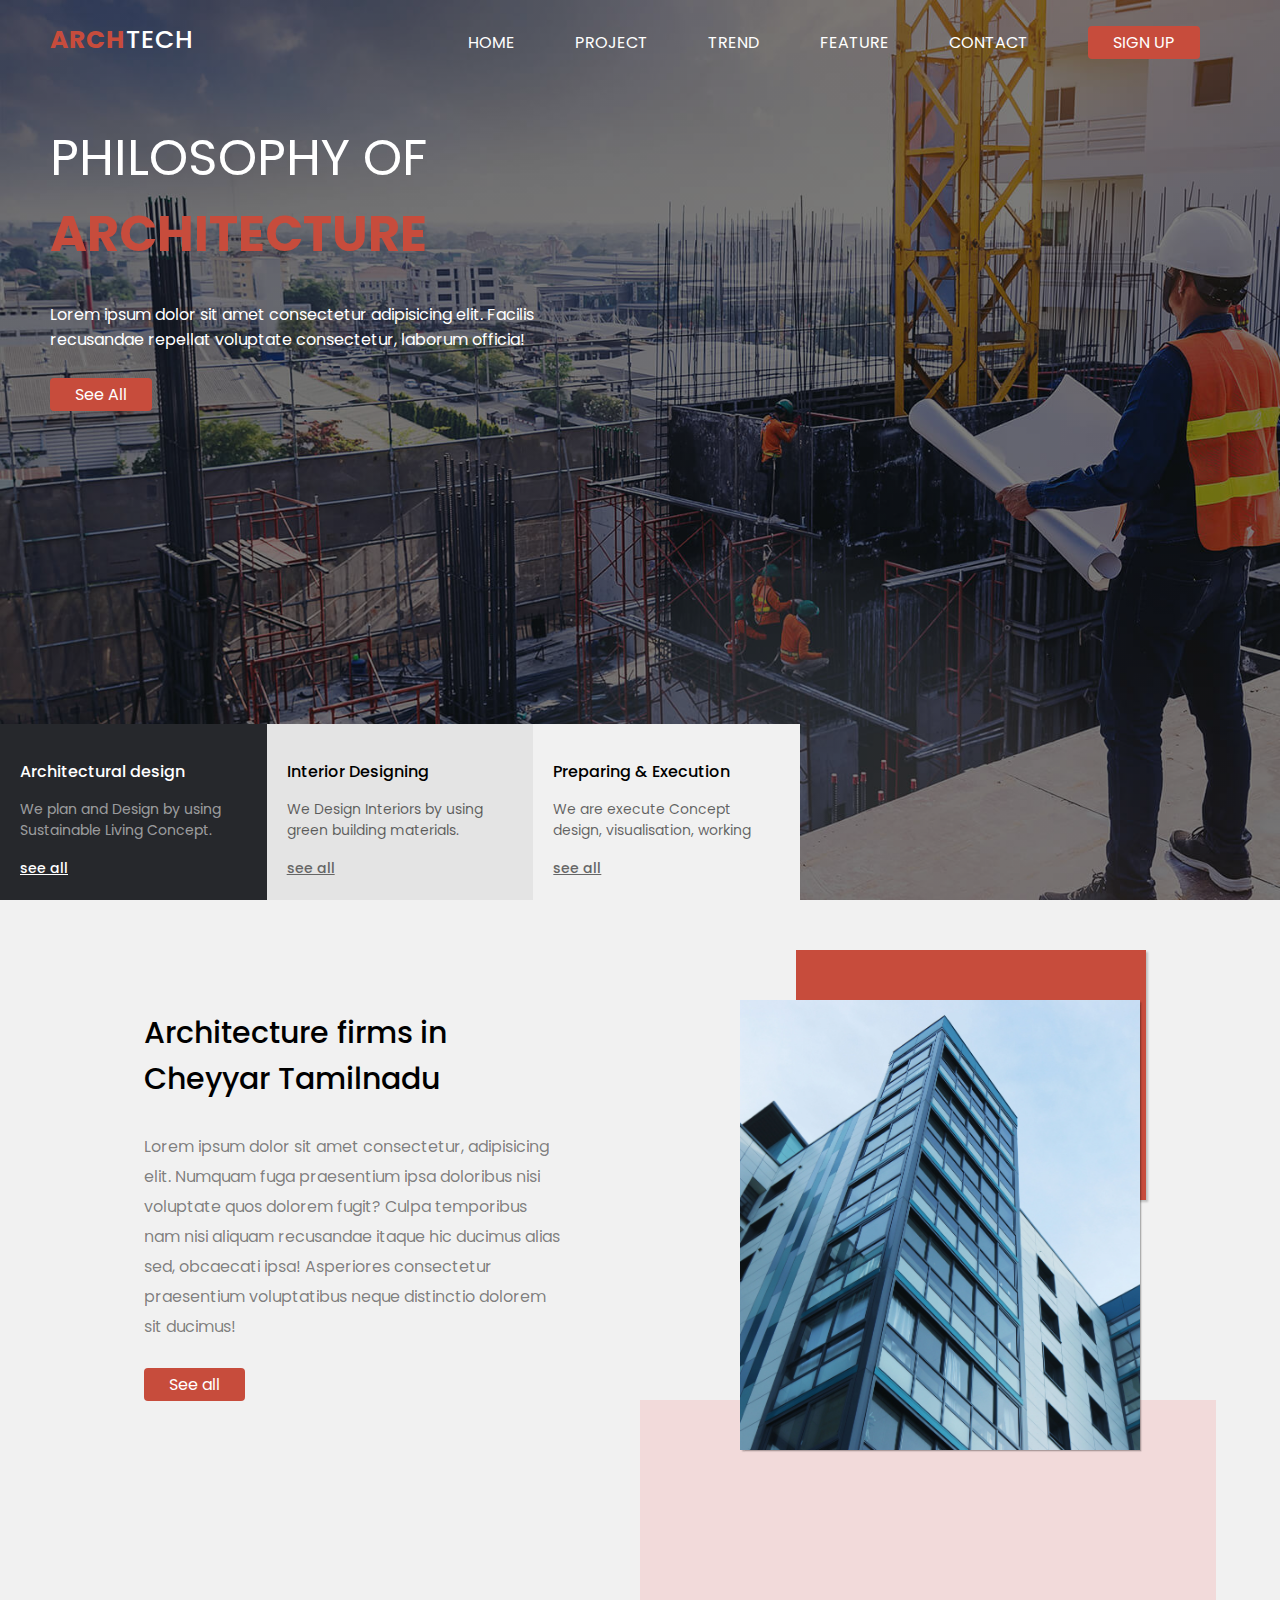
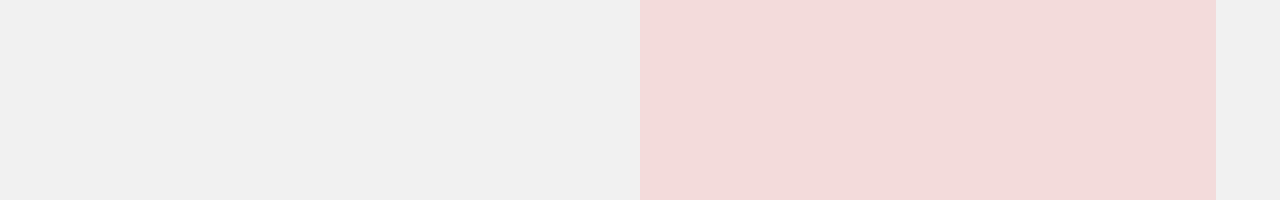
<file: arch-tech/index.html>
<!DOCTYPE html>
<html lang="en">
<head>
    <meta charset="UTF-8">
    <meta http-equiv="X-UA-Compatible" content="IE=edge">
    <meta name="viewport" content="width=device-width, initial-scale=1.0">
    <title>Document</title>
    <link rel="stylesheet" href="style.css">
</head>
<body>
 <section class="header" id="header">
        <nav>
            <h1><span>ARCH</span>TECH</h1>
            <div class="nav-bar">
                <ul>
                    <li><a href="#header">HOME</a></li>
                    <li><a href="#project">PROJECT</a></li>
                    <li><a href="#trend">TREND</a></li>
                    <li><a href="#feature">FEATURE</a></li>
                    <li><a href="#contact">CONTACT</a></li>
                    <li><a href="#" class="btn-link">SIGN UP</a></li>
                </ul>
            </div>
            <div class="btn-hide">
                <span class="bar"></span>
                <span class="bar"></span>
                <span class="bar"></span>
            </div>
        </nav>
        <div class="banner">
            <h1>Philosophy of <br><span>Architecture</span></h1>
            <P>Lorem ipsum dolor sit amet consectetur adipisicing elit. Facilis <br> recusandae repellat voluptate consectetur, laborum officia!</P>
            <a href="" class="btn-link">See All</a>
        </div>
        <div class="services">
            <div class="service">
                <h3>Architectural design</h3>
                <p>We plan and Design by using Sustainable Living Concept.</p>
                <a href="">see all</a>
            </div>
            <div class="service">
                <h3>Interior Designing</h3>
                <p>We Design Interiors by using green building materials.</p>
                <a href="">see all</a>
            </div>
            <div class="service">
                <h3>Preparing & Execution</h3>
                <p>We are execute Concept design, visualisation, working</p>
                <a href="">see all</a>
            </div>
        </div>
    </section> 
    <section class="project" id="project">
        <div class="row">
            <div class="col">
                <h3>Architecture firms in <br> Cheyyar Tamilnadu </h3>
                <p>Lorem ipsum dolor sit amet consectetur, adipisicing elit. Numquam fuga praesentium ipsa doloribus nisi voluptate quos dolorem fugit? Culpa temporibus nam nisi aliquam recusandae itaque hic ducimus alias sed, obcaecati ipsa! Asperiores consectetur praesentium voluptatibus neque distinctio dolorem sit ducimus!</p>
                <a href="#" class="btn-link">See all</a>
            </div>
            <div class="col col-2">
                <div class="box-1"></div>
                <div class="box-2"></div>
                <div class="img-box"></div>
            </div>
            <div class="top">
                <a href="#header">TOP</a>
            </div>
        </div>
    </section>
</body>
</html>
</file>
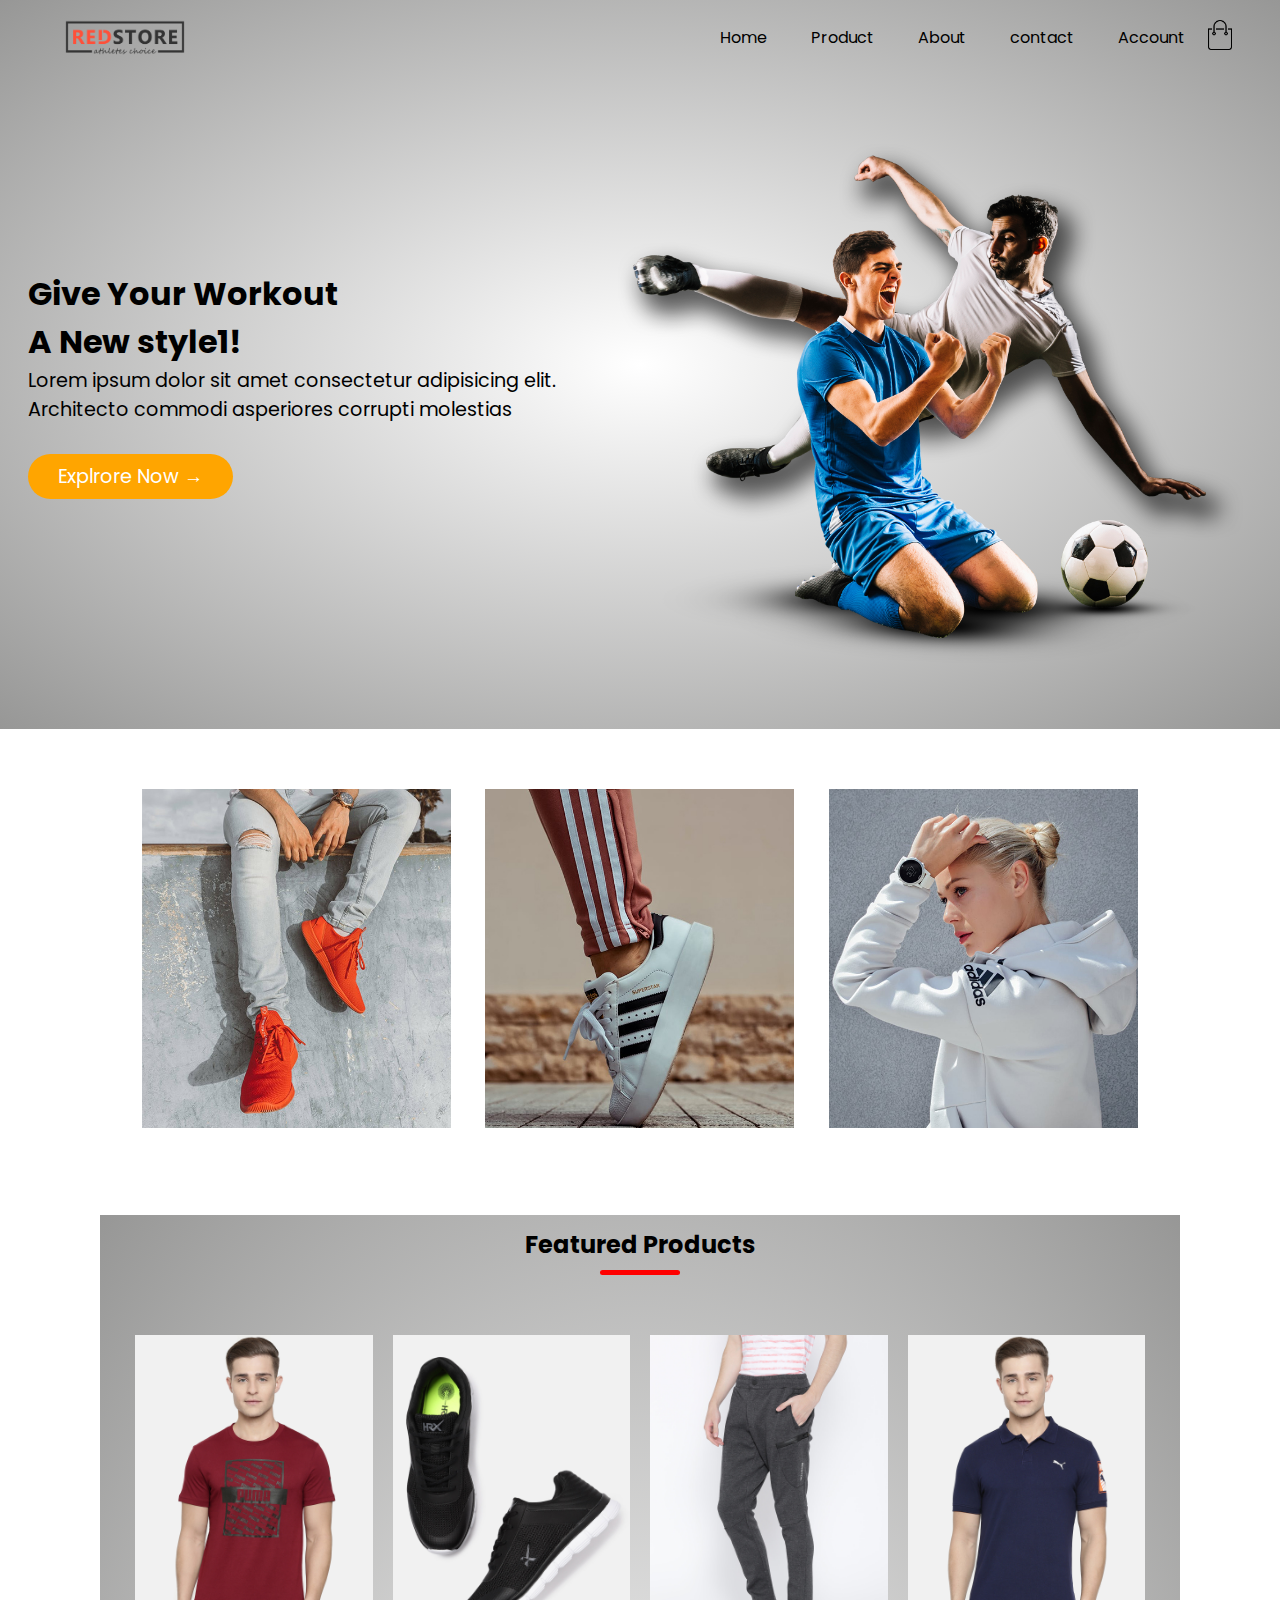
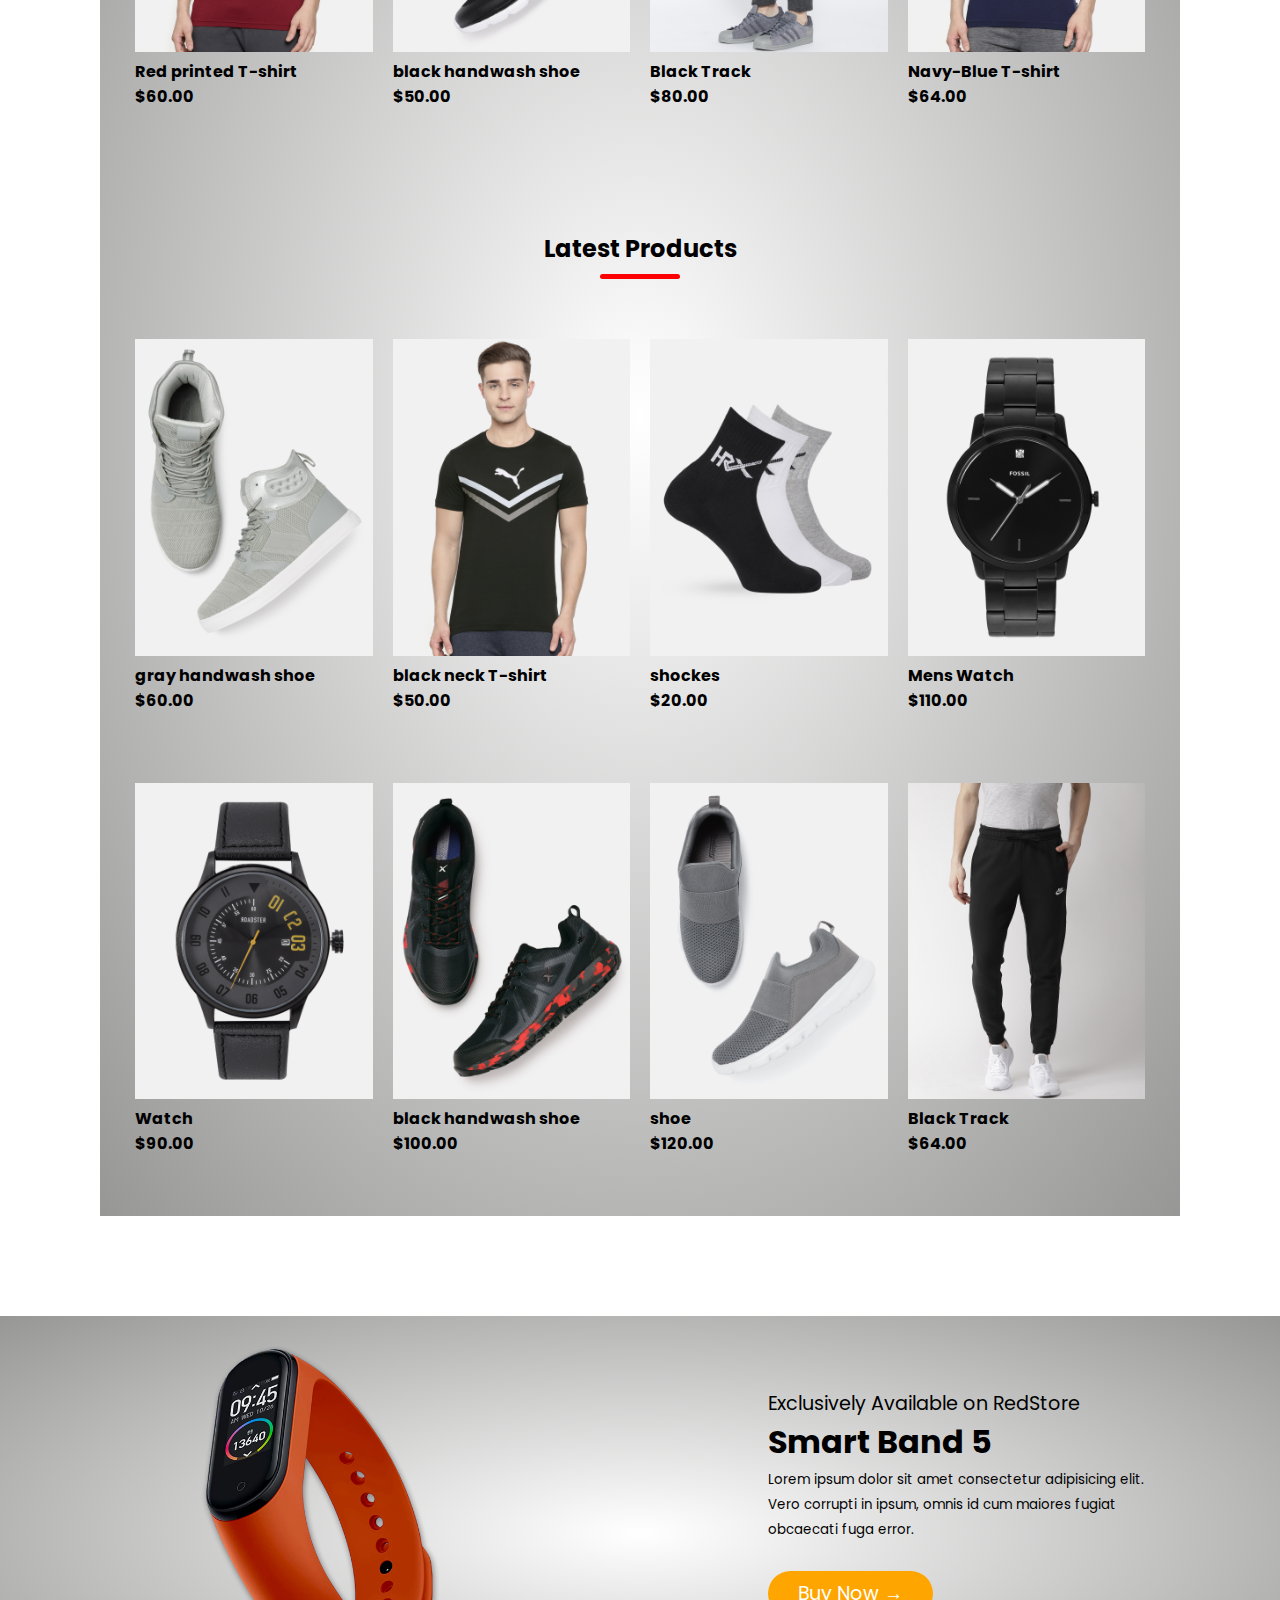
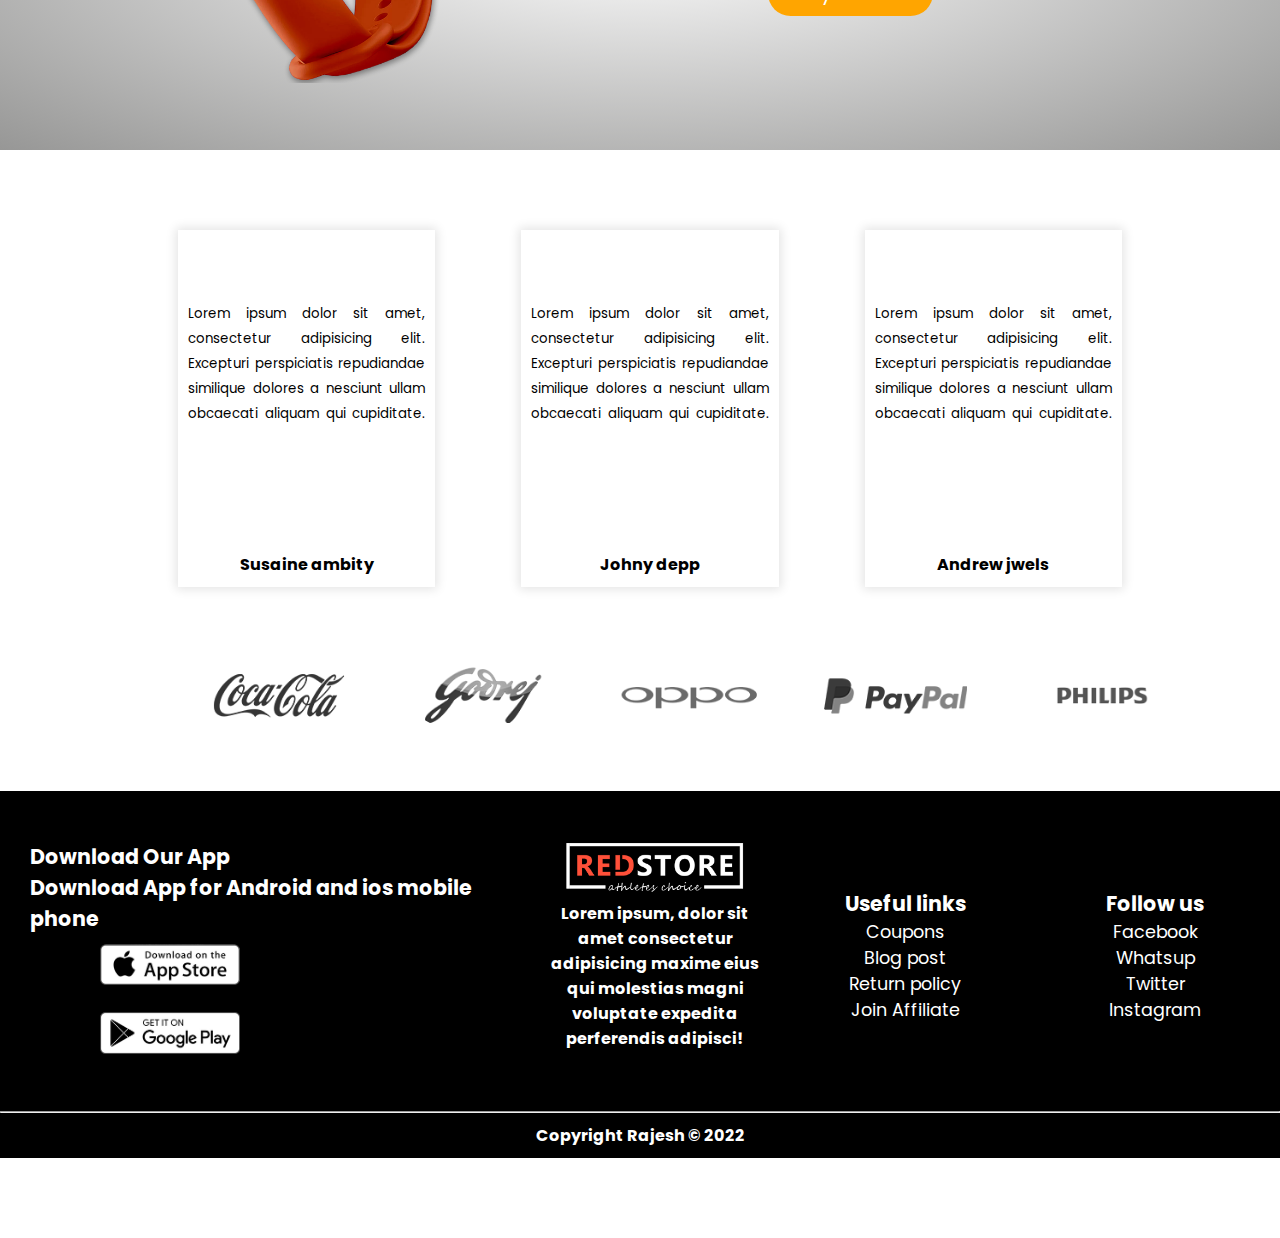
<file: E-commerce/index.html>
<!DOCTYPE html>
<html lang="en">

<head>
    <meta charset="UTF-8">
    <meta http-equiv="X-UA-Compatible" content="IE=edge">
    <meta name="viewport" content="width=device-width, initial-scale=1.0">
    <title>E-commerce</title>

    <link rel="stylesheet" href="style.css">
    <link rel="preconnect" href="https://fonts.googleapis.com">
    <link rel="preconnect" href="https://fonts.gstatic.com" crossorigin>
    <link href="https://fonts.googleapis.com/css2?family=Poppins:wght@300&display=swap" rel="stylesheet">
    <link rel="stylesheet" href="https://cdnjs.cloudflare.com/ajax/libs/font-awesome/6.2.0/css/all.min.css"
        integrity="sha512-xh6O/CkQoPOWDdYTDqeRdPCVd1SpvCA9XXcUnZS2FmJNp1coAFzvtCN9BmamE+4aHK8yyUHUSCcJHgXloTyT2A=="
        crossorigin="anonymous" referrerpolicy="no-referrer" />
    <link href="https://unpkg.com/aos@2.3.1/dist/aos.css" rel="stylesheet">
    <!-- CSS only -->
    <!-- <link href="https://cdn.jsdelivr.net/npm/bootstrap@5.2.1/dist/css/bootstrap.min.css" rel="stylesheet" integrity="sha384-iYQeCzEYFbKjA/T2uDLTpkwGzCiq6soy8tYaI1GyVh/UjpbCx/TYkiZhlZB6+fzT" crossorigin="anonymous"> -->
</head>
<body>
    <div class="header">
        <div class="container first">
            <div class="navbar">
                <div class="logo">
                    <img src="images/logo.png" alt="logo" width="120px">
                </div>
                <nav>
                    <ul id="MenuItem">
                        <li><a href="#">Home</a></li>
                        <li><a href="product.html">Product</a></li>
                        <li><a href="#">About</a></li>
                        <li><a href="#">contact</a></li>
                        <li><a href="account.html">Account</a></li>
                    </ul>
                </nav>
               <a href="cart.html"> <img src="images/cart.png" alt="card" height="30px" width="30px"></a>
                <img src="images/menu.png" class="menu-icon" onclick="menutoggle()">
            </div>

        </div>

        <div class="row  awe">
            <div class="col-md-6">
                <h1>Give Your Workout <br> A New style1!</h1>
                <p>Lorem ipsum dolor sit amet consectetur adipisicing elit.<br> Architecto commodi asperiores corrupti
                    molestias</p>
                <!-- <button class="btn btn-warning text-white">Explore Now</button> -->
                <a href="" class="btn">Explrore Now &#8594;</a>
            </div>
            <div class="col-6">
                <img src="images/image1.png" data-aos="flip-left" data-aos-easing="ease-out-cubic"
                data-aos-duration="2000"  alt="image1">
            </div>
        </div>
    </div>

    <!-- catagories -->
    <div class="catagories">
        <div class="small-container">
            <div class="row">
                <div class="col-3">
                   <a href="product.html"><img src="images/category-1.jpg" alt="category1"></a>
                </div>
                <div class="col-3">
                    <a href="product.html"> <img src="images/category-2.jpg" alt="category2"></a>

                </div>
                <div class="col-3">
                    <a href="product.html"><img src="images/category-3.jpg" alt="category3"></a> 

                </div>
            </div>
        </div>
    </div>


    <!-- feature products -->
    <div class="small-container theory">
        <h2 class="tittle">Featured Products</h2>
        <div class="row">
            <div class="col-4">
               <a href="singleproduct.html"> <img src="images/product-1.jpg" alt="product"></a>
                <h4>Red printed T-shirt</h4>
                <div class="rating">
                    <i class="fa-solid fa-star"></i>
                    <i class="fa-solid fa-star"></i>
                    <i class="fa-solid fa-star"></i>
                    <i class="fa-solid fa-star"></i>
                    <i class="fa-regular fa-star"></i>
                </div>
                <p>$60.00</p>
            </div>
            <div class="col-4">
                <img src="images/product-2.jpg" alt="product">
                <h4>black handwash shoe</h4>
                <div class="rating">
                    <i class="fa-solid fa-star"></i>
                    <i class="fa-solid fa-star"></i>
                    <i class="fa-solid fa-star"></i>
                    <i class="fa-solid fa-star"></i>
                    <i class="fa-regular fa-star"></i>
                </div>
                <p>$50.00</p>
            </div>

            <div class="col-4">
                <img src="images/product-3.jpg" alt="product">
                <h4>Black Track</h4>
                <div class="rating">
                    <i class="fa-solid fa-star"></i>
                    <i class="fa-solid fa-star"></i>
                    <i class="fa-solid fa-star"></i>
                    <i class="fa-solid fa-star"></i>
                    <i class="fa-regular fa-star"></i>
                </div>
                <p>$80.00</p>
            </div>

            <div class="col-4">
                <img src="images/product-4.jpg" alt="product">
                <h4>Navy-Blue T-shirt</h4>
                <div class="rating">
                    <i class="fa-solid fa-star"></i>
                    <i class="fa-solid fa-star"></i>
                    <i class="fa-solid fa-star"></i>
                    <i class="fa-solid fa-star"></i>
                    <i class="fa-regular fa-star"></i>
                </div>
                <p>$64.00</p>
            </div>
        </div>

        <h2 class="tittle">Latest Products</h2>
        <div class="row">
            <div class="col-4">
                <img src="images/product-5.jpg" alt="product">
                <h4>gray handwash shoe</h4>
                <div class="rating">
                    <i class="fa-solid fa-star"></i>
                    <i class="fa-solid fa-star"></i>
                    <i class="fa-solid fa-star"></i>
                    <i class="fa-solid fa-star"></i>
                    <i class="fa-regular fa-star"></i>
                </div>
                <p>$60.00</p>
            </div>
            <div class="col-4">
                <img src="images/product-6.jpg" alt="product">
                <h4>black neck T-shirt</h4>
                <div class="rating">
                    <i class="fa-solid fa-star"></i>
                    <i class="fa-solid fa-star"></i>
                    <i class="fa-solid fa-star"></i>
                    <i class="fa-solid fa-star"></i>
                    <i class="fa-regular fa-star"></i>
                </div>
                <p>$50.00</p>
            </div>

            <div class="col-4">
                <img src="images/product-7.jpg" alt="product">
                <h4>shockes</h4>
                <div class="rating">
                    <i class="fa-solid fa-star"></i>
                    <i class="fa-solid fa-star"></i>
                    <i class="fa-solid fa-star"></i>
                    <i class="fa-solid fa-star"></i>
                    <i class="fa-regular fa-star"></i>
                </div>
                <p>$20.00</p>
            </div>

            <div class="col-4">
                <img src="images/product-8.jpg" alt="product">
                <h4>Mens Watch</h4>
                <div class="rating">
                    <i class="fa-solid fa-star"></i>
                    <i class="fa-solid fa-star"></i>
                    <i class="fa-solid fa-star"></i>
                    <i class="fa-solid fa-star"></i>
                    <i class="fa-regular fa-star"></i>
                </div>
                <p>$110.00</p>
            </div>
        </div>

        <div class="row">
            <div class="col-4">
                <img src="images/product-9.jpg" alt="product">
                <h4>Watch</h4>
                <div class="rating">
                    <i class="fa-solid fa-star"></i>
                    <i class="fa-solid fa-star"></i>
                    <i class="fa-solid fa-star"></i>
                    <i class="fa-solid fa-star"></i>
                    <i class="fa-regular fa-star"></i>
                </div>
                <p>$90.00</p>
            </div>
            <div class="col-4">
                <img src="images/product-10.jpg" alt="product">
                <h4>black handwash shoe</h4>
                <div class="rating">
                    <i class="fa-solid fa-star"></i>
                    <i class="fa-solid fa-star"></i>
                    <i class="fa-solid fa-star"></i>
                    <i class="fa-solid fa-star"></i>
                    <i class="fa-regular fa-star"></i>
                </div>
                <p>$100.00</p>
            </div>

            <div class="col-4">
                <img src="images/product-11.jpg" alt="product">
                <h4>shoe</h4>
                <div class="rating">
                    <i class="fa-solid fa-star"></i>
                    <i class="fa-solid fa-star"></i>
                    <i class="fa-solid fa-star"></i>
                    <i class="fa-solid fa-star"></i>
                    <i class="fa-regular fa-star"></i>
                </div>
                <p>$120.00</p>
            </div>

            <div class="col-4">
                <img src="images/product-12.jpg" alt="product">
                <h4>Black Track</h4>
                <div class="rating">
                    <i class="fa-solid fa-star"></i>
                    <i class="fa-solid fa-star"></i>
                    <i class="fa-solid fa-star"></i>
                    <i class="fa-solid fa-star"></i>
                    <i class="fa-regular fa-star"></i>
                </div>
                <p>$64.00</p>
            </div>
        </div>

    </div>


    <div class="offer">
        <div class="row">
            <div class="col-3">
                <img src="images/exclusive.png" alt="offer">
            </div>
            <div class="col-3">
                <p>Exclusively Available on RedStore</p>
                <h1>Smart Band 5</h1>
                <small>
                    Lorem ipsum dolor sit amet consectetur adipisicing elit. Vero corrupti in ipsum, omnis id cum
                    maiores fugiat obcaecati fuga error.
                </small><br>

                <a href="" class="btn">Buy Now &#8594;</a>

            </div>
        </div>
    </div>

    <!-- testimonAL -->
    <div class="testimonial">
        <div class="small-container">
            <div class="row">
                <div class="col-4">
                    <i class="fa-solid fa-quote-left"></i><br>
                    <div class="rating">
                        <i class="fa-solid fa-star"></i>
                        <i class="fa-solid fa-star"></i>
                        <i class="fa-solid fa-star"></i>
                        <i class="fa-solid fa-star"></i>
                        <i class="fa-regular fa-star"></i>
                    </div>
                    <small>Lorem ipsum dolor sit amet, consectetur adipisicing elit. Excepturi perspiciatis repudiandae
                        similique dolores a nesciunt ullam obcaecati aliquam qui cupiditate.</small>
                    <img src="images/user-1.png" data-aos="flip-left" data-aos-easing="ease-out-cubic"
                        data-aos-duration="2000" alt="user">
                    <p>Susaine ambity</p>
                </div>

                <div class="col-4">
                    <i class="fa-solid fa-quote-left"></i><br>
                    <div class="rating">
                        <i class="fa-solid fa-star"></i>
                        <i class="fa-solid fa-star"></i>
                        <i class="fa-solid fa-star"></i>
                        <i class="fa-solid fa-star"></i>
                        <i class="fa-regular fa-star"></i>
                    </div>
                    <small>Lorem ipsum dolor sit amet, consectetur adipisicing elit. Excepturi perspiciatis repudiandae
                        similique dolores a nesciunt ullam obcaecati aliquam qui cupiditate.</small>
                    <img src="images/user-2.png" data-aos="flip-left" data-aos-easing="ease-out-cubic"
                        data-aos-duration="2000" alt="user">
                    <p>Johny depp</p>
                </div>

                <div class="col-4">
                    <i class="fa-solid fa-quote-left"></i><br>
                    <div class="rating">
                        <i class="fa-solid fa-star"></i>
                        <i class="fa-solid fa-star"></i>
                        <i class="fa-solid fa-star"></i>
                        <i class="fa-solid fa-star"></i>
                        <i class="fa-regular fa-star"></i>
                    </div>
                    <small>Lorem ipsum dolor sit amet, consectetur adipisicing elit. Excepturi perspiciatis repudiandae
                        similique dolores a nesciunt ullam obcaecati aliquam qui cupiditate.</small>
                    <img src="images/user-3.png" data-aos="flip-left" data-aos-easing="ease-out-cubic"
                        data-aos-duration="2000" alt="user">
                    <p>Andrew jwels</p>
                </div>
            </div>
        </div>


        <!-- brands -->
        <div class="brands">
            <div class="small-container">
                <div class="row">
                    <div class="col-5">
                        <img src="images/logo-coca-cola.png" alt="coca cola">
                    </div>
                    <div class="col-5">
                        <img src="images/logo-godrej.png" alt="godrej">
                    </div>
                    <div class="col-5">
                        <img src="images/logo-oppo.png" alt="oppo">
                    </div>
                    <div class="col-5">
                        <img src="images/logo-paypal.png" alt="paypal">
                    </div>
                    <div class="col-5">
                        <img src="images/logo-philips.png" alt="philips">
                    </div>
                    <!-- <div class="col-5">
                <img src="images/logo-white.png" alt="white">
            </div> -->
                </div>
            </div>
        </div>


        <!-- footer -->
        <div class="footer">
            <div class="container">
                <div class="row">
                    <div class="footer-col-1">
                        <h3>Download Our App</h3>
                        <h3>Download App for Android and ios mobile phone</h3>
                        <div class="app-logo">
                            <img src="images/app-store.png">
                            <img src="images/play-store.png">
                        </div>
                    </div>
                    <div class="footer-col-2">
                        <img src="images/logo-white.png" alt="white">
                        <p>Lorem ipsum, dolor sit amet consectetur adipisicing maxime eius qui molestias magni voluptate
                            expedita perferendis adipisci!</p>
                    </div>
                    <div class="footer-col-3">
                        <h3>Useful links</h3>
                        <ul>
                            <li>Coupons</li>
                            <li>Blog post</li>
                            <li>Return policy</li>
                            <li>Join Affiliate</li>
                        </ul>

                    </div>
                    <div class="footer-col-4">
                        <h3>Follow us</h3>
                        <ul>
                            <li>Facebook</li>
                            <li>Whatsup</li>
                            <li>Twitter</li>
                            <li>Instagram</li>
                        </ul>
                    </div>
                </div>
            </div>
        </div>
        <div class="container">
            <div class="footer1">
          
                <hr>

                <p style="color:white;">Copyright Rajesh &#169; 2022</p>
            </div>
        </div>


<!-- js for menutoggle -->
<script>
    let MenuItem=document.getElementById("MenuItem");
    MenuItem.style.maxHeight = "0px";

    function menutoggle(){
        if( MenuItem.style.maxHeight == "0px"){
            MenuItem.style.maxHeight = "250px";

        }
        else{
            MenuItem.style.maxHeight = "0px";
        }
    }

</script>

        <script src="https://unpkg.com/aos@2.3.1/dist/aos.js"></script>

        <script>
            AOS.init();
        </script>



        <!-- JavaScript Bundle with Popper -->
        <!-- <script src="https://cdn.jsdelivr.net/npm/bootstrap@5.2.1/dist/js/bootstrap.bundle.min.js" integrity="sha384-u1OknCvxWvY5kfmNBILK2hRnQC3Pr17a+RTT6rIHI7NnikvbZlHgTPOOmMi466C8" crossorigin="anonymous"></script>    -->
</body>

</html>
</file>
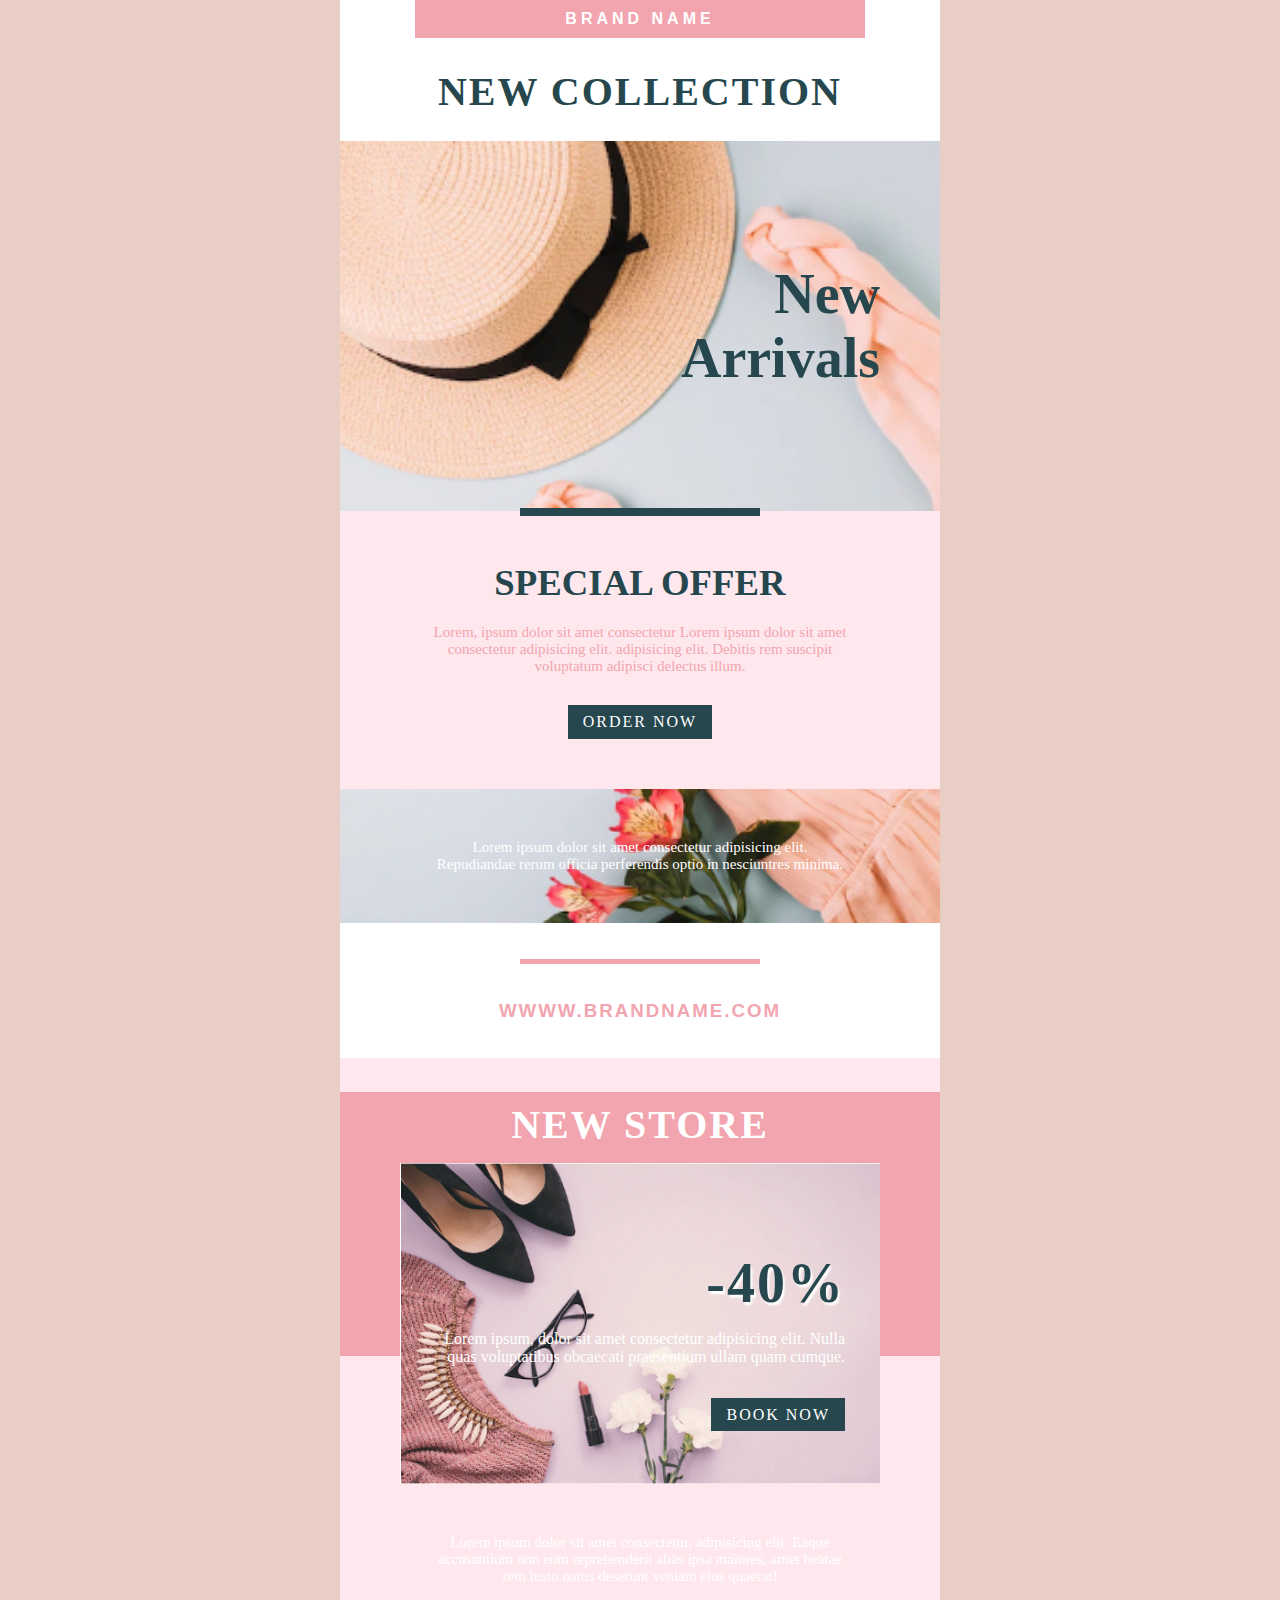
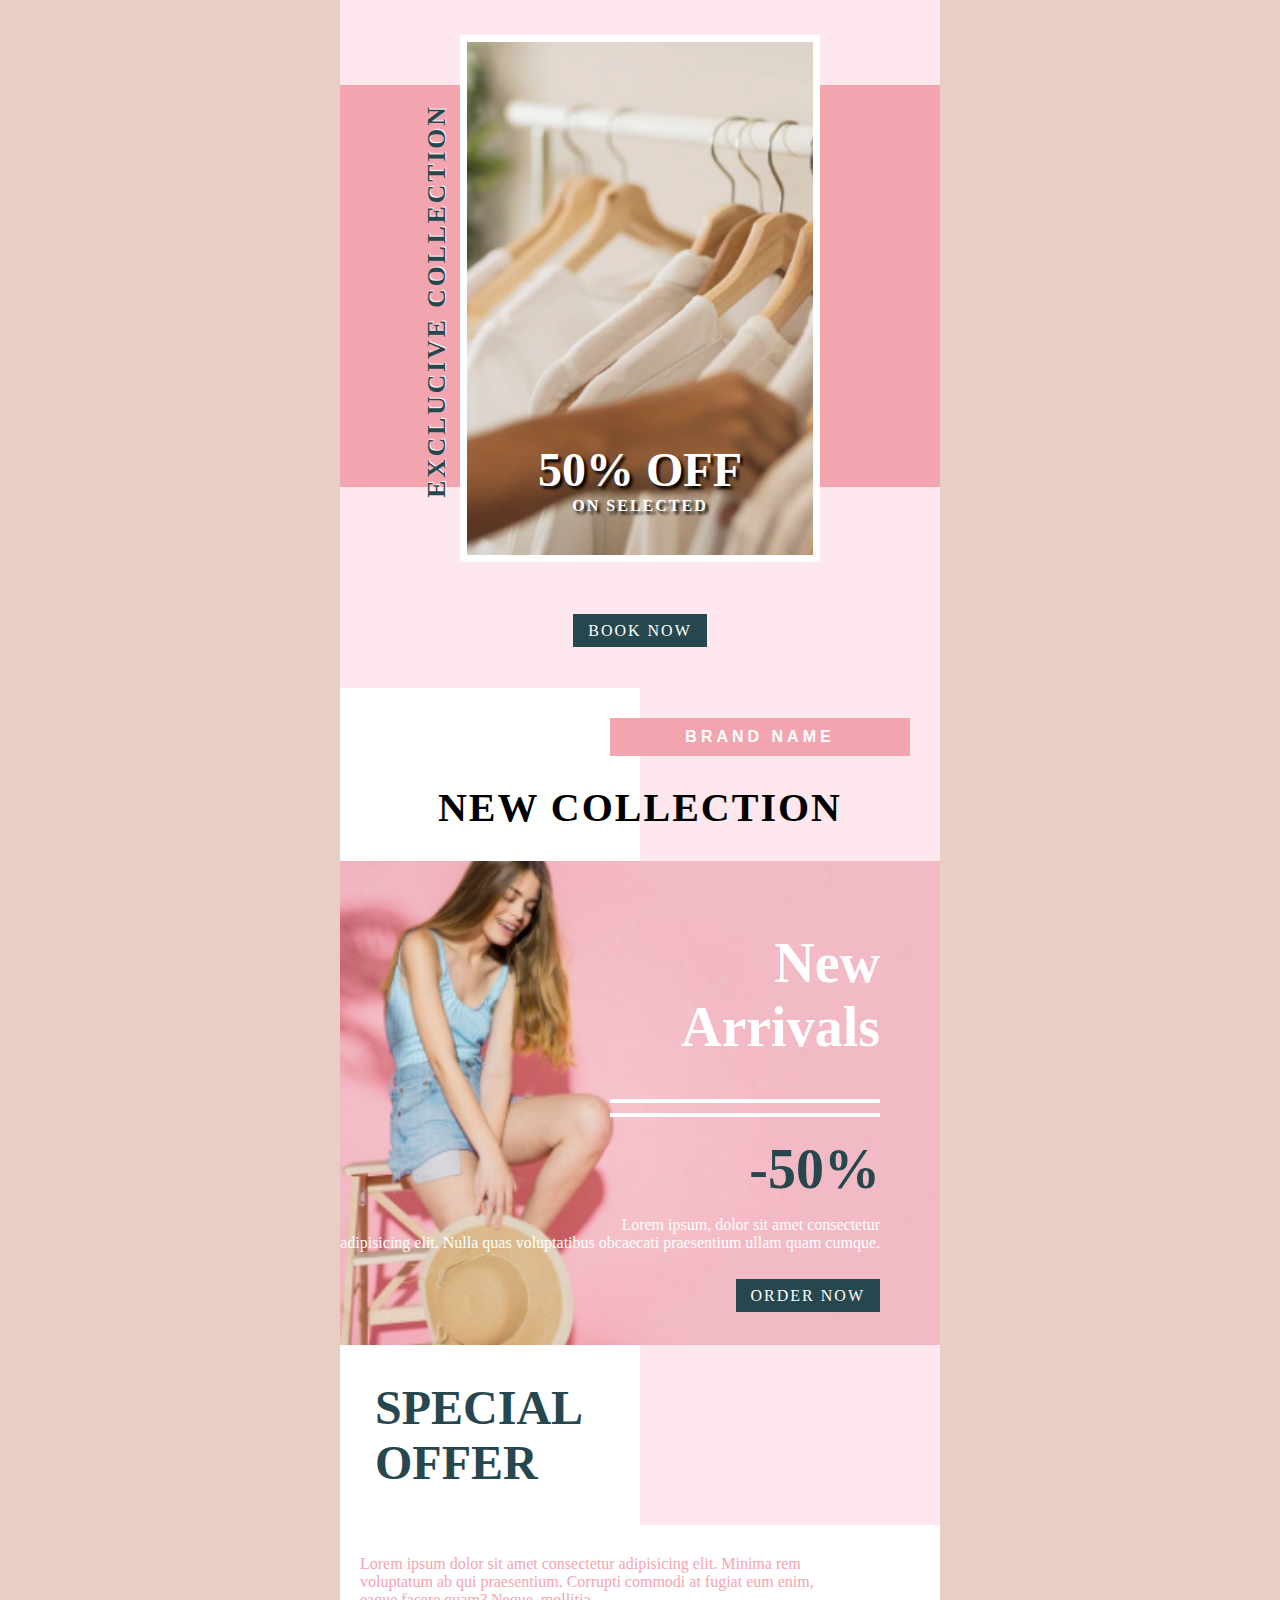
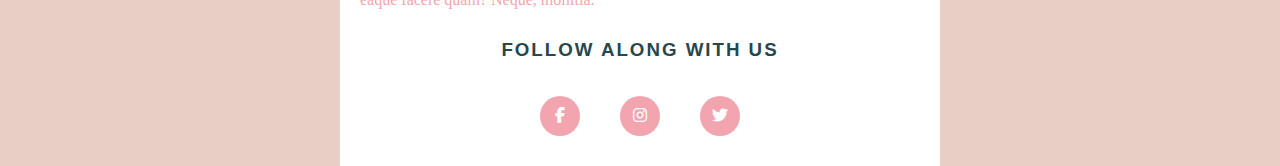
<file: New brand_temp_hosted/index.html>
<!DOCTYPE html>
<html lang="en">

<head>
    <meta charset="UTF-8">
    <meta http-equiv="X-UA-Compatible" content="IE=edge">
    <meta name="viewport" content="width=device-width, initial-scale=1.0">
    <title>Document</title>
    <link rel="stylesheet" href="style.css">
    <link rel="stylesheet" href="https://cdnjs.cloudflare.com/ajax/libs/font-awesome/6.2.0/css/all.min.css">
    
</head>

<body>
    <div class="wrapper">
       
        <div class="container">
            <div class="header-1">
                <div class="tag-top">
                    <h4>BRAND NAME</h4>
                </div>
                <h1>NEW COLLECTION</h1>
            </div>
            <div class="slide">
                <div class="banner">
                    <h1>New <br> Arrivals</h1>
                </div>
               
            </div>

            <div class="pink">
                <div class="line1"></div>
                <h2>SPECIAL OFFER</h2>
                <p>Lorem, ipsum dolor sit amet consectetur Lorem ipsum dolor sit amet consectetur adipisicing elit.
                    adipisicing elit. Debitis rem suscipit voluptatum adipisci delectus illum.</p>
                <a href="" class="btn">ORDER NOW</a>
            </div>

            <div class="footer-1">
                <p>Lorem ipsum dolor sit amet consectetur adipisicing elit. Repudiandae rerum officia perferendis optio
                    in nesciuntres minima.
                </p>
            </div>
            <div class="footer">
                <div class="line2"></div>
                <h3>WWWW.BRANDNAME.COM</h3>
            </div>
        </div>
        <!-- ---------------------- First page  End----------------  -->
        <div class="p_container">
            <div class="header-2">
                <h1>NEW STORE</h1>
                <div class="image">
                    <h1><span>-40%</span></h1>
                    <p>Lorem ipsum, dolor sit amet consectetur adipisicing elit. Nulla quas voluptatibus  obcaecati
                       praesentium ullam quam cumque.
                    </p>
                    <a href="#" class="btn">BOOK NOW</a>
                </div>

            </div>
            <div class="banner-2">
                <p class="para" id="para">Lorem ipsum dolor sit amet consectetur, adipisicing elit. Eaque accusantium
                    non eum  reprehenderit alias ipsa maiores, amet beatae rem iusto natus deserunt veniam eius quaerat!</p>
                <div class="image2">
                    <h1><span>50%</span> OFF</h1>
                    <h6>ON SELECTED </h6>
                </div>

                <div class="side">
                    <h4>EXCLUCIVE COLLECTION </h4>
                </div>

               
                <div class="footer-2">
                    <a href="#" class="btn btn1">BOOK NOW</a>

                </div>
            </div>
        </div>
        <!-- ------------------ Second page End------------------------ -->

        <div class="container2">

            <div class="header3">
                <div class="tag2">
                    <h4>BRAND NAME</h4>
                </div>
                <h1>NEW COLLECTION</h1>
            </div>
            <div class="banner3">
                <div class="right">
                    <h1>New <br> Arrivals</h1>
                    <h3> </h3>
                    <h3></h3>
                    <h2>-50%</h2>
                    <p>Lorem ipsum, dolor sit amet consectetur <br> adipisicing elit. Nulla quas voluptatibus obcaecati
                        praesentium ullam quam cumque.
                    </p>
                    <a href="#" class="btn">ORDER NOW</a>


                </div>


            </div>
            <div class="body">
                <h1>SPECIAL OFFER</h1>
            </div>
        </div>
        <div class="container">
            <div class="footer3">
                <p class="para1">Lorem ipsum dolor sit amet consectetur adipisicing elit. Minima rem voluptatum ab qui
                    praesentium. Corrupti commodi at fugiat eum enim, eaque facere quam? Neque, mollitia.</p>

                <h3>FOLLOW ALONG WITH US</h3>
                <div class="icon">
                    <div><a href="#"><i class="fa-brands fa-facebook-f"></i></a></div>
                    <div><a href="#"><i class="fa-brands fa-instagram"></i></a></div>
                    <div><a href="#"><i class="fa-brands fa-twitter"></i></a></div>
                </div>
            </div>
        </div>

    </div>




   

</body>

</html>
</file>
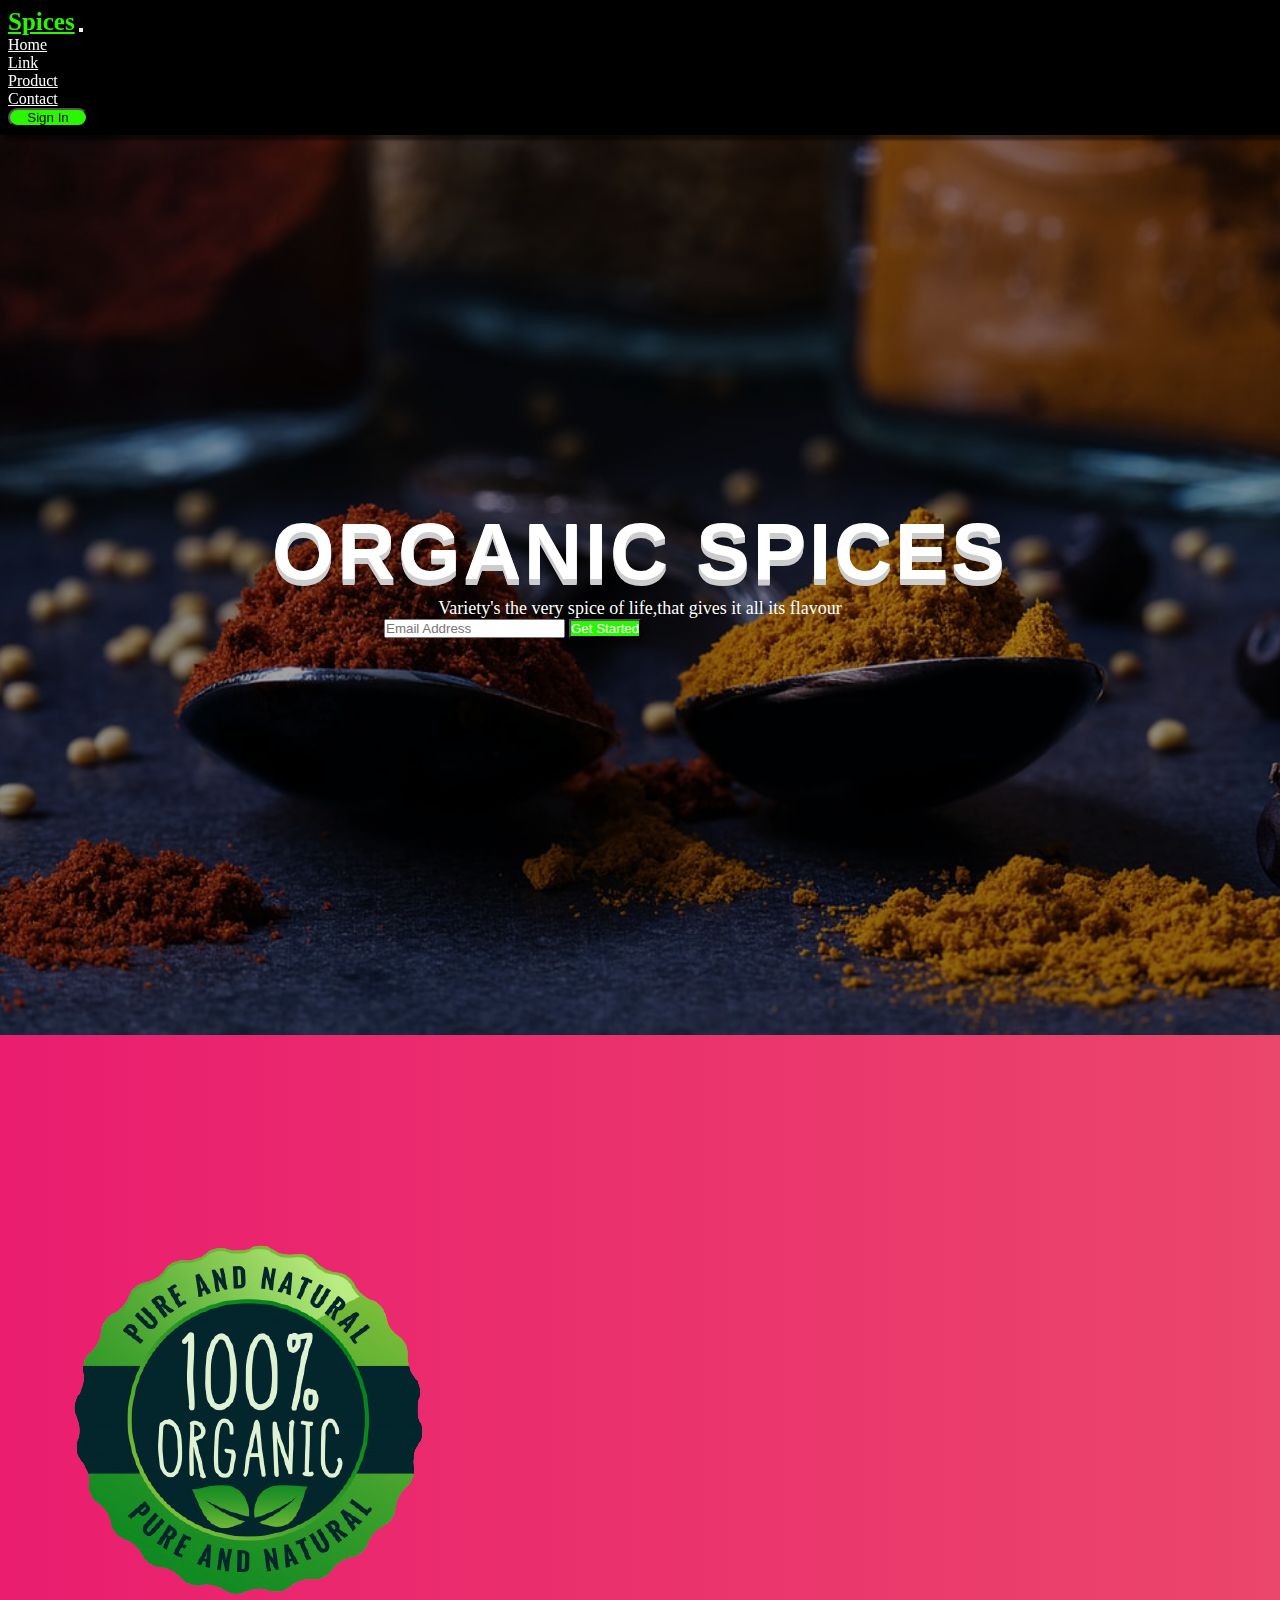
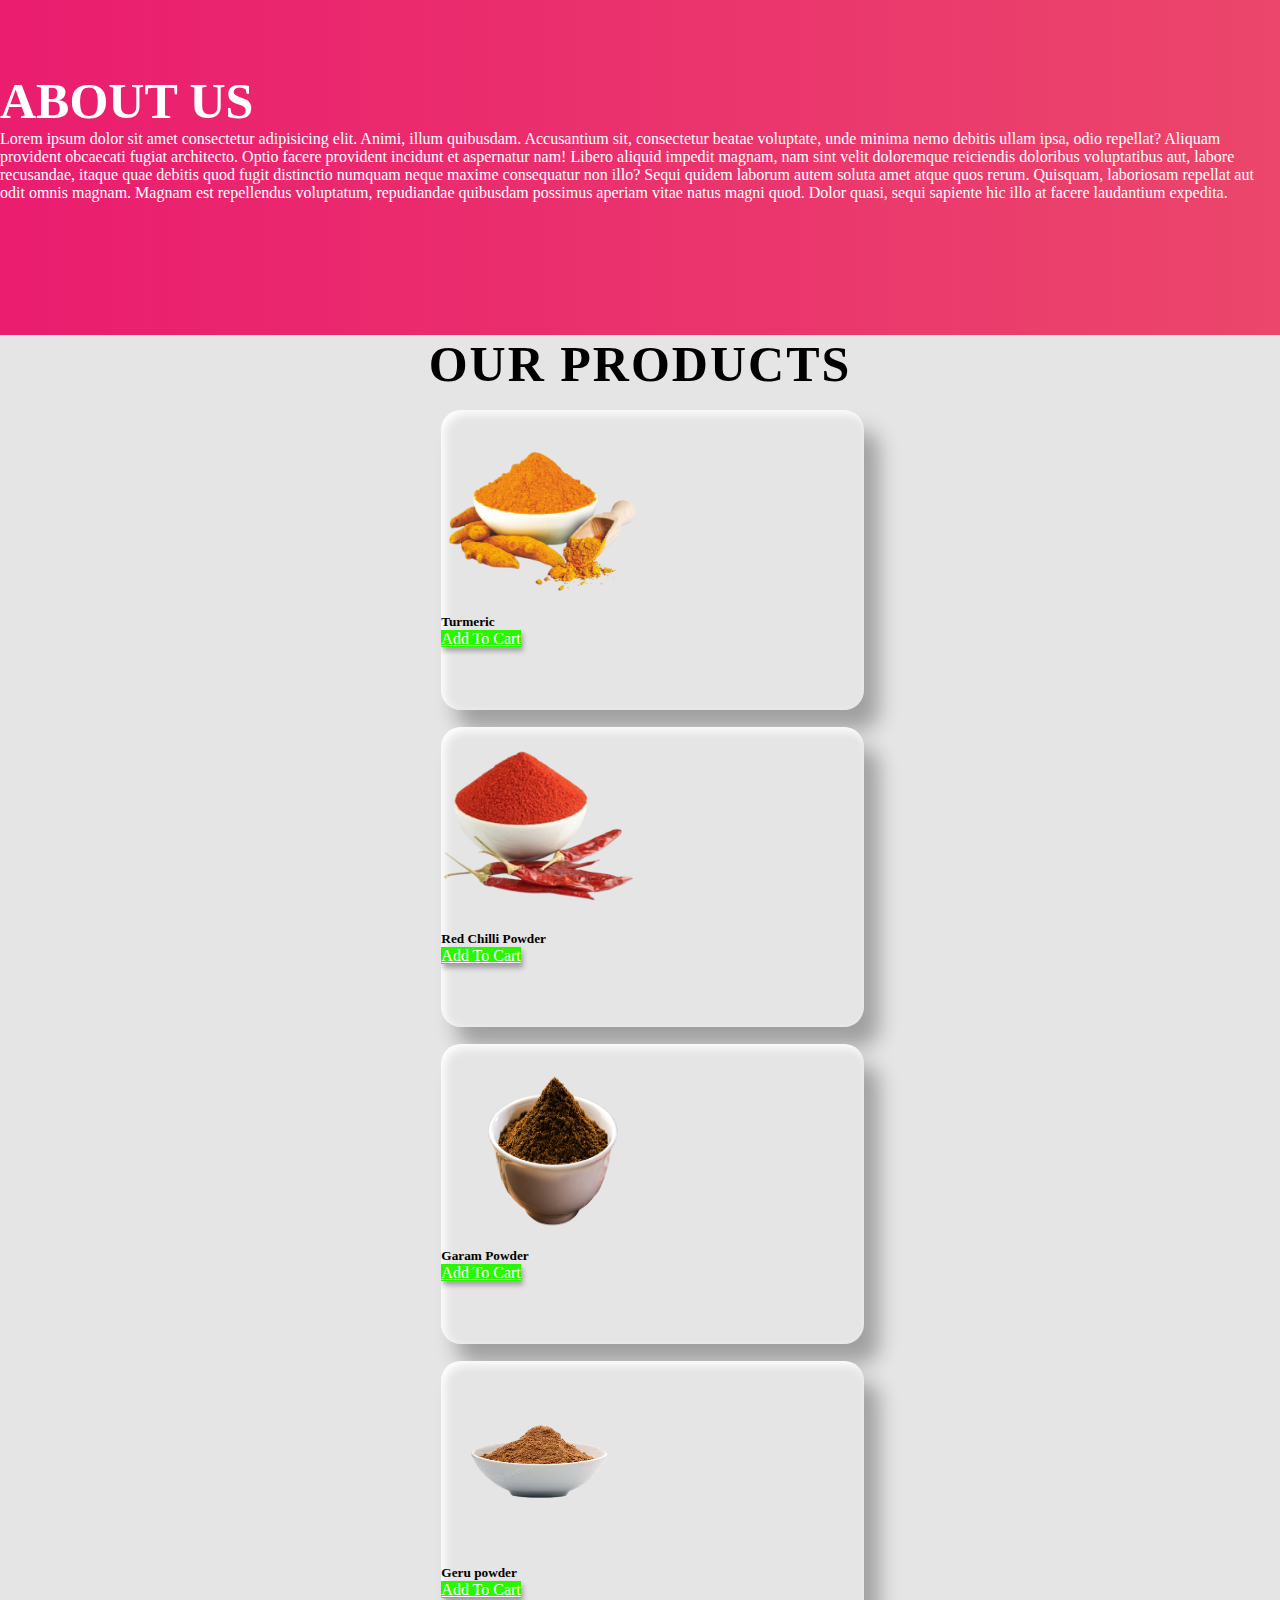
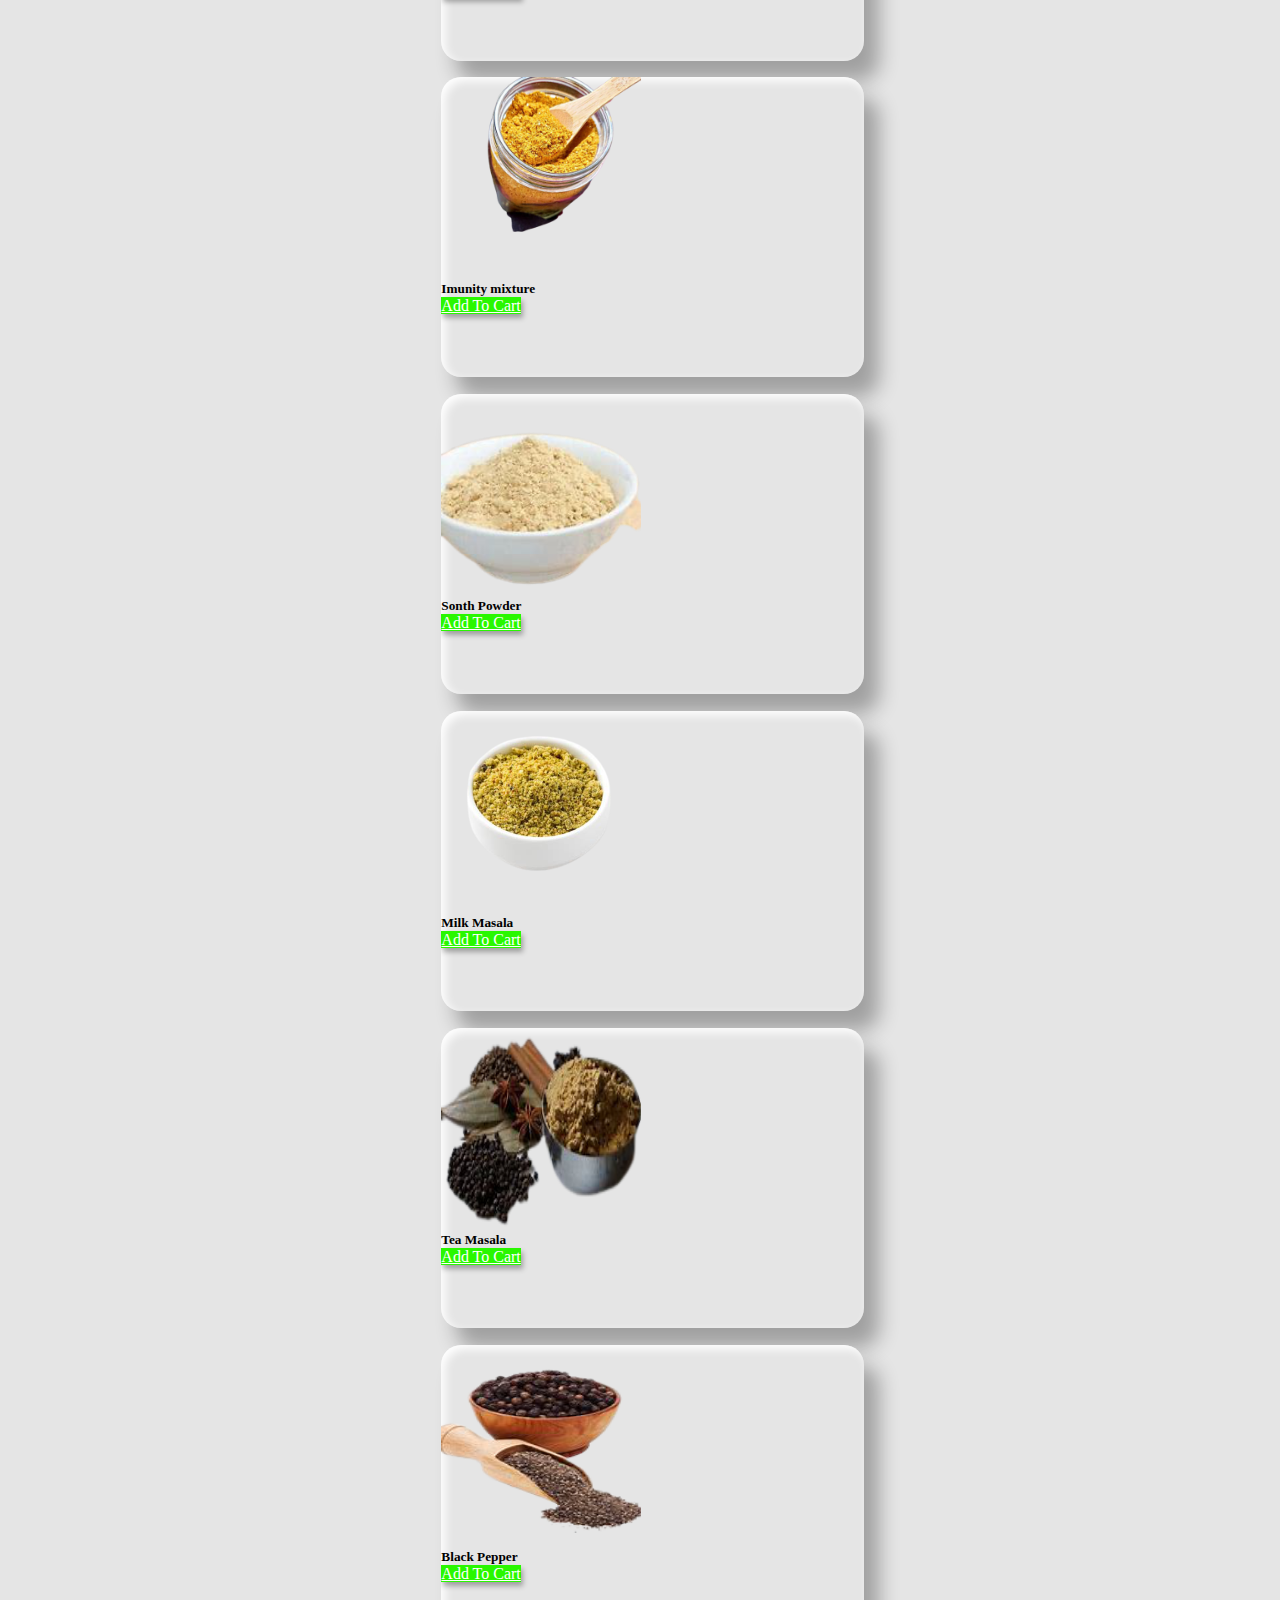
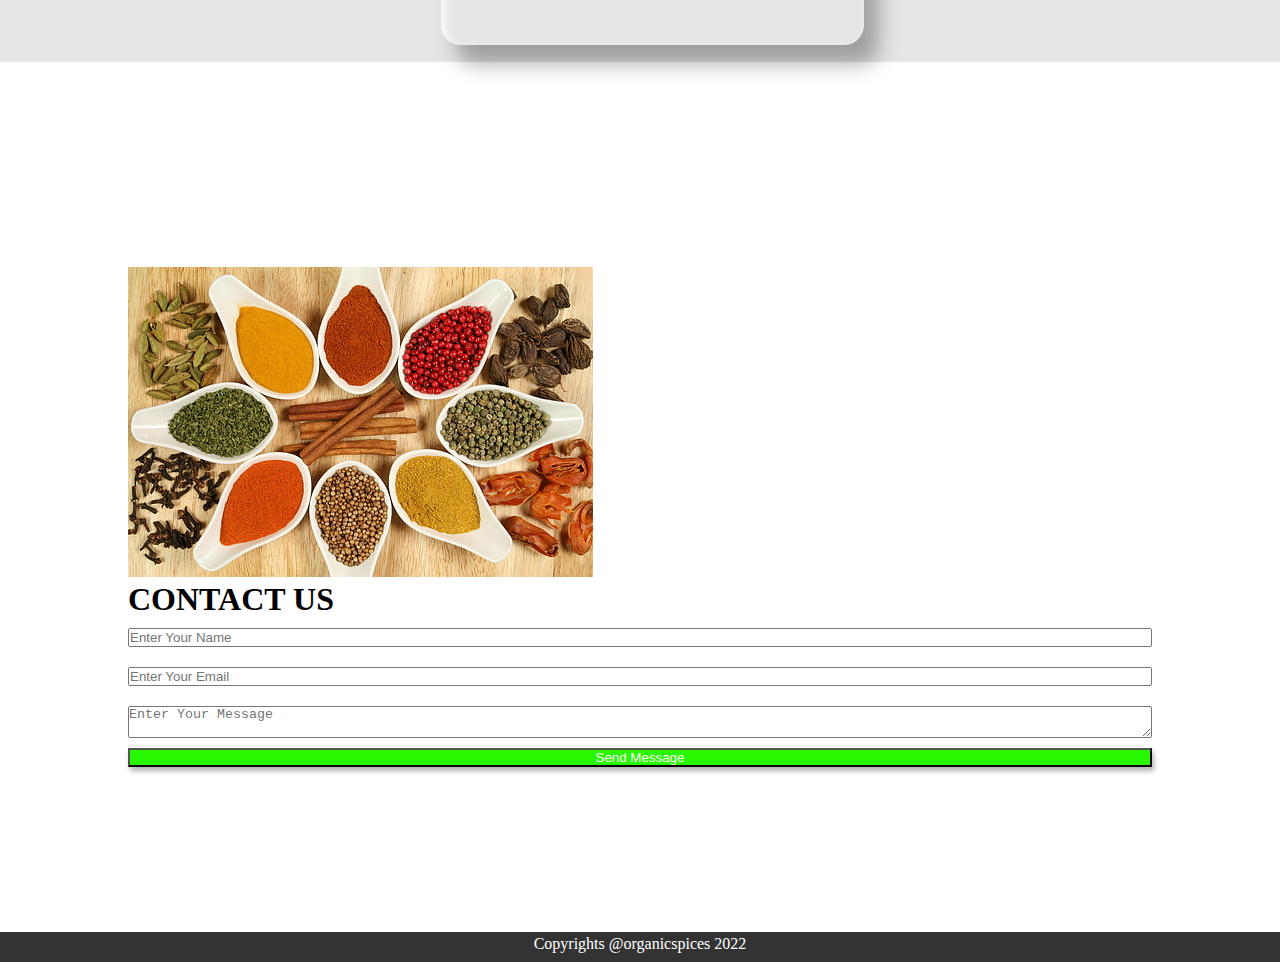
<file: Spices/index.html>
<!DOCTYPE html>
<html lang="en">

<head>
    <meta charset="UTF-8">
    <meta http-equiv="X-UA-Compatible" content="IE=edge">
    <meta name="viewport" content="width=device-width, initial-scale=1.0">
    <title>Document</title>
    <link href="https://cdn.jsdelivr.net/npm/bootstrap@5.2.2/dist/css/bootstrap.min.css" rel="stylesheet"
        integrity="sha384-Zenh87qX5JnK2Jl0vWa8Ck2rdkQ2Bzep5IDxbcnCeuOxjzrPF/et3URy9Bv1WTRi" crossorigin="anonymous">
    <link rel="stylesheet" href="style.css">
</head>

<body>
    <!-- ------------------Navbar------------------  -->
    <nav class="navbar navbar-expand-lg navbar-dark " id="navbar">
        <div class="container-fluid">
            <a class="navbar-brand" href="#">Spices</a>
            <button class="navbar-toggler" type="button" data-bs-toggle="collapse"
                data-bs-target="#navbarSupportedContent" aria-expanded="false"> <span
                    class="navbar-toggler-icon"></span>
            </button>
           
            <div class="collapse navbar-collapse" id="navbarSupportedContent">
                <ul class="navbar-nav mx-auto ">
                    <li class="nav-item">
                        <a class="nav-link" href="#home">Home</a>
                    </li>
                    <li class="nav-item">
                        <a class="nav-link" href="#about">Link</a>
                    </li>
                    <li class="nav-item">
                        <a class="nav-link" href="#product">Product</a>
                    </li>
                    <li class="nav-item">
                        <a class="nav-link" href="#contact">Contact</a>
                    </li>
                </ul>

                <button class="btn p-2 my-lg-0 my-2">Sign In</button>

            </div>
    </nav>
    <!-- ------------------Home------------------  -->

    <section id="home">
        <h1 class="text-center">ORGANIC SPICES</h1>
        <p>Variety's the very spice of life,that gives it all its flavour</p>
        <div class="input-group m-4">
            <input type="text" class="form-control" placeholder="Email Address">
            <button class="btn signin">Get Started</button>
        </div>
    </section>
    <!-- -----------------Aboout------------------  -->
    <section id="about">
        <div class="container-fluid">
            <div class="row">
                <div class="col-lg-6 col-md-6 col-12 my-2">
                    <img src="./images/about.png" class="img-fluid">
                </div>
                <div class="col-lg-6 col-md-6 col-12 p-lg-5 p-2 my-5">
                    <h1>ABOUT US</h1>
                    <P>Lorem ipsum dolor sit amet consectetur adipisicing elit. Animi, illum quibusdam. Accusantium sit,
                        consectetur beatae voluptate, unde minima nemo debitis ullam ipsa, odio repellat? Aliquam
                        provident obcaecati fugiat architecto. Optio facere provident incidunt et aspernatur nam! Libero
                        aliquid impedit magnam, nam sint velit doloremque reiciendis doloribus voluptatibus aut, labore
                        recusandae, itaque quae debitis quod fugit distinctio numquam neque maxime consequatur non illo?
                        Sequi quidem laborum autem soluta amet atque quos rerum. Quisquam, laboriosam repellat aut odit
                        omnis magnam. Magnam est repellendus voluptatum, repudiandae quibusdam possimus aperiam vitae
                        natus magni quod. Dolor quasi, sequi sapiente hic illo at facere laudantium expedita.</P>

                </div>
            </div>
        </div>
    </section>

    <!-- ------------------------product-------------------------------------  -->

    <section id="product">
        <div class="container m-5">
            <h1 class="text-center my-5">OUR PRODUCTS</h1>
            <div class="row">
                <div class="col-md-4 col-sm-6">
                    <div class="card">
                        <img src="./images/img1.png" class="card-img-top">
                        <div class="card-body text-center">
                            <h5 class="card-title">Turmeric</h5>
                            <a href="#" class="btn signin">Add To Cart</a>
                        </div>
                    </div>
                </div>
                <div class="col-md-4">
                    <div class="card">
                        <img src="./images/img2.png" class="card-img-top">
                        <div class="card-body text-center">
                            <h5 class="card-title">Red Chilli Powder</h5>
                            <a href="#" class="btn signin">Add To Cart</a>
                        </div>
                    </div>
                </div>
                <div class="col-md-4">
                    <div class="card">
                        <img src="./images/img3.png" class="card-img-top">
                        <div class="card-body text-center">
                            <h5 class="card-title">Garam Powder</h5>
                            <a href="#" class="btn signin">Add To Cart</a>
                        </div>
                    </div>
                </div>
            </div>

            <div class="row">
                <div class="col-md-4">
                    <div class="card">
                        <img src="./images/img4.png" class="card-img-top">
                        <div class="card-body text-center">
                            <h5 class="card-title">Geru powder</h5>
                            <a href="#" class="btn signin">Add To Cart</a>
                        </div>
                    </div>
                </div>
                <div class="col-md-4">
                    <div class="card">
                        <img src="./images/img5.png" class="card-img-top">
                        <div class="card-body text-center">
                            <h5 class="card-title">Imunity mixture</h5>
                            <a href="#" class="btn signin">Add To Cart</a>
                        </div>
                    </div>
                </div>
                <div class="col-md-4">
                    <div class="card">
                        <img src="./images/img6.png" class="card-img-top">
                        <div class="card-body text-center">
                            <h5 class="card-title">Sonth Powder</h5>
                            <a href="#" class="btn signin">Add To Cart</a>
                        </div>
                    </div>
                </div>
            </div>

            <div class="row">
                <div class="col-md-4">
                    <div class="card">
                        <img src="./images/img7.png" class="card-img-top">
                        <div class="card-body text-center">
                            <h5 class="card-title">Milk Masala</h5>
                            <a href="#" class="btn signin">Add To Cart</a>
                        </div>
                    </div>
                </div>
                <div class="col-md-4">
                    <div class="card">
                        <img src="./images/img8.png" class="card-img-top">
                        <div class="card-body text-center">
                            <h5 class="card-title">Tea Masala</h5>
                            <a href="#" class="btn signin">Add To Cart</a>
                        </div>
                    </div>
                </div>
                <div class="col-md-4">
                    <div class="card">
                        <img src="./images/img9.png" class="card-img-top">
                        <div class="card-body text-center">
                            <h5 class="card-title">Black Pepper</h5>
                            <a href="#" class="btn signin">Add To Cart</a>
                        </div>
                    </div>
                </div>
            </div>

        </div>
    </section>
    <!-- ---------------------------contact--------------------------------------------------------  -->
    <section id="contact">
        <div class="container box">
            <div class="row">
                <div class="col-lg-6 col-md-6 col-12">
                    <img src="./images/contact.jpg" class="img-fluid">
                </div>
                <div class="col-lg-6 col-md-6 col-12">
                    <h1>CONTACT US</h1>
                    <form class="mb-3">
                        <input type="text" class="form-control" placeholder="Enter Your Name">
                        <input type="email" class="form-control" placeholder="Enter Your Email">
                        <textarea class="form-control" placeholder="Enter Your Message"></textarea>
                        <button class="btn signin">Send Message</button>
                    </form>
                </div>
            </div>
        </div>
    </section>
    <!-- -------------------------footer------------------------------------------------------------>
    <footer>Copyrights @organicspices 2022
    </footer>













    <script src="https://cdn.jsdelivr.net/npm/@popperjs/core@2.11.6/dist/umd/popper.min.js"
        integrity="sha384-oBqDVmMz9ATKxIep9tiCxS/Z9fNfEXiDAYTujMAeBAsjFuCZSmKbSSUnQlmh/jp3"
        crossorigin="anonymous"></script>
    <script src="https://cdn.jsdelivr.net/npm/bootstrap@5.2.2/dist/js/bootstrap.min.js"
        integrity="sha384-IDwe1+LCz02ROU9k972gdyvl+AESN10+x7tBKgc9I5HFtuNz0wWnPclzo6p9vxnk"
        crossorigin="anonymous"></script>
</body>

</html>
</file>
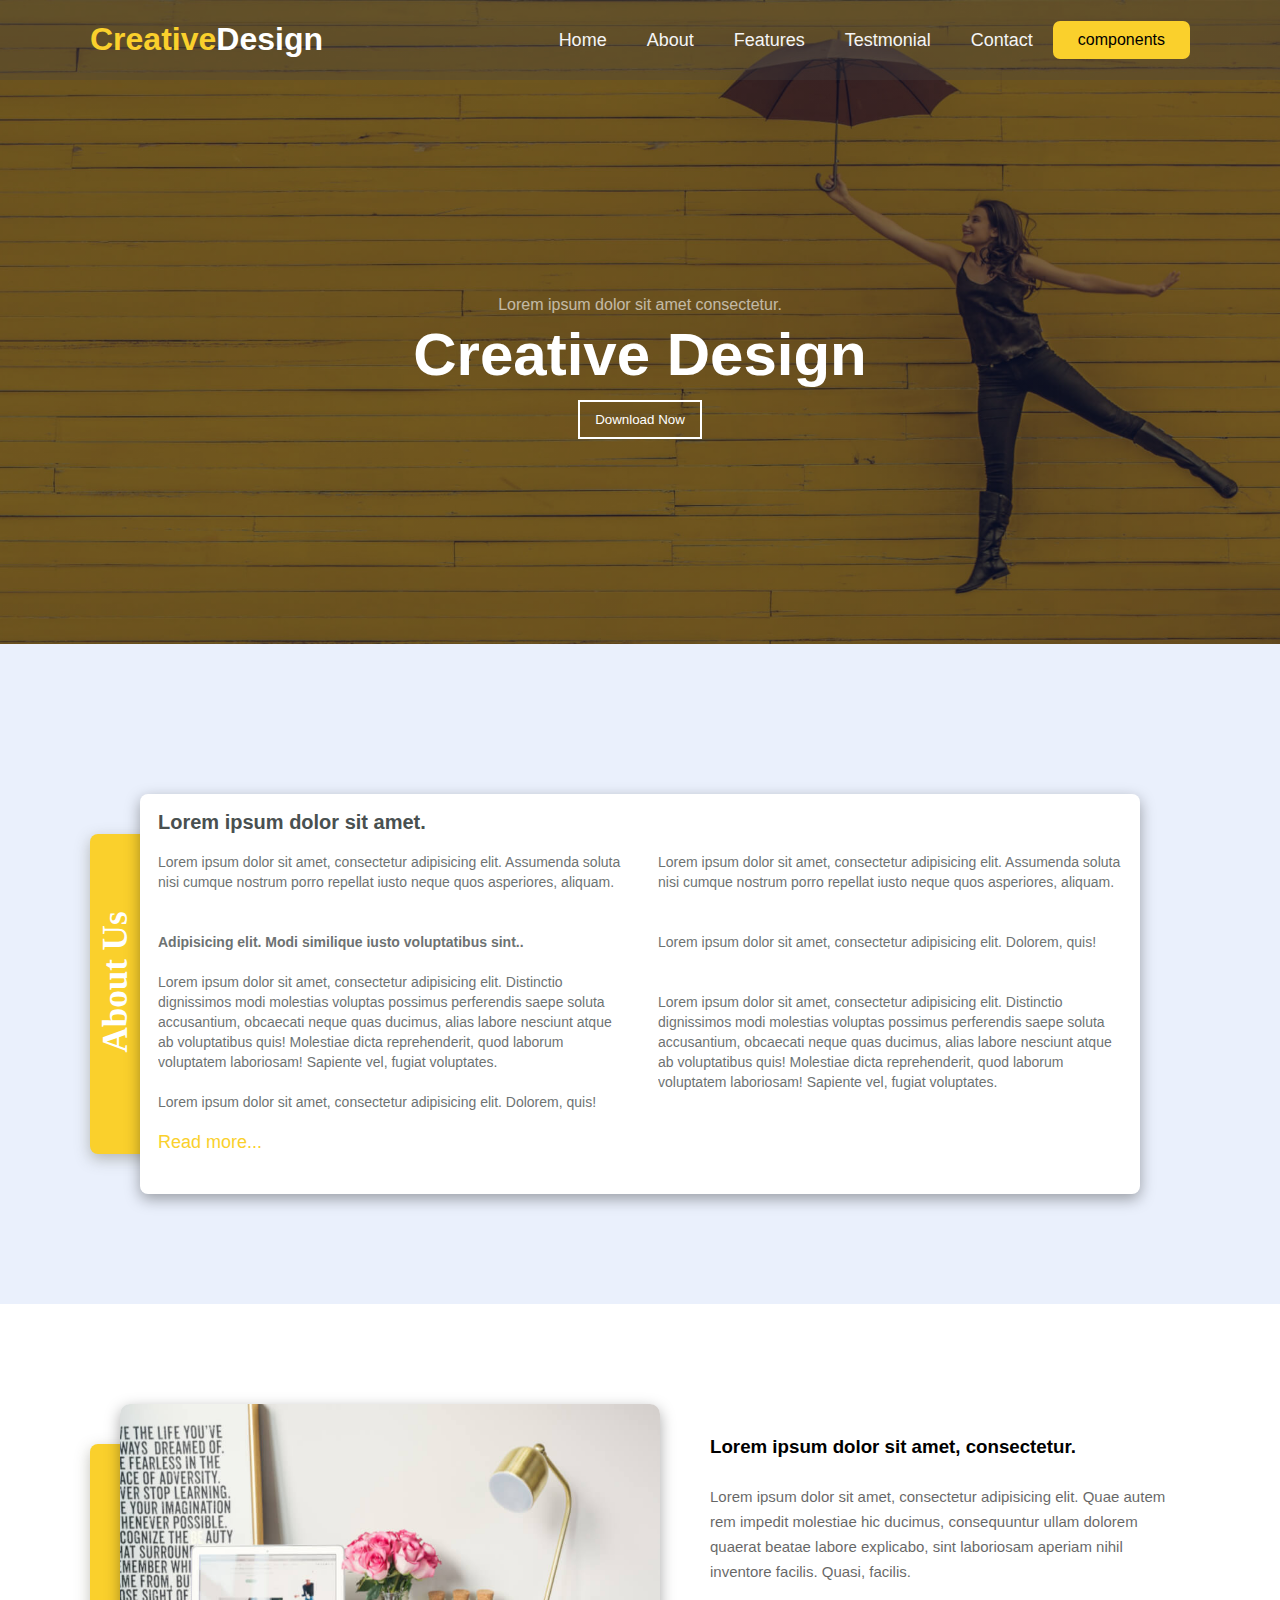
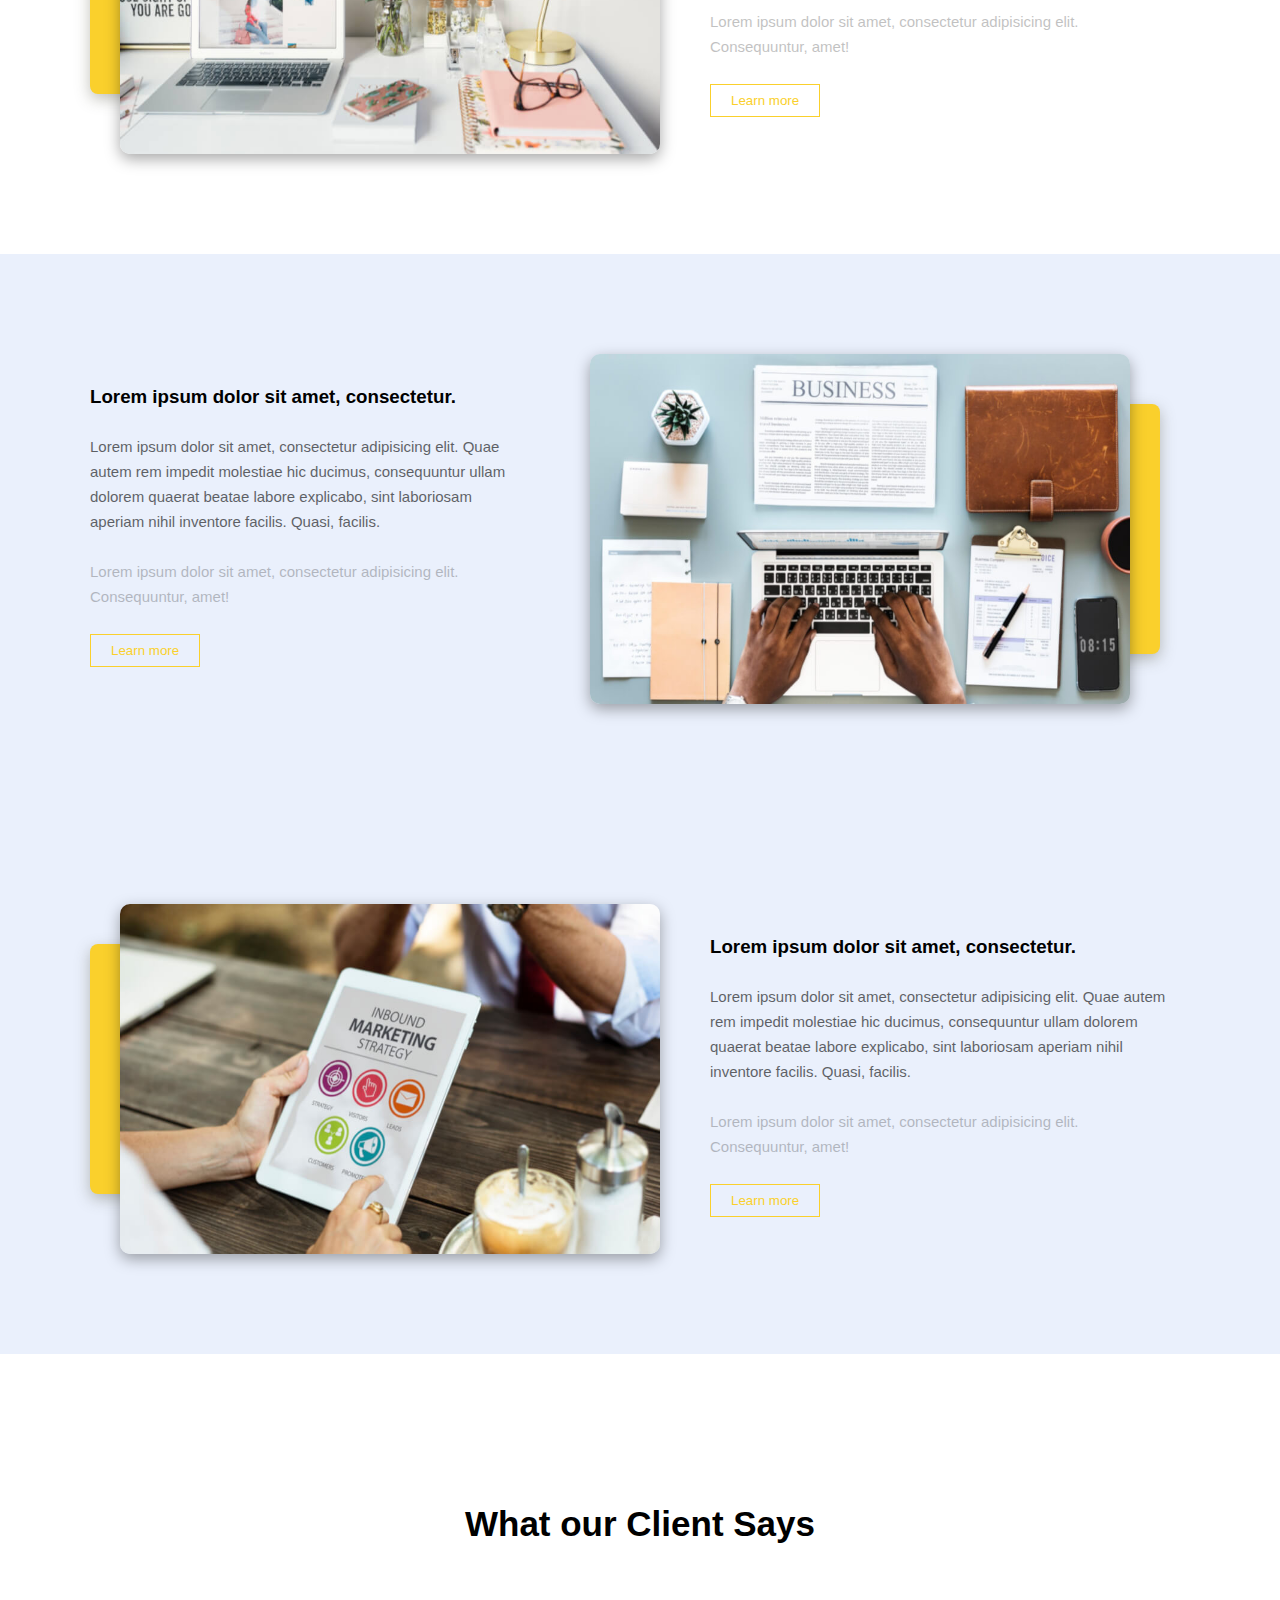
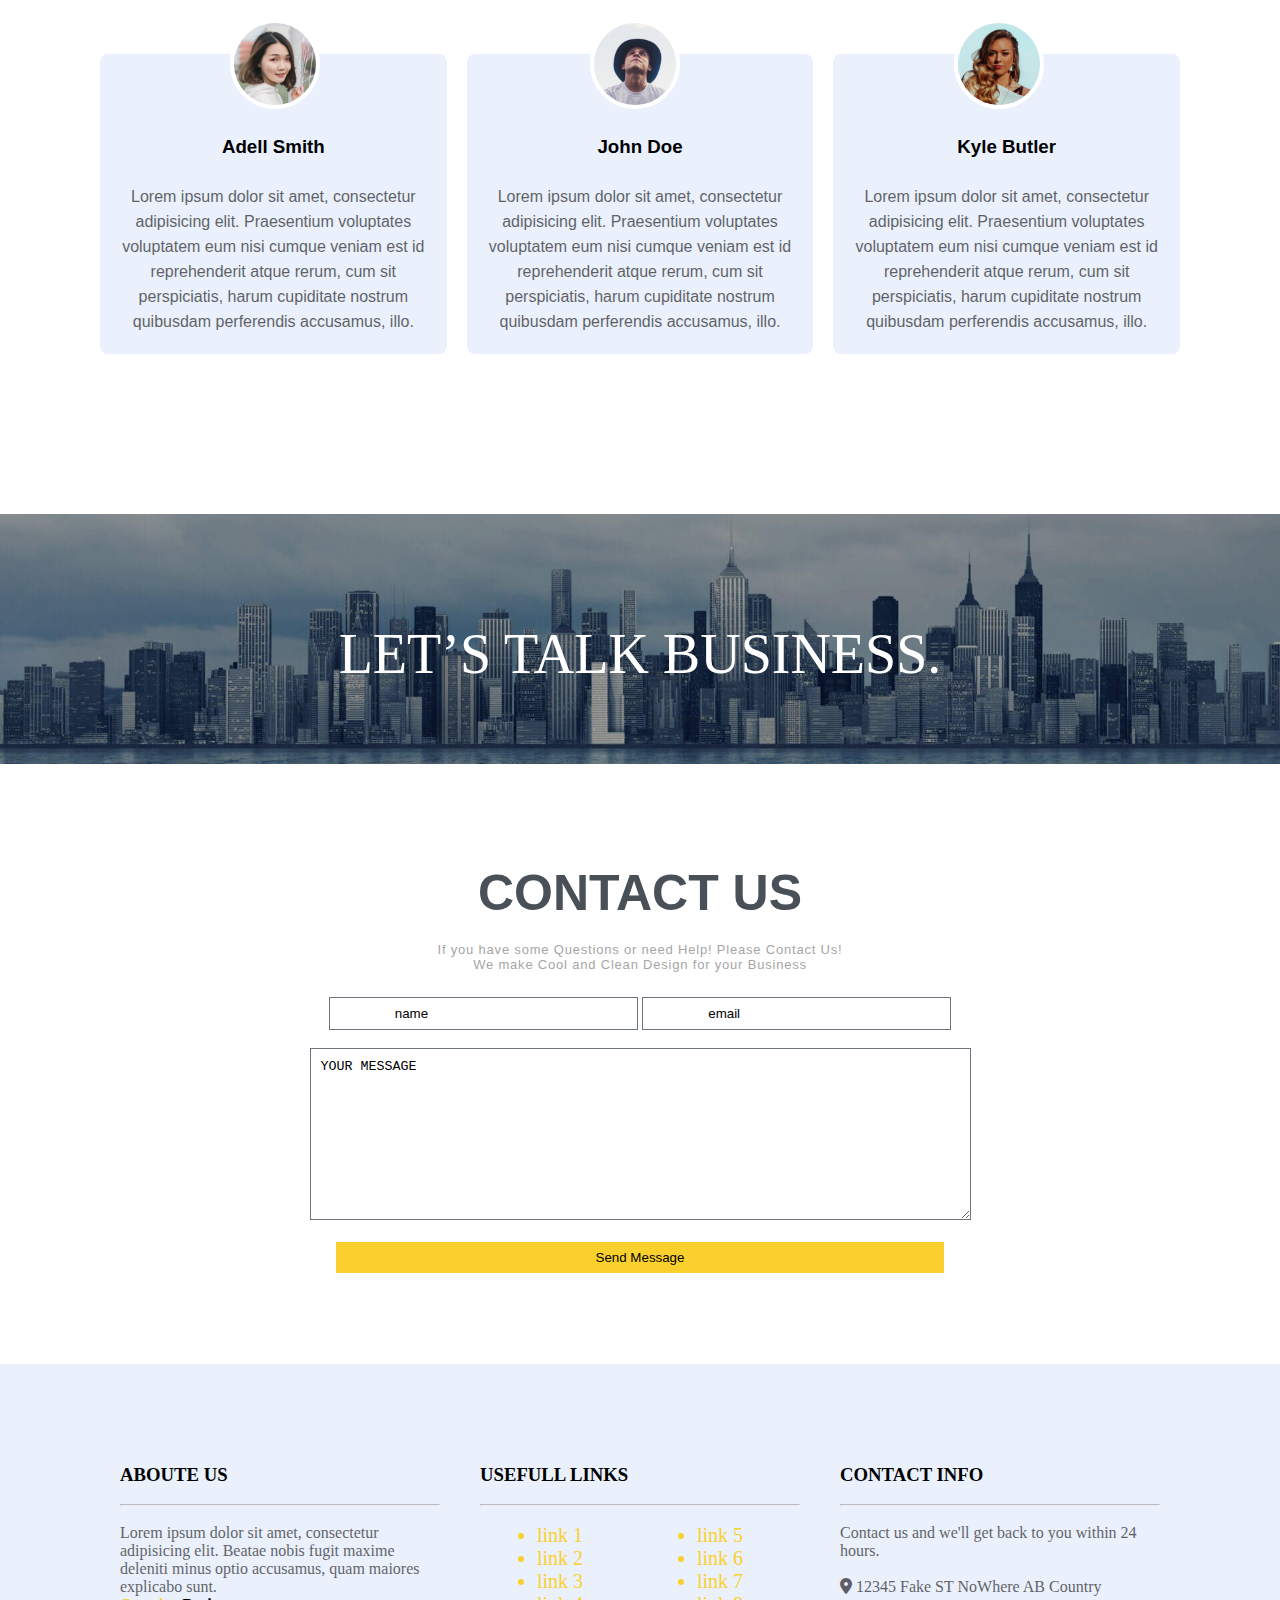
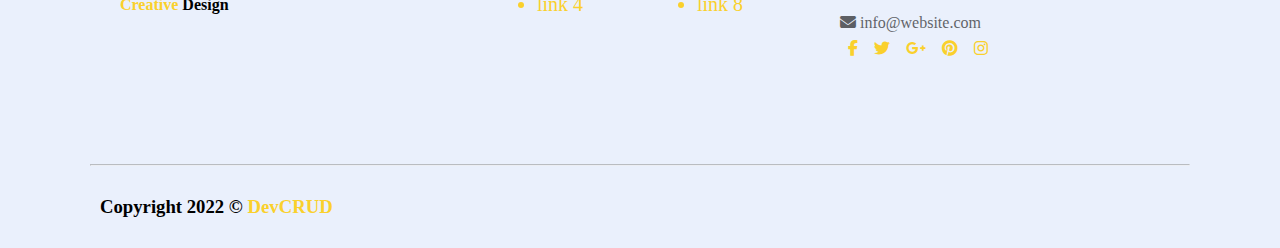
<file: Creative Design/mine/index.html>
<!DOCTYPE html>
<html lang="en">

<head>
    <meta charset="UTF-8">
    <meta http-equiv="X-UA-Compatible" content="IE=edge">
    <meta name="viewport" content="width=device-width, initial-scale=1.0">
    <title>Document</title>
    <link rel="stylesheet" href="style.css">
    <link rel="stylesheet" href="https://cdnjs.cloudflare.com/ajax/libs/font-awesome/6.2.0/css/all.min.css">
</head>

<body>
    <div class="wrapper">
        <nav>
            <div class="container">
                <div class="nav-links">
                    <h1><span style="color:#fad02c;">Creative</span>Design</h1>
                    <ul>
                        <li><a href="">Home</a></li>
                        <li><a href="">About</a></li>
                        <li><a href="">Features</a></li>
                        <li><a href="">Testmonial</a></li>
                        <li><a href="">Contact</a></li>
                    </ul>
                    <button class="comp">components</button>
                </div>
            </div>
        </nav>
        <div class="container">
            <div class="banner">
                <p>Lorem ipsum dolor sit amet consectetur.</p>
                <h1>Creative Design</h1>
                <button>Download Now</button>
            </div>
        </div>
    </div>
    <div class="wrapper1">
        <div class="container1">
            <div class="about-us">
                <div class="about">
                    <h2>About Us</h2>
                </div>
                <div class="content">
                    <div class="content1">
                        <h5>Lorem ipsum dolor sit amet.</h5><br>
                        <p>Lorem ipsum dolor sit amet, consectetur adipisicing elit. Assumenda soluta nisi cumque
                            nostrum
                            porro repellat iusto neque quos asperiores, aliquam.</p>
                        <br><br>
                        <p>
                            <b>Adipisicing elit. Modi similique iusto voluptatibus sint..</b>
                        </p>
                        <br>
                        <p>Lorem ipsum dolor sit amet, consectetur adipisicing elit. Distinctio dignissimos modi
                            molestias
                            voluptas possimus perferendis saepe soluta accusantium, obcaecati neque quas ducimus, alias
                            labore nesciunt atque ab voluptatibus quis! Molestiae dicta reprehenderit, quod laborum
                            voluptatem laboriosam! Sapiente vel, fugiat voluptates.</p>
                        <br>
                        <p>Lorem ipsum dolor sit amet, consectetur adipisicing elit. Dolorem, quis!</p><br>
                        <a href="">Read more...</a>
                    </div>
                    <div class="content1">
                        <br><br>
                        <p>Lorem ipsum dolor sit amet, consectetur adipisicing elit. Assumenda soluta nisi cumque
                            nostrum porro repellat iusto neque quos asperiores, aliquam.</p>
                        <br><br>
                        <p>Lorem ipsum dolor sit amet, consectetur adipisicing elit. Dolorem, quis!</p>
                        <br><br>
                        <p>Lorem ipsum dolor sit amet, consectetur adipisicing elit. Distinctio dignissimos modi
                            molestias voluptas possimus perferendis saepe soluta accusantium, obcaecati neque quas
                            ducimus, alias labore nesciunt atque ab voluptatibus quis! Molestiae dicta reprehenderit,
                            quod laborum voluptatem laboriosam! Sapiente vel, fugiat voluptates.</p>
                    </div>
                </div>
            </div>
        </div>
    </div>
    <div class="wrapper2">
        <div class="container1">
            <div class="card">
                <div class="card-yellow"></div>
                <div class="image">
                    <div class="col">
                        <img src="./images/img-1.jpg" alt="" width="540px" height="350px">
                    </div>
                    <div class="col1">
                        <h3>Lorem ipsum dolor sit amet, consectetur.</h3><br>
                        <p>Lorem ipsum dolor sit amet, consectetur adipisicing elit. Quae autem rem impedit molestiae
                            hic ducimus, consequuntur ullam dolorem quaerat beatae labore explicabo, sint laboriosam
                            aperiam nihil inventore facilis. Quasi, facilis.</p>
                        <br>
                        <span id="light">
                            <p>Lorem ipsum dolor sit amet, consectetur adipisicing elit. Consequuntur, amet!</p>
                        </span>
                        <br>
                        <button class="btn">Learn more</button>
                    </div>
                </div>
            </div>
        </div>
    </div>
    <div class="wrapper3">
        <div class="container1">
            <div class="card2">
                <div class="image1">
                    <div class="col2">
                        <h3>Lorem ipsum dolor sit amet, consectetur.</h3><br>
                        <p>Lorem ipsum dolor sit amet, consectetur adipisicing elit. Quae autem rem impedit molestiae
                            hic ducimus, consequuntur ullam dolorem quaerat beatae labore explicabo, sint laboriosam
                            aperiam nihil inventore facilis. Quasi, facilis.</p>
                        <br>
                        <span id="light">
                            <p>Lorem ipsum dolor sit amet, consectetur adipisicing elit. Consequuntur, amet!</p>
                        </span>
                        <br>
                        <button class="btn">Learn more</button>
                    </div>
                    <div class="col">
                        <img src="./images/img-2.jpg" alt="" width="540px" height="350px">
                    </div>
                </div>
                <div class="card-yellow2"></div>
            </div>
        </div>
    </div>
    <div class="wrapper3">
        <div class="container1">
            <div class="card">
                <div class="card-yellow" style="z-index: 1;"></div>
                <div class="image" style="z-index: 1;">
                    <div class="col">
                        <img src="./images/img-3.jpg" alt="" width="540px" height="350px">
                    </div>
                    <div class="col1">
                        <h3>Lorem ipsum dolor sit amet, consectetur.</h3><br>
                        <p>Lorem ipsum dolor sit amet, consectetur adipisicing elit. Quae autem rem impedit molestiae
                            hic ducimus, consequuntur ullam dolorem quaerat beatae labore explicabo, sint laboriosam
                            aperiam nihil inventore facilis. Quasi, facilis.</p>
                        <br>
                        <span id="light">
                            <p>Lorem ipsum dolor sit amet, consectetur adipisicing elit. Consequuntur, amet!</p>
                        </span>
                        <br>
                        <button class="btn">Learn more</button>
                    </div>
                </div>
            </div>
        </div>
    </div>
    <div class="container1">
        <div class="client-says">
            <h2>What our Client Says</h2>
            <div class="clients">
                <div class="client one">
                    <img src="./images/avatar1.jpg" alt="">
                    <h3>Adell Smith</h3><br>
                    <p>Lorem ipsum dolor sit amet, consectetur adipisicing elit. Praesentium voluptates voluptatem eum
                        nisi
                        cumque veniam est id reprehenderit atque rerum, cum sit perspiciatis, harum cupiditate nostrum
                        quibusdam perferendis accusamus, illo.</p>
                </div>
                <div class="client two">
                    <img src="./images/avatar2.jpg" alt="">
                    <h3>John Doe</h3><br>
                    <p>Lorem ipsum dolor sit amet, consectetur adipisicing elit. Praesentium voluptates voluptatem eum
                        nisi
                        cumque veniam est id reprehenderit atque rerum, cum sit perspiciatis, harum cupiditate nostrum
                        quibusdam perferendis accusamus, illo.</p>
                </div>
                <div class="client three">
                    <img src="./images/avatar3.jpg" alt="">
                    <h3>Kyle Butler</h3><br>
                    <p>Lorem ipsum dolor sit amet, consectetur adipisicing elit. Praesentium voluptates voluptatem eum
                        nisi
                        cumque veniam est id reprehenderit atque rerum, cum sit perspiciatis, harum cupiditate nostrum
                        quibusdam perferendis accusamus, illo.</p>
                </div>
            </div>
        </div>
    </div>
    <div class="wrapper4">
        <div class="container1">
            <h4 id="talk">LET’S TALK BUSINESS.</h4>
        </div>
    </div>
    <!-- ,,,,,,,,,,,,,,,,,,,,,,,,,,,,,,,,,,,,,,,,,,,,,,,  -->
    <div class="wrapper2">
        <div class="container1">
            <div class="contact-us">
                <h1>CONTACT US</h1>
                <P>If you have some Questions or need Help! Please Contact Us! <BR>
                    We make Cool and Clean Design for your Business</P>
                <form action="">
                    <input type="text" value="name" placeholder="NAME">
                    <input type="email" value="email" placeholder="EMAIL"> <br><br>
                    <textarea name="" id="" cols="78" rows="10">YOUR MESSAGE</textarea><br><br>
                    <button id="btn1">Send Message</button>
                </form>
            </div>
        </div>
    </div>
    <div class="wrapper3">
        <div class="container1">
            <div class="footer">
                <div class="foot">
                    <h3>ABOUTE US</h3><br>
                    <hr><br>
                    <p>Lorem ipsum dolor sit amet, consectetur adipisicing elit. Beatae nobis fugit maxime deleniti
                        minus optio accusamus, quam maiores explicabo sunt.</p>
                    <h4><span style="color:#fad02c;">Creative</span> Design</h4>
                </div>
                <div class="foot">
                    <h3>USEFULL LINKS</h3><br>
                    <hr><br>
                    <div class="list">
                        <div class="li">
                            <li>link 1</li>
                            <li>link 2</li>
                            <li>link 3</li>
                            <li>link 4</li>
                        </div>
                        <div class="li">
                            <li>link 5</li>
                            <li>link 6</li>
                            <li>link 7</li>
                            <li>link 8</li>
                        </div>
                    </div>
                </div>
                <div class="foot">
                    <h3>CONTACT INFO </h3><br>
                    <hr><br>
                    <p>Contact us and we'll get back to you within 24 hours. <br><br>
                        <i class="fa-solid fa-location-dot"></i> 12345 Fake ST NoWhere AB Country <br><br>
                        <i class="fa-solid fa-envelope"></i> info@website.com
                    </p>
                    <span id="f-icon"> <i class="fa-brands fa-facebook-f"></i><i class="fa-brands fa-twitter"></i><i
                            class="fa-brands fa-google-plus-g"></i><i class="fa-brands fa-pinterest"></i><i
                            class="fa-brands fa-instagram"></i></span>
                </div>
            </div>
            <hr>
            <div class="copy">
                <h3>Copyright 2022 ©<span style="color:#fad02c;"> DevCRUD</span></h3>
            </div>
        </div>
    </div>
</body>

</html>
</file>
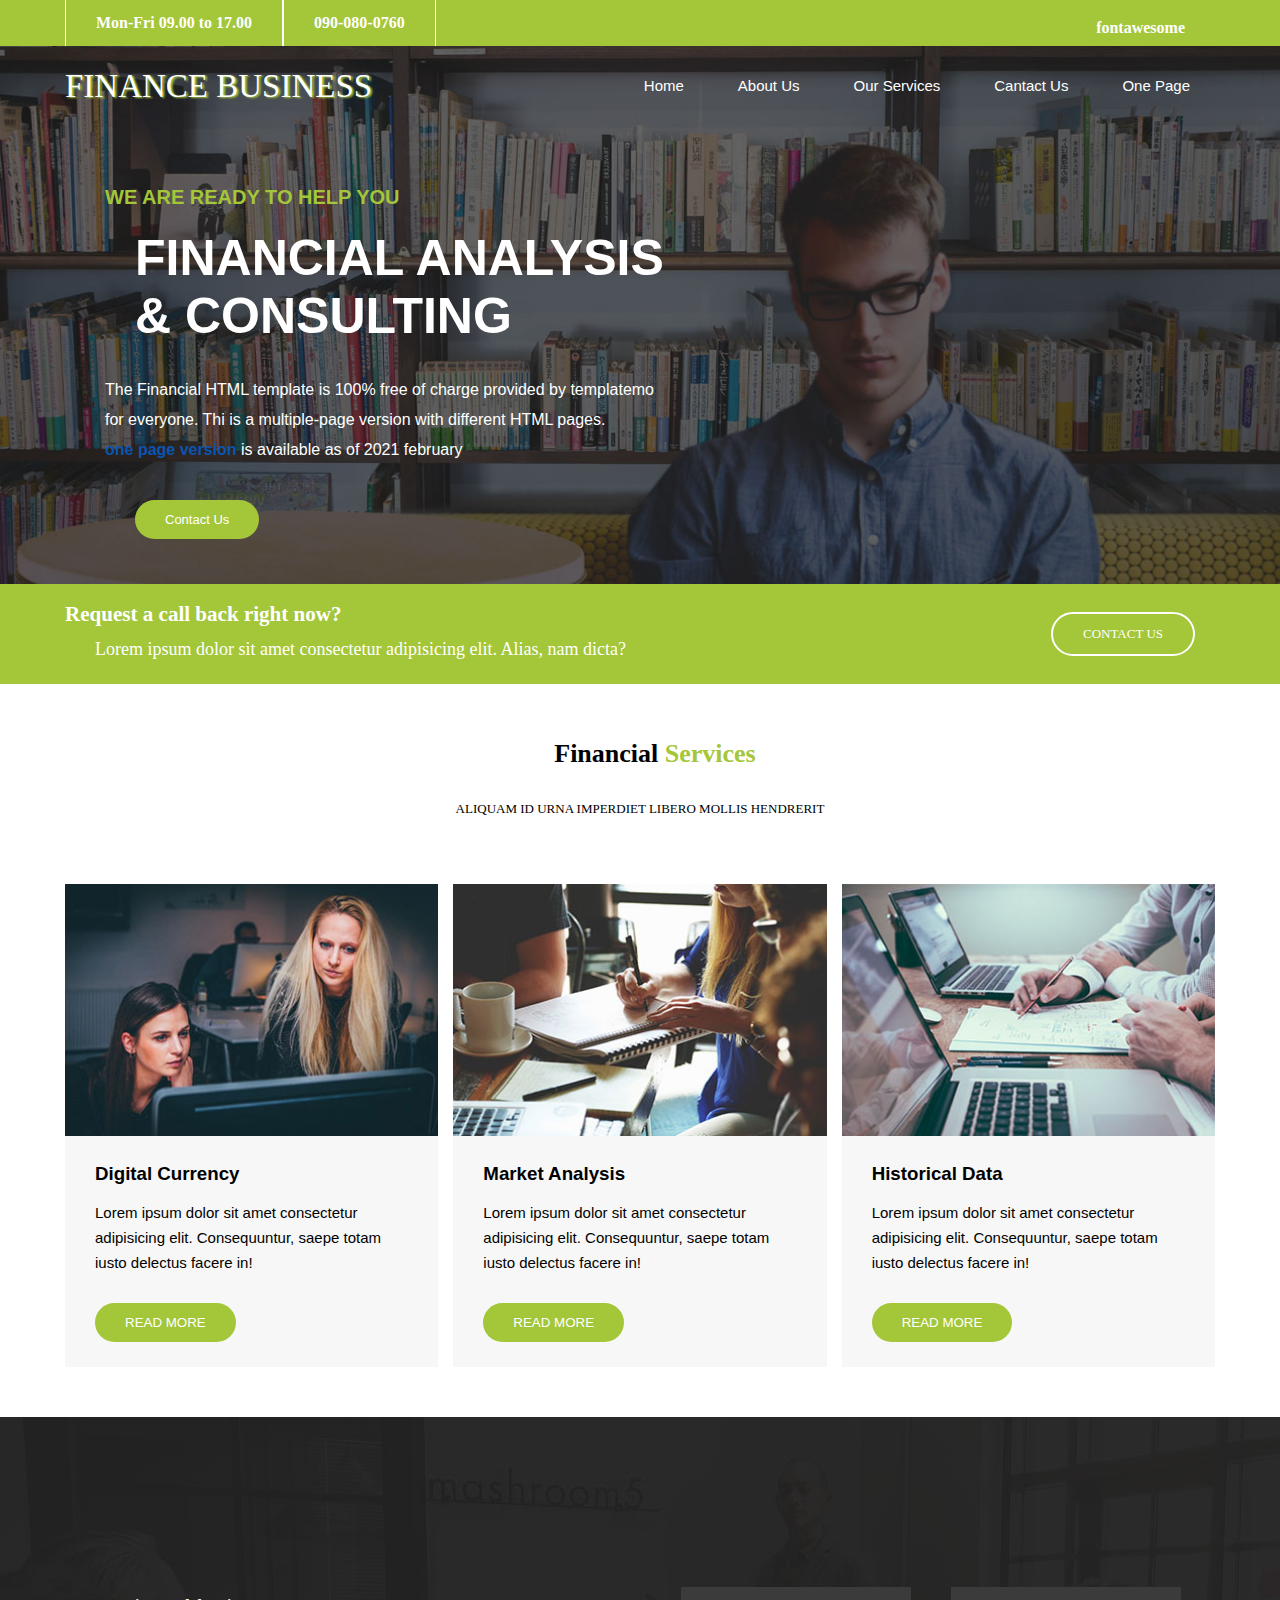
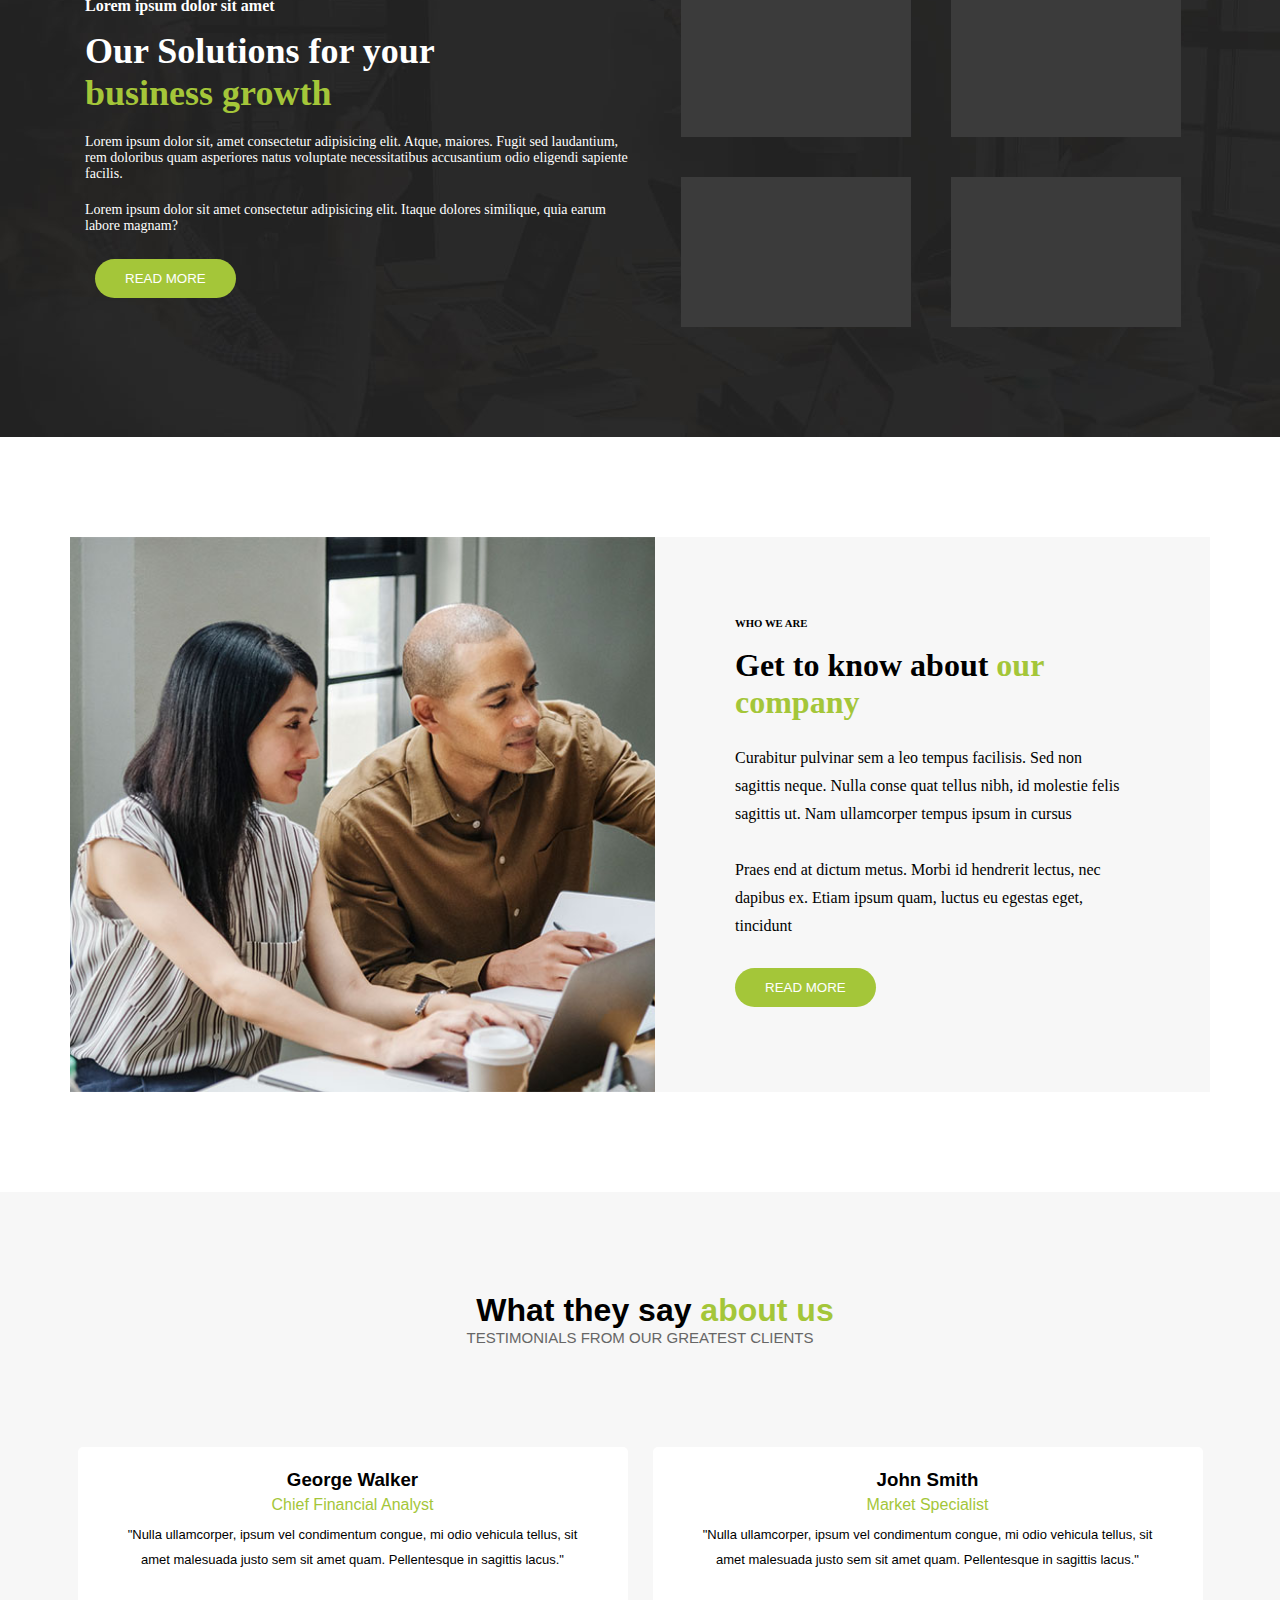
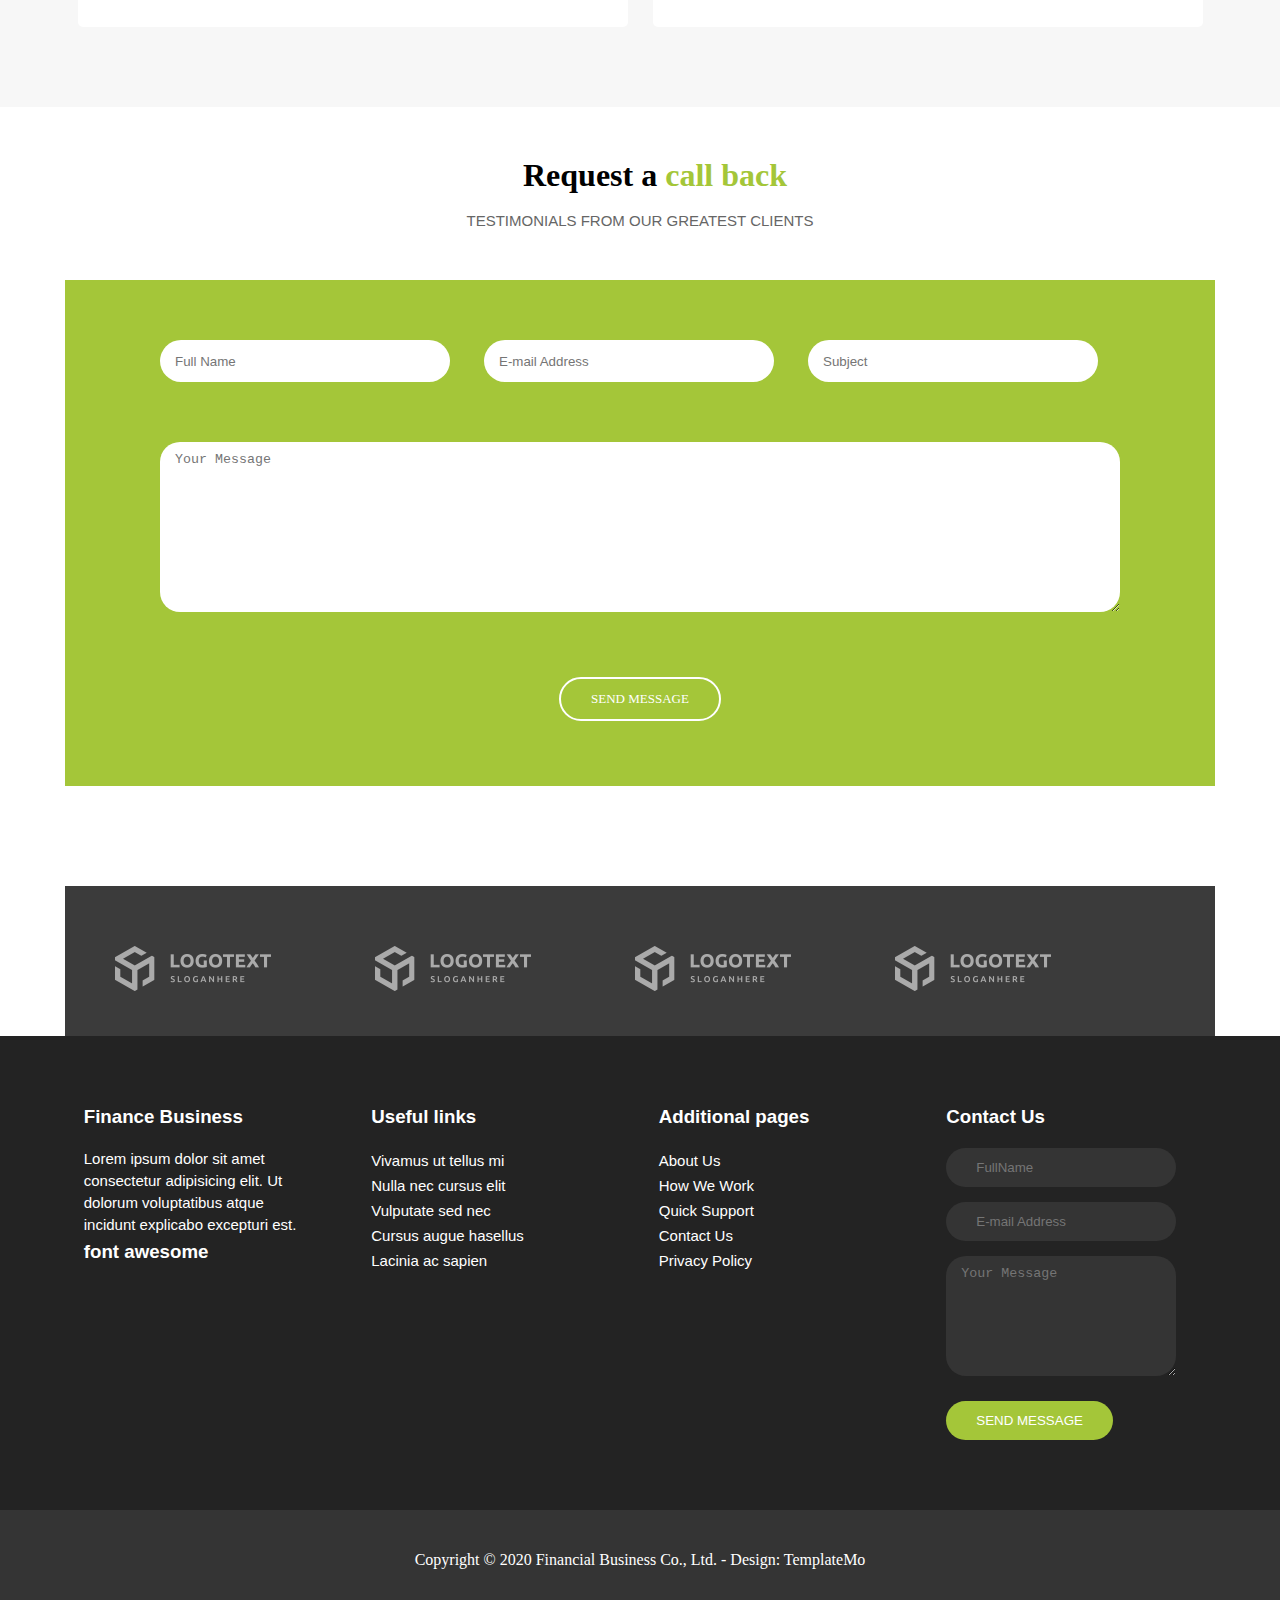
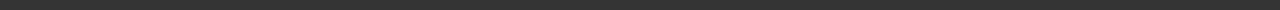
<file: Finance Business/mine/index.html>
<!DOCTYPE html>
<html lang="en">

<head>
    <meta charset="UTF-8">
    <meta http-equiv="X-UA-Compatible" content="IE=edge">
    <meta name="viewport" content="width=device-width, initial-scale=1.0">
    <title>Finance business</title>
    <link rel="stylesheet" href="style.css">
    <link rel="stylesheet"
        href="https://fonts.googleapis.com/css2?family=Material+Symbols+Outlined:opsz,wght,FILL,GRAD@20..48,100..700,0..1,-50..200" />
</head>

<body>
    <div class="wrapper">
        <div class="container">
            <div class="care">
                <ul>
                    <li>Mon-Fri 09.00 to 17.00</li>
                    <li>090-080-0760</li>
                </ul>
                <p>fontawesome</p>
            </div>
        </div>
    </div>
    <div class="wrapper1">
        <div class="container">
            <div class="nav-bar">

                <span><a>FINANCE BUSINESS </a> </span>
                <ul>
                    <li><a href="">Home</a></li>
                    <li><a href="">About Us</a></li>
                    <li><a href="">Our Services</a></li>
                    <li><a href="">Cantact Us</a></li>
                    <li><a href="">One Page</a></li>
                </ul>
            </div>
            <div class="banner">
                <span class="tittle">WE ARE READY TO HELP YOU</span>
                <h1>FINANCIAL ANALYSIS <br>
                    & CONSULTING</h1>
                <P>The Financial HTML template is 100% free of charge provided by templatemo <br>for everyone. Thi is a
                    multiple-page version with different HTML pages. <br>
                    <span class="one-page">one page version</span> is available as of 2021 february
                </P>
                <button>Contact Us</button>
            </div>
        </div>
    </div>
    <div class="wrapper2">
        <div class="container">
            <div class="contact">
                <div class="call">
                    <h3>Request a call back right now?</h3>
                    <p>Lorem ipsum dolor sit amet consectetur adipisicing elit. Alias, nam dicta?</p>
                </div>
                <button class="button1">CONTACT US</button>
            </div>
        </div>

    </div>
    <div class="wrapper3">
        <div class="container">
            <div class="services">
                <div class="para">
                    <h1>Financial <span class="color">Services</span></h1>
                    <p>ALIQUAM ID URNA IMPERDIET LIBERO MOLLIS HENDRERIT</p>
                </div>
            </div>
            <div class="row">
                <div class="col">
                    <img src="./images/service_01.jpg" alt=""><br><br>
                    <h3>Digital Currency</h3>
                    <p>Lorem ipsum dolor sit amet consectetur adipisicing elit. Consequuntur, saepe totam iusto delectus
                        facere in!</p><br>
                    <button>READ MORE</button>
                </div>
                <div class="col">
                    <img src="./images/service_02.jpg" alt=""><br><br>
                    <h3>Market Analysis</h3>
                    <p>Lorem ipsum dolor sit amet consectetur adipisicing elit. Consequuntur, saepe totam iusto delectus
                        facere in!</p><br>
                    <button>READ MORE</button>
                </div>
                <div class="col">
                    <img src="./images/service_03.jpg" alt=""><br><br>
                    <h3>Historical Data</h3>
                    <p>Lorem ipsum dolor sit amet consectetur adipisicing elit. Consequuntur, saepe totam iusto delectus
                        facere in!</p><br>
                    <button>READ MORE</button>
                </div>
            </div>
        </div>
    </div>
    <div class="wrapper4">
        <div class="container">
            <div class="business-growth">
                <div class="growth">

                    <h6>Lorem ipsum dolor sit amet </h6>
                    <h2>Our Solutions for your <br> <span id="growth">business growth</span></h2>
                    <p>Lorem ipsum dolor sit, amet consectetur adipisicing elit. Atque, maiores. Fugit sed laudantium,
                        rem doloribus quam asperiores natus voluptate necessitatibus accusantium odio eligendi sapiente
                        facilis.</p>
                    <p>Lorem ipsum dolor sit amet consectetur adipisicing elit. Itaque dolores similique, quia earum
                        labore magnam?</p>
                    <button>READ MORE</button>
                </div>
                <div class="count-down">
                    <div class="cd"></div>
                    <div class="cd"></div>
                    <div class="cd"></div>
                    <div class="cd"></div>
                </div>
            </div>
        </div>
    </div>
    <div class="wrapper3">
        <div class="container">
            <div class="card-content">
                <div class="card">
                    <div class="card-img">
                        <img src="./images/more-info.jpg" alt="">
                    </div>
                    <div class="c-content">
                        <h6>WHO WE ARE</h6><br>
                        <h1>Get to know about <span class="clr"> our company </span></h1><br>
                        <p>Curabitur pulvinar sem a leo tempus facilisis. Sed non sagittis neque. Nulla conse quat
                            tellus nibh, id molestie felis sagittis ut. Nam ullamcorper tempus ipsum in cursus</p><br>
                        <p>Praes end at dictum metus. Morbi id hendrerit lectus, nec dapibus ex. Etiam ipsum quam,
                            luctus eu egestas eget, tincidunt</p><br>
                        <button>READ MORE</button>
                    </div>
                </div>
            </div>
        </div>
    </div>

    <!-- /* >>>>> end of card-content <<<<<  */ -->

    <div class="wrapper5">
        <div class="container">
            <div class="about-us">
                <h1>What they say <span class="color"> about us</span></h1>
                <span class="p">TESTIMONIALS FROM OUR GREATEST CLIENTS</span>
            </div>
            <div class="clients">
                <div class="client">
                    <h3>George Walker</h3>
                    <span class="color">Chief Financial Analyst</span>
                    <p class="para"> "Nulla ullamcorper, ipsum vel condimentum congue, mi odio vehicula tellus, sit amet
                        malesuada justo sem sit amet quam. Pellentesque in sagittis lacus."</p>
                </div>
                <div class="client">
                    <h3>John Smith</h3>
                    <span class="color">Market Specialist</span>
                    <p class="para"> "Nulla ullamcorper, ipsum vel condimentum congue, mi odio vehicula tellus, sit amet
                        malesuada justo sem sit amet quam. Pellentesque in sagittis lacus."</p>
                </div>
            </div>
        </div>
    </div>
    <!-- /* >>>>> end of About Us <<<<<  */ -->
    <div class="wrapper3">
        <div class="container">
            <div class="request">
                <h1>Request a <span class="color">call back</span></h1><br>
                <span class="p">TESTIMONIALS FROM OUR GREATEST CLIENTS</span>
            </div>
            <form>
                <input type="text" placeholder="Full Name">
                <input type="Email" placeholder="E-mail Address">
                <input type="text" placeholder="Subject">
                <br>
                <textarea name="" id="" cols="30" rows="10" placeholder="Your Message"></textarea>
                <span class="pon"> <button class="button1">SEND MESSAGE</button></span>
            </form>
        </div>
    </div>
    <div class="wrapper3">
        <div class="container">
            <div class="client-img">
                <img src="./images/client-01.png" alt="">
                <img src="./images/client-01.png" alt="">
                <img src="./images/client-01.png" alt="">
                <img src="./images/client-01.png" alt="">
            </div>
        </div>
    </div>
    <div class="wrapper6">
        <div class="container">
            <div class="add-page">
                <div class="cols">
                    <h3>Finance Business</h3>
                    <p>Lorem ipsum dolor sit amet consectetur adipisicing elit. Ut dolorum voluptatibus atque incidunt explicabo excepturi est.</p>
                    <h3>font awesome</h3>
                </div>
                <div class="cols">
                    <h3>Useful links</h3>
                    <a href="">Vivamus ut tellus mi</a><br>
                    <a href="">Nulla nec cursus elit</a><br>
                    <a href="">Vulputate sed nec</a><br>
                    <a href="">Cursus augue hasellus</a><br>
                    <a href="">Lacinia ac sapien</a><br>
                </div>
                <div class="cols">
                    <h3>Additional pages</h3>
                    <a href="">About Us</a><br>
                    <a href="">How We Work</a><br>
                    <a href="">Quick Support</a><br>
                    <a href="">Contact Us</a><br>
                    <a href="">Privacy Policy</a><br>
                </div>
                <div class="cols">
                    <h3>Contact Us</h3>
                    <input type="text" name="" id="" placeholder="FullName"><br>
                    <input type="email" name="" id="" placeholder="E-mail Address">
                    <textarea name="" id="textarea" cols="1" rows="10" placeholder="Your Message" ></textarea>
                    <button>SEND MESSAGE</button>

                </div>
            </div>
        </div>
    </div>

    </div>
    <footer>
        <div class="container">
            <span id="footer">Copyright © 2020 Financial Business Co., Ltd. - Design: TemplateMo</span>
        </div>
    </footer>
</body>

</html>
</file>
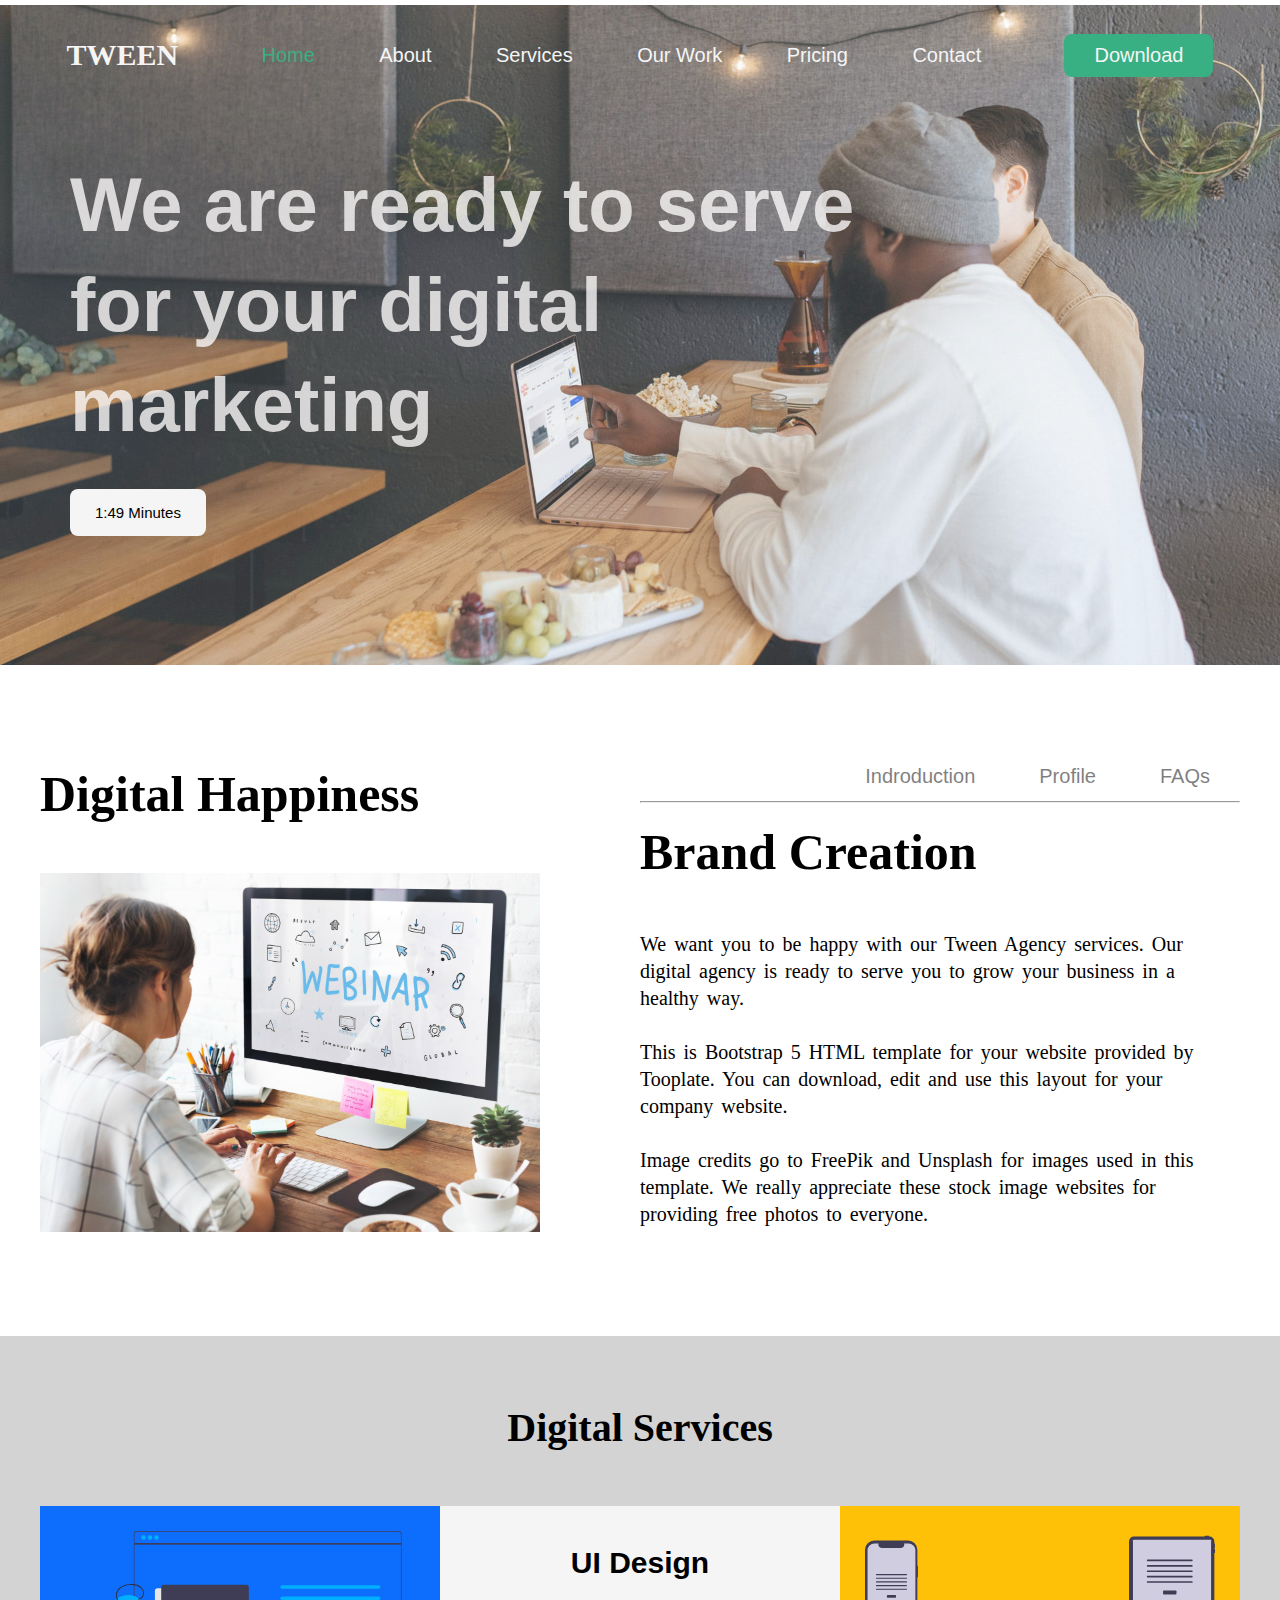
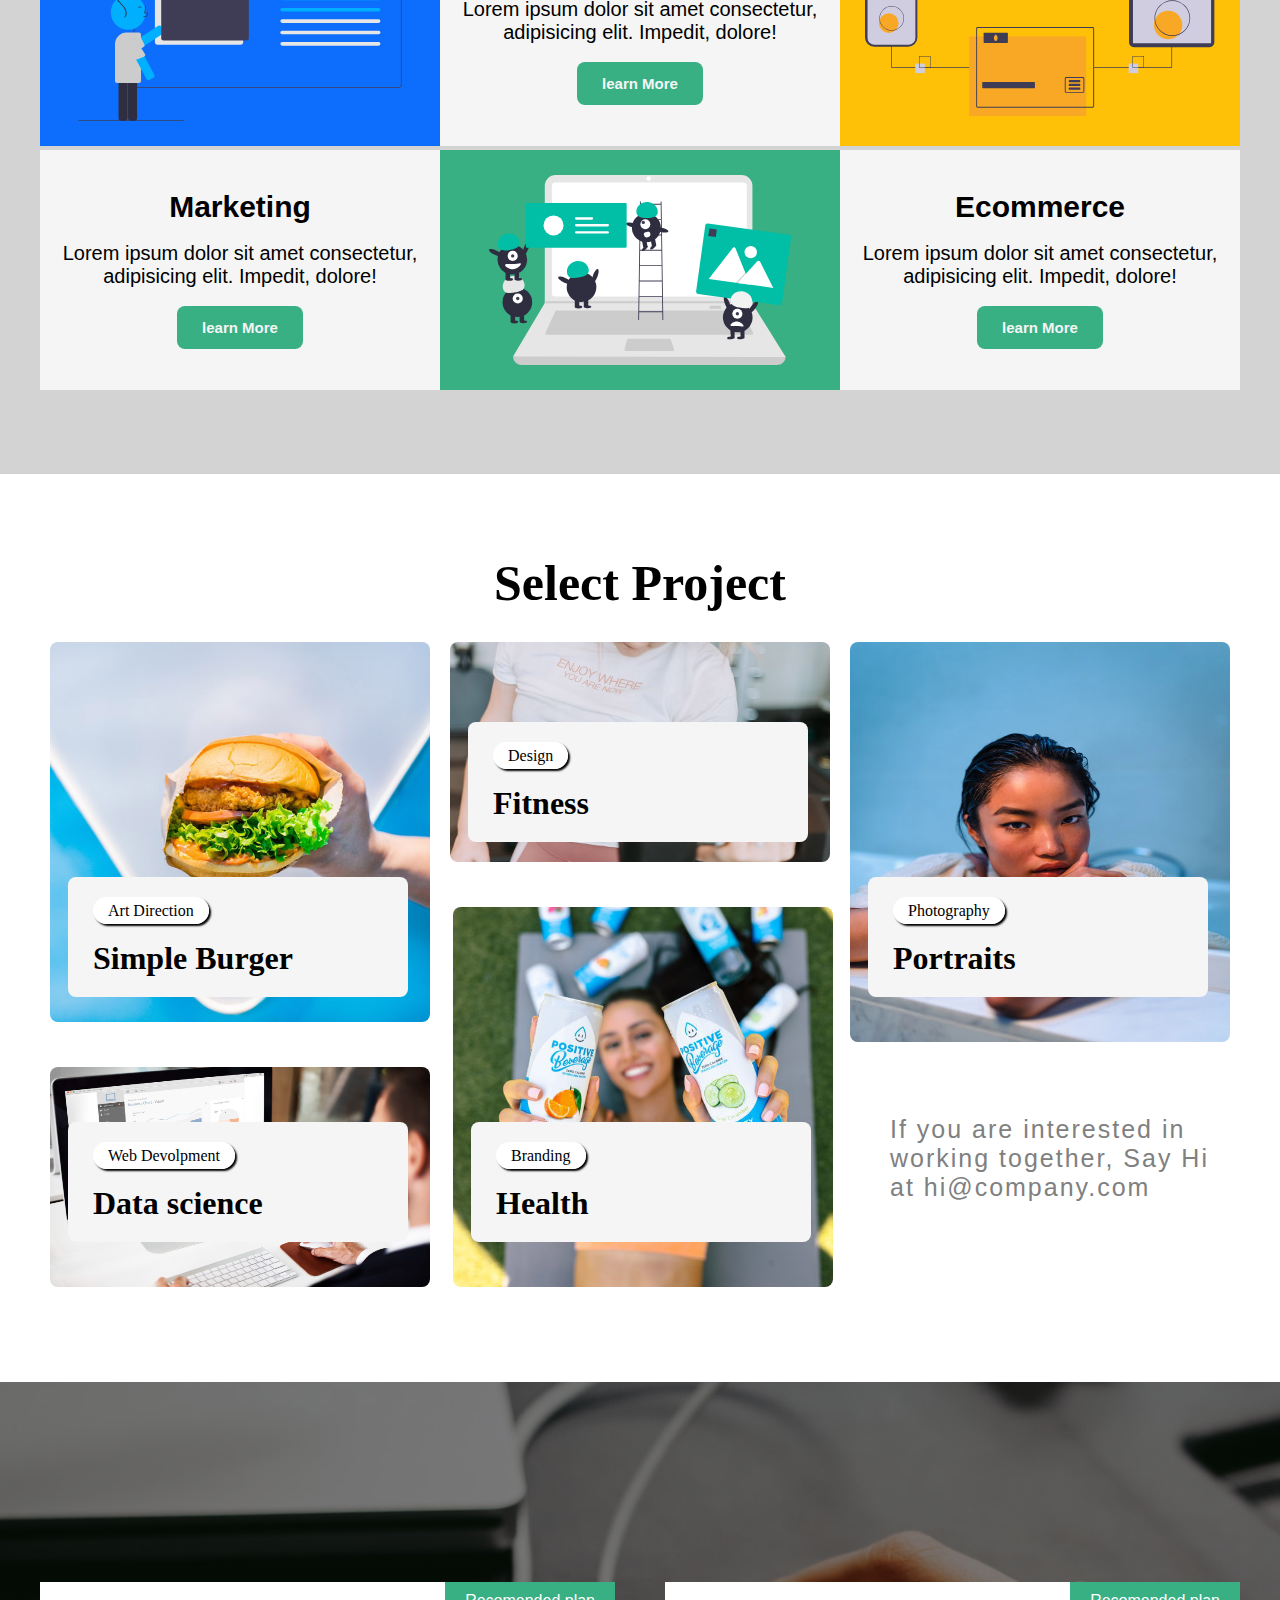
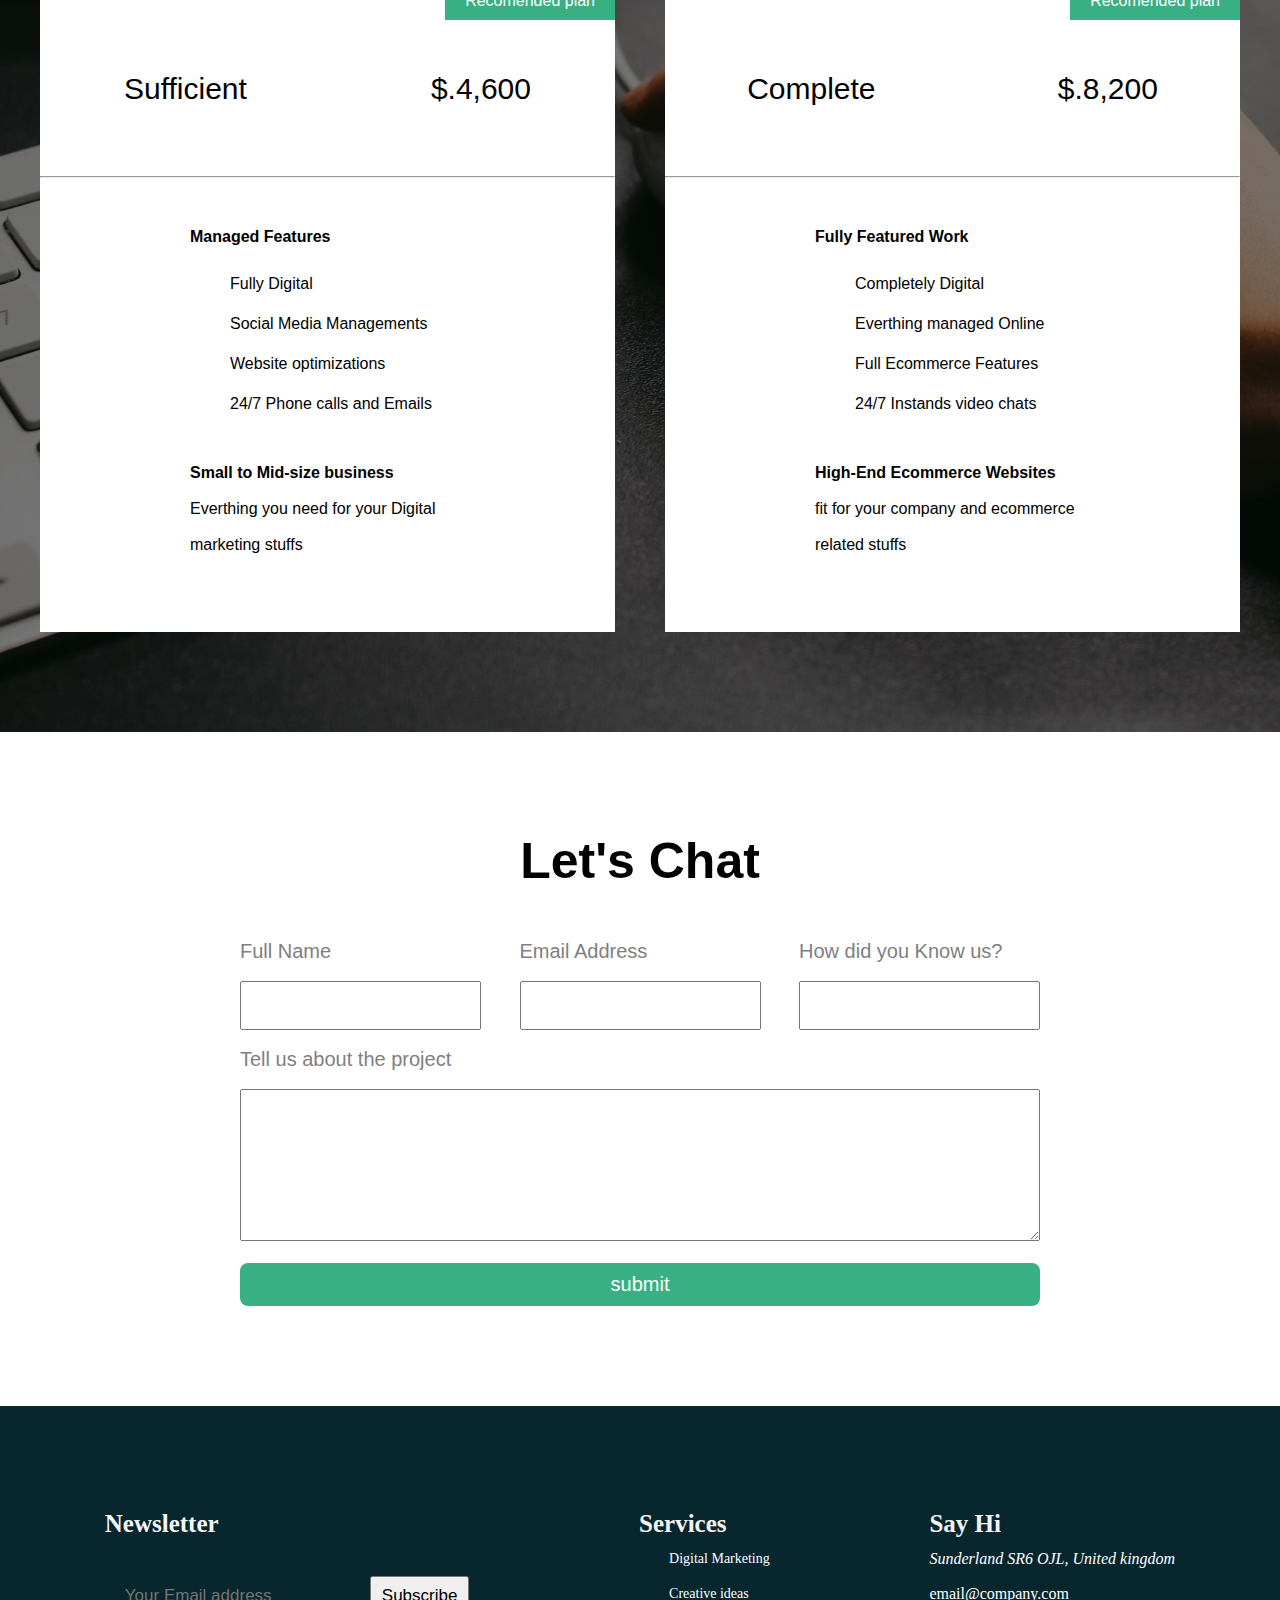
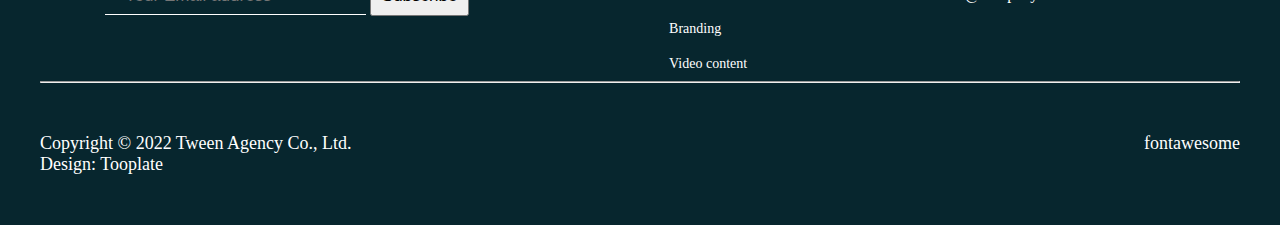
<file: Twin Agency/Mine/index.html>
<!DOCTYPE html>
<html lang="en">
<link rel="stylesheet" href="style.css">

<head>
    <meta charset="UTF-8">
    <meta http-equiv="X-UA-Compatible" content="IE=edge">
    <meta name="viewport" content="width=device-width, initial-scale=1.0">
    <title>Document</title>
</head>

<body>

    <header>
        <div class="wrapper4">
            <div class="container">
                <nav>
                    <div class="nav-links">
                        <a class="logo">TWEEN</a>
                        <ul>
                            <li><a href="#" id="home">Home</a></li>
                            <li><a href="#">About</a></li>
                            <li><a href="#">Services</a></li>
                            <li><a href="#">Our Work</a></li>
                            <li><a href="#">Pricing</a></li>
                            <li><a href="#">Contact</a></li>
                        </ul>
                        <button>Download</button>
                    </div>
                </nav>
                <div class="banner">
                    <h1>We are ready to serve <br> for your digital <br>
                        marketing</h1>
                    <a href="">1:49 Minutes</a>
                </div>
            </div>
        </div>
    </header>
    <!-- Digital Happiness  -->
    <div class="wrapper">
        <div class="container">
            <div class="happiness">
                <div class="col1">
                    <h2>Digital Happiness</h2>
                    <img src="./images/webpage-browser-digital-icon-symbols-concept.jpg">
                </div>
                <div class="col2">
                    <ul>
                        <li><a href="">Indroduction</a></li>
                        <li><a href="">Profile</a></li>
                        <li><a href="">FAQs</a></li>
                    </ul> <br><br>
                    <hr>
                    <h2>Brand Creation</h2>
                    <p>We want you to be happy with our Tween Agency services. Our digital agency is ready to serve you
                        to grow your business in a healthy way. <br><br>

                        This is Bootstrap 5 HTML template for your website provided by Tooplate. You can download, edit
                        and use this layout for your company website. <br><br>

                        Image credits go to FreePik and Unsplash for images used in this template. We really appreciate
                        these stock image websites for providing free photos to everyone.</p>

                </div>
            </div>

        </div>
    </div>
    <!-- End of Digital Happiness  -->
    <!-- Digital Services  -->
    <div class="wrapper1">
        <div class="container">
            <div class="digital">
                <br>
                <h1>Digital Services</h1>
                <div class="row">
                    <div class="box1">
                        <img src="./images/undraw_Online_page_re_lhgx.svg" alt="">
                    </div>
                    <div class="box2">
                        <h2>UI Design</h2><br>
                        <p>Lorem ipsum dolor sit amet consectetur, adipisicing elit. Impedit, dolore!</p><br>
                        <button>learn More</button>
                    </div>
                    <div class="box3">
                        <img src="./images/undraw_online_transactions_02ka.svg" alt="">
                    </div>
                    <div class="box2">
                        <h2>Marketing</h2><br>
                        <p>Lorem ipsum dolor sit amet consectetur, adipisicing elit. Impedit, dolore!</p><br>
                        <button>learn More</button>
                    </div>
                    <div class="box5">
                        <img src="./images/undraw_content_team_3epn.svg">
                    </div>
                    <div class="box2">
                        <h2>Ecommerce</h2><br>
                        <p>Lorem ipsum dolor sit amet consectetur, adipisicing elit. Impedit, dolore!</p><br>
                        <button>learn More</button>
                    </div>
                </div>
            </div>
        </div>
    </div>
    <!--End of Digital Services  -->
    <!-- Select Project  -->
    <div class="wrapper">
        <div class="container">
            <div class="project">
                <h1>Select Project</h1>
            </div>
            <div class="project-img">
                <div class="img1">
                    <a href="./images/anthony-espinosa-pYQSM-p_0_c-unsplash.jpg"> <img
                            src="./images/anthony-espinosa-pYQSM-p_0_c-unsplash.jpg" id="img1" class="imghover"></a>
                    <div class="img-text">
                        <span>Art Direction</span>
                        <h1>Simple Burger</h1>
                    </div>
                </div>
                <div class="img2">
                    <a href="./images/samantha-gades-lf2pD--wIUA-unsplash.jpg"> <img
                            src="./images/samantha-gades-lf2pD--wIUA-unsplash.jpg" id="img2" class="imghover"></a>
                    <div class="img-text">
                        <span>Design</span>
                        <h1>Fitness</h1>
                    </div>
                </div>
                <div class="img3">
                    <a href="./images/mos-sukjaroenkraisri-jz8AmJDyhig-unsplash.jpg"> <img
                            src="./images/mos-sukjaroenkraisri-jz8AmJDyhig-unsplash.jpg" id="img3" class="imghover"></a>
                    <div class="img-text">

                        <span>Photography</span>
                        <h1>Portraits</h1>

                    </div>
                </div>
                <div class="img4">
                    <a href="./images/business-chart-visual-graphics-report-concept.jpg"> <img
                            src="./images/business-chart-visual-graphics-report-concept.jpg" id="img4"
                            class="imghover"></a>
                    <div class="img-text">

                        <span>Web Devolpment</span>
                        <h1>Data science</h1>
                    </div>
                </div>
                <div class="img5">
                    <a href="./images/tyler-nix-HmVQh_EQJhY-unsplash.jpg"> <img
                            src="./images/tyler-nix-HmVQh_EQJhY-unsplash.jpg" id="img5" class="imghover"></a>
                    <div class="img-text">
                        <span>Branding</span>
                        <h1>Health</h1>
                    </div>
                </div>
                <div class="img6">
                    <p>If you are interested in working together, Say Hi at hi@company.com</p>
                </div>
            </div>
        </div>
    </div>
    <!-- Select Project  -->
    <div class="wrapper3">
        <div class="container">
            <div class="marketing">
                <!-- <h1>Tweeen Marketing Plans</h1> -->
                <div class="plan1">
                    <div class="head">
                        <div>Sufficient</div>
                        <div id="dol">$.4,600</div>
                    </div>
                    <hr>
                    <div class="para">
                        <h4>Managed Features</h4><br>
                        <ul>
                            <li>Fully Digital</li>
                            <li>Social Media Managements</li>
                            <li>Website optimizations</li>
                            <li>24/7 Phone calls and Emails</li>
                            <br>
                        </ul>
                        <h4>Small to Mid-size business</h4><br>
                        <p>Everthing you need for your Digital <br><br> marketing stuffs</p>

                    </div>

                    <div class="feature">

                    </div>
                    <span class="rec">Recomended plan</span>
                </div>

                <div class="plan2">
                    <div class="head">
                        <div>Complete</div>
                        <div id="dol">$.8,200</div>
                    </div>
                    <hr>
                    <div class="para">
                        <h4>Fully Featured Work</h4>
                        <br>
                        <ul>
                            <li>Completely Digital</li>
                            <li>Everthing managed Online</li>
                            <li>Full Ecommerce Features</li>
                            <li>24/7 Instands video chats</li>
                            <br>
                        </ul>
                        <h4>High-End Ecommerce Websites</h4><br>
                        <p>fit for your company and ecommerce<br><br> related stuffs</p>

                    </div>
                    <span class="rec">Recomended plan</span>
                </div>
            </div>

        </div>
    </div>
    <div class="wrapper">
        <div class="container">
            <div class="chat">
                <h1>Let's Chat</h1>
                <div class="form">

                    <div>
                        <label for="">Full Name</label><br><br>
                        <input type="text" name="" id=""><br>
                    </div>
                    <div>
                        <label for="">Email Address</label><br><br>
                        <input type="text" name="" id=""><br>
                    </div>
                    <div>
                        <label for="">How did you Know us?</label><br><br>
                        <input type="text" name="" id="">
                    </div>
                </div>
                <div class="area">
                    <br>
                    <label for="">Tell us about the project</label><br><br>
                    <textarea name="" id="" cols="30" rows="10"></textarea><br>
                    <br> <button>submit</button>
                </div>
            </div>
        </div>
    </div>

    <div class="wrapper5">
        <div class="container">
            <div class="footer">
                <div class="letter">
                    <h3>Newsletter</h3><br>  
                    <input type="text" name="" id="" placeholder="Your Email address">
                    <button>Subscribe</button>
                </div>
                <div class="services">
                    <h3>Services</h3>
                    <li>Digital Marketing</li>
                    <li>Creative ideas</li>
                    <li>Branding</li>
                    <li>Video content</li>
                </div>
                <div class="address">
                    <h3>Say Hi</h3>
                    <address>Sunderland SR6 OJL, United kingdom</address>
                    <p>email@company.com</p>
                </div>
            </div><hr>
            <div class="copyrights">
                <div class="copy">
                        <p>Copyright © 2022 Tween Agency Co., Ltd. <br>
                            Design: Tooplate</p>
                </div>
                <div class="social">
                    <p>fontawesome</p>
                </div>
            </div>
        </div>
    </div>
</body>

</html>
</file>
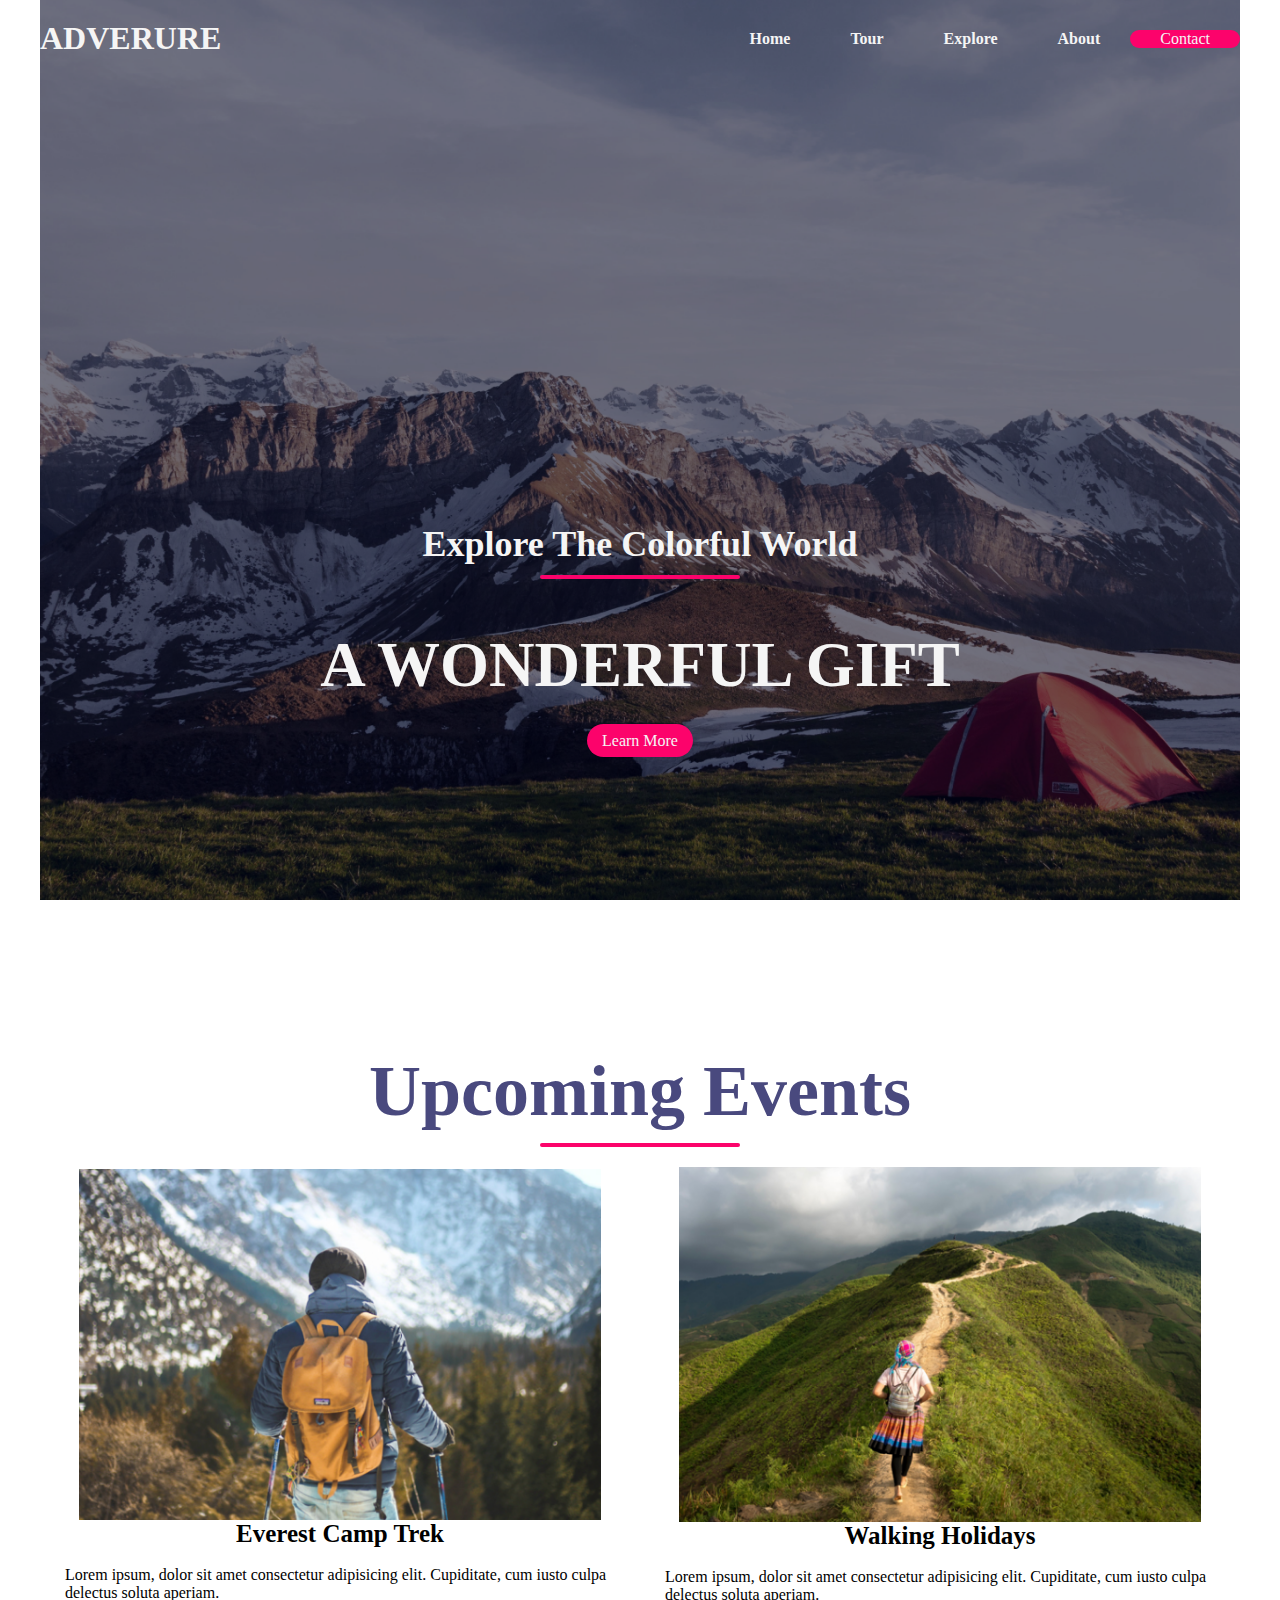
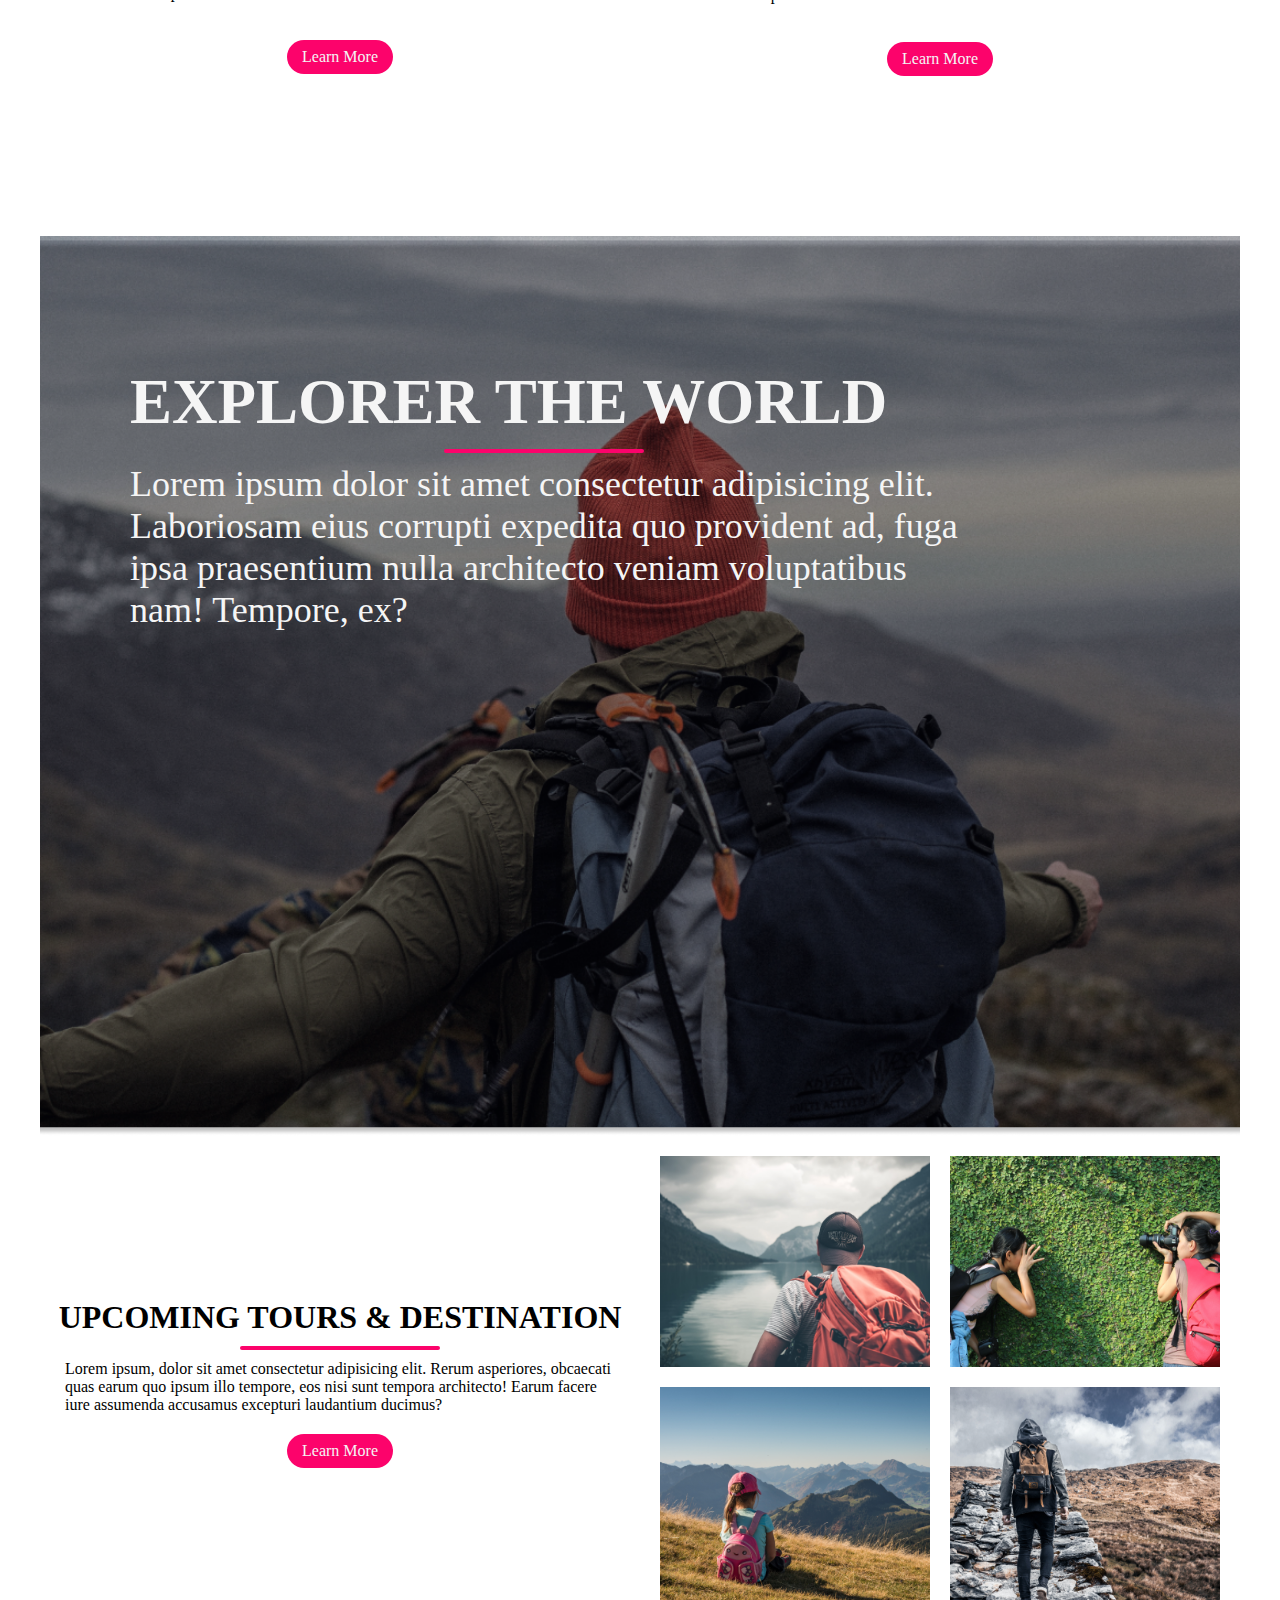
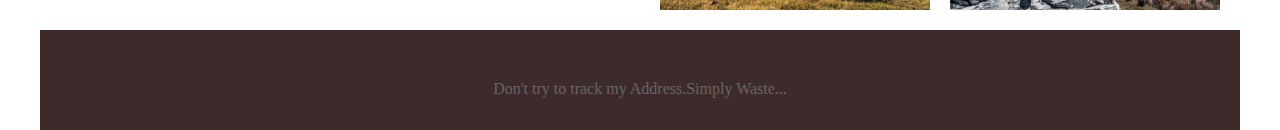
<file: Adventure/adventure.html>
<!DOCTYPE html>
<html lang="en">
<head>
    <meta charset="UTF-8">
    <meta http-equiv="X-UA-Compatible" content="IE=edge">
    <meta name="viewport" content="width=device-width, initial-scale=1.0">
    <title>ADVENTURE</title>
    <link rel="stylesheet" href="style.css">
</head>
<body>
    <!-- Navbar -->
    
        <nav class="navbar">
            <div class="container">
              <h1 class="logo">ADVERURE</h1>
              <ul class="nav-links">
                 <li class="active"><a href="#header-content"></a>Home</li>
                 <li class="active"><a href="#events"></a>Tour</li>
                 <li class="active"><a href="#bg2"></a>Explore</li>
                 <li class="active"><a href="#footer"></a>About</li>
                 <li class="ctn"><a href="#">Contact</a></li>
             </ul>
            </div>
        </nav>

    <header class="tt">
        <div class="header-content">
            <h2>Explore The Colorful World</h2>
            <div class="line"></div>
            <h1>A WONDERFUL GIFT</h1>
            <a href="#" class="ctn">Learn More</a>
        </div>
    </header>
    <section class="events tt" >
        <div class="title">
            <h1>Upcoming Events</h1>
            <div class="line"></div>
        </div>
        <div class="row">
            <div class="col">
                <img src="img1.png" alt="image">
                <h4>Everest Camp Trek</h4><br>
                <p>Lorem ipsum, dolor sit amet consectetur adipisicing elit. Cupiditate, cum iusto culpa delectus soluta aperiam.</p><br>
                <a href="#"class="ctn">Learn More</a>
            </div>
            <div class="col">
                <img src="img2.png" alt="image">
                <h4>Walking Holidays</h4><br>
                <p>Lorem ipsum, dolor sit amet consectetur adipisicing elit. Cupiditate, cum iusto culpa delectus soluta aperiam.</p><br>
                <a href="#"class="ctn">Learn More</a>
            </div>
        </div>
    </section>  
<div class="bg2 tt" >
    <div class="cnt-bg2">
        <h1>EXPLORER THE WORLD</h1>
        <div class="line"></div>
        <p>Lorem ipsum dolor sit amet consectetur adipisicing elit.<br>Laboriosam eius corrupti expedita quo provident ad, fuga<br> ipsa praesentium nulla architecto veniam voluptatibus <br>nam! Tempore, ex?</p>
    </div>
</div>
<div class="tours tt">
    <div class="row">
        <div class="col">
            <h1>UPCOMING TOURS & DESTINATION</h1>
            <div class="line"></div>
            <p>Lorem ipsum, dolor sit amet consectetur adipisicing elit. Rerum asperiores, obcaecati quas earum quo ipsum illo tempore, eos nisi sunt tempora architecto! Earum facere iure assumenda accusamus excepturi laudantium ducimus?</p>
            <a href="#" class="ctn">Learn More</a>
        </div>

        <div class="col">
            <div class="img-gallery">
                 <img src="img3.png" alt="">
                 <img src="img4.png" alt="">
                 <img src="img5.png" alt="">
                 <img src="img6.png" alt="">
           </div>
        </div>
    </div>
</div>
  <div class="footer tt" >
    <p>Don't try to track my Address.Simply Waste...</p>
  </div>
</body>
</html>
</file>
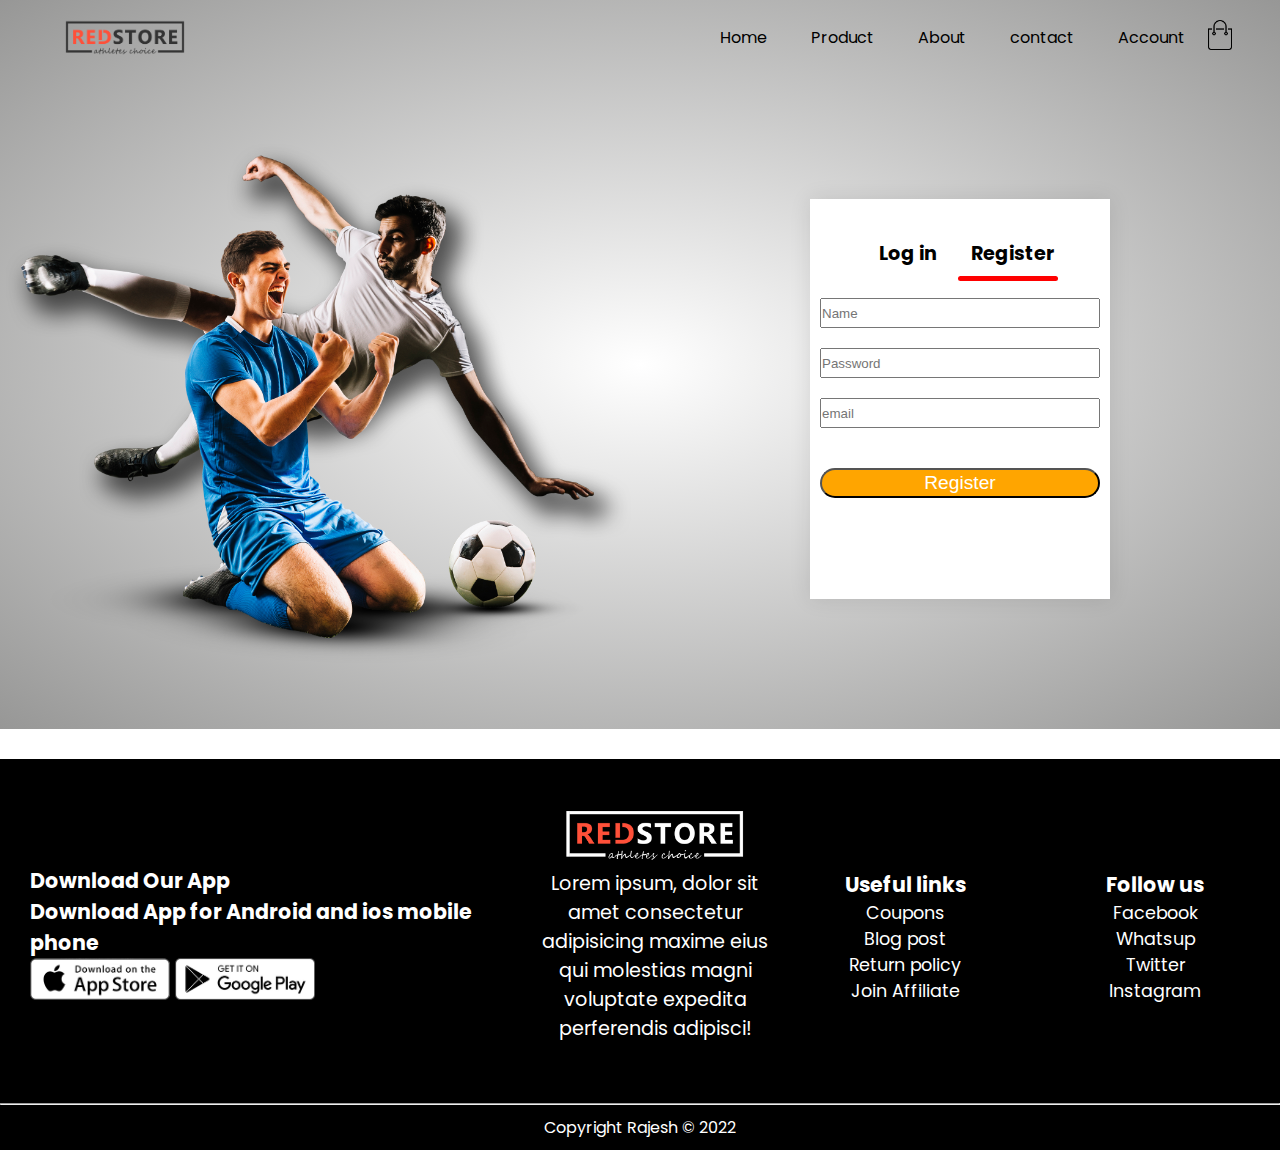
<file: E-commerce/account.html>
<!DOCTYPE html>
<html lang="en">

<head>
    <meta charset="UTF-8">
    <meta http-equiv="X-UA-Compatible" content="IE=edge">
    <meta name="viewport" content="width=device-width, initial-scale=1.0">
    <title>E-commerce</title>

    <link rel="stylesheet" href="style.css">
    <link rel="preconnect" href="https://fonts.googleapis.com">
    <link rel="preconnect" href="https://fonts.gstatic.com" crossorigin>
    <link href="https://fonts.googleapis.com/css2?family=Poppins:wght@300&display=swap" rel="stylesheet">
    <link rel="stylesheet" href="https://cdnjs.cloudflare.com/ajax/libs/font-awesome/6.2.0/css/all.min.css"
        integrity="sha512-xh6O/CkQoPOWDdYTDqeRdPCVd1SpvCA9XXcUnZS2FmJNp1coAFzvtCN9BmamE+4aHK8yyUHUSCcJHgXloTyT2A=="
        crossorigin="anonymous" referrerpolicy="no-referrer" />
    <link href="https://unpkg.com/aos@2.3.1/dist/aos.css" rel="stylesheet">
    <!-- CSS only -->
    <!-- <link href="https://cdn.jsdelivr.net/npm/bootstrap@5.2.1/dist/css/bootstrap.min.css" rel="stylesheet" integrity="sha384-iYQeCzEYFbKjA/T2uDLTpkwGzCiq6soy8tYaI1GyVh/UjpbCx/TYkiZhlZB6+fzT" crossorigin="anonymous"> -->
</head>

<body>
    <div class="header">
        <div class="container first">
            <div class="navbar">
                <div class="logo">
                 <a href="index.html"> <img src="images/logo.png" alt="logo" width="120px"></a>  
                </div>
                <nav>
                    <ul id="MenuItem">
                        <li><a href="index.html">Home</a></li>
                        <li><a href="product.html">Product</a></li>
                        <li><a href="#">About</a></li>
                        <li><a href="#">contact</a></li>
                        <li><a href="account.html">Account</a></li>
                    </ul>
                </nav>
                <img src="images/cart.png" alt="card" height="30px" width="30px">
                <img src="images/menu.png" class="menu-icon" onclick="menutoggle()">
            </div>
        </div>


    <div class="container">
        <div class="row  awe">
            <div class="col-6">
                <img src="images/image1.png" data-aos="flip-left" data-aos-easing="ease-out-cubic"
                    data-aos-duration="2000" alt="image1">
            </div>
            <div class="col-6">
                <div class="form-container">
                    <div class="form-vol">
                        <span onclick="login()">Log in</span>
                        <span onclick="register()">Register</span>
                        <hr id="indicator">
                    </div>

                    <form id="login">
                        <input type="text" name="name" placeholder="Name">
                        <input type="password" name="password" placeholder="Password">
                        <button class="btn">log in</button><br>
                        <a href="">forget password</a>
                    </form>


                    <form id="register">
                        <input type="text" name="name" placeholder="Name">
                        <input type="password" name="password" placeholder="Password">
                        <input type="email" name="email" placeholder="email">
                        <button class="btn">Register</button><br>
                    </form>
                </div>
            </div>
        </div>
    </div>
 </div>
</div>






    <!-- footer -->
    <div class="footer">
        <div class="container">
            <div class="row">
                <div class="footer-col-1">
                    <h3>Download Our App</h3>
                    <h3>Download App for Android and ios mobile phone</h3>
                    <div class="app-logo">
                        <img src="images/app-store.png">
                        <img src="images/play-store.png">
                    </div>
                </div>
                <div class="footer-col-2">
                    <img src="images/logo-white.png" alt="white">
                    <p>Lorem ipsum, dolor sit amet consectetur adipisicing maxime eius qui molestias magni voluptate
                        expedita perferendis adipisci!</p>
                </div>
                <div class="footer-col-3">
                    <h3>Useful links</h3>
                    <ul>
                        <li>Coupons</li>
                        <li>Blog post</li>
                        <li>Return policy</li>
                        <li>Join Affiliate</li>
                    </ul>

                </div>
                <div class="footer-col-4">
                    <h3>Follow us</h3>
                    <ul>
                        <li>Facebook</li>
                        <li>Whatsup</li>
                        <li>Twitter</li>
                        <li>Instagram</li>
                    </ul>
                </div>
            </div>
        </div>
    </div>
    <div class="container">
        <div class="footer1">
            <hr>
            <p style="color:white;">Copyright Rajesh &#169; 2022</p>

        </div>
    </div>


    <!-- js for menutoggle -->
    <script>
        let MenuItem = document.getElementById("MenuItem");
        MenuItem.style.maxHeight = "0px";

        function menutoggle() {
            if (MenuItem.style.maxHeight == "0px") {
                MenuItem.style.maxHeight = "250px";

            }
            else {
                MenuItem.style.maxHeight = "0px";
            }
        }





        let LogIn=document.getElementById("login");
        let Register=document.getElementById("register");
        let Indicator=document.getElementById("indicator");
        function register(){
            Register.style.transform="translateX(0px)";
            LogIn.style.transform="translateX(0px)";
            Indicator.style.transform="translateX(100px)";

        }
        function login(){
            Register.style.transform="translateX(300px)";
            LogIn.style.transform="translateX(300px)";
            Indicator.style.transform="translateX(0px)";

        }

    </script>

    <script src="https://unpkg.com/aos@2.3.1/dist/aos.js"></script>

    <script>
        AOS.init();
    </script>



    <!-- JavaScript Bundle with Popper -->
    <!-- <script src="https://cdn.jsdelivr.net/npm/bootstrap@5.2.1/dist/js/bootstrap.bundle.min.js" integrity="sha384-u1OknCvxWvY5kfmNBILK2hRnQC3Pr17a+RTT6rIHI7NnikvbZlHgTPOOmMi466C8" crossorigin="anonymous"></script>    -->
</body>

</html>
</file>
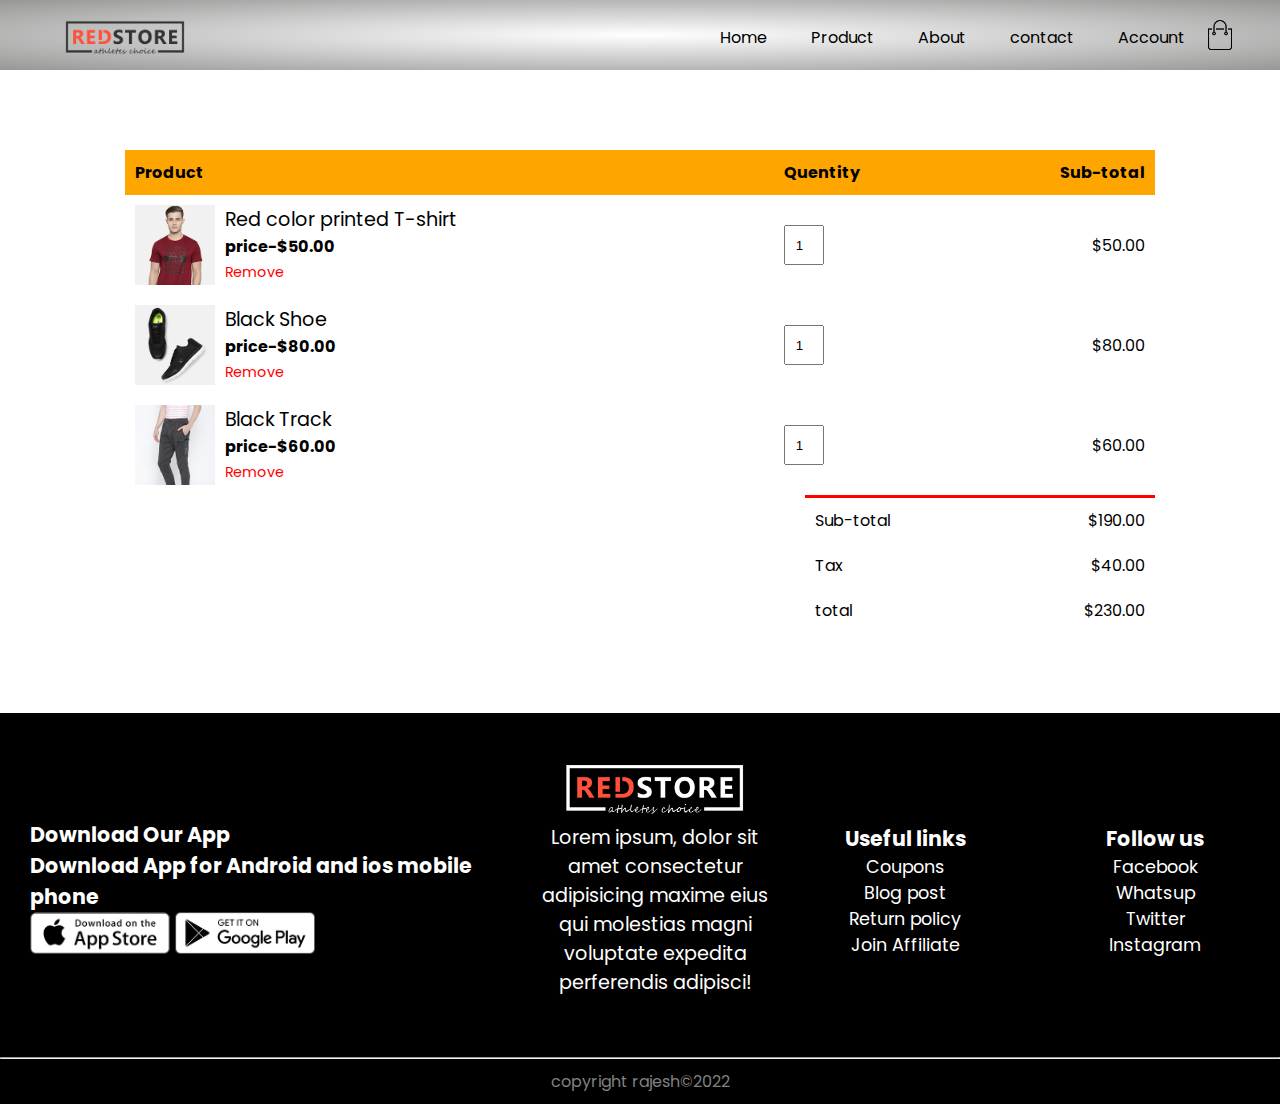
<file: E-commerce/cart.html>
<!DOCTYPE html>
<html lang="en">

<head>
    <meta charset="UTF-8">
    <meta http-equiv="X-UA-Compatible" content="IE=edge">
    <meta name="viewport" content="width=device-width, initial-scale=1.0">
    <title>E-commerce</title>

    <link rel="stylesheet" href="style.css">
    <link rel="preconnect" href="https://fonts.googleapis.com">
    <link rel="preconnect" href="https://fonts.gstatic.com" crossorigin>
    <link href="https://fonts.googleapis.com/css2?family=Poppins:wght@300&display=swap" rel="stylesheet">
    <link rel="stylesheet" href="https://cdnjs.cloudflare.com/ajax/libs/font-awesome/6.2.0/css/all.min.css"
        integrity="sha512-xh6O/CkQoPOWDdYTDqeRdPCVd1SpvCA9XXcUnZS2FmJNp1coAFzvtCN9BmamE+4aHK8yyUHUSCcJHgXloTyT2A=="
        crossorigin="anonymous" referrerpolicy="no-referrer" />
    <link href="https://unpkg.com/aos@2.3.1/dist/aos.css" rel="stylesheet">
    <!-- CSS only -->
    <!-- <link href="https://cdn.jsdelivr.net/npm/bootstrap@5.2.1/dist/css/bootstrap.min.css" rel="stylesheet" integrity="sha384-iYQeCzEYFbKjA/T2uDLTpkwGzCiq6soy8tYaI1GyVh/UjpbCx/TYkiZhlZB6+fzT" crossorigin="anonymous"> -->
</head>

<body>
    <div class="header">
        <div class="container first">
            <div class="navbar">
                <div class="logo">
                    <a href="index.html"> <img src="images/logo.png" alt="logo" width="120px"></a>
                </div>
                <nav>
                    <ul id="MenuItem">
                        <li><a href="index.html">Home</a></li>
                        <li><a href="product.html">Product</a></li>
                        <li><a href="#">About</a></li>
                        <li><a href="#">contact</a></li>
                        <li><a href="account.html">Account</a></li>
                    </ul>
                </nav>
                <a href="cart.html"><img src="images/cart.png" alt="card" height="30px" width="30px"></a>
                <img src="images/menu.png" class="menu-icon" onclick="menutoggle()">
            </div>
        </div>
</div>

        <div class="small-container cart-page">

            <table>
                <tr>
                    <th>Product</th>
                    <th>Quentity</th>
                    <th>Sub-total</th>
                </tr>
                <tr>
                    <td>
                        <div class="product-item">
                            <img src="images/buy-1.jpg" alt="buy1">
                            <div>
                                <p>Red color printed T-shirt</p>
                                <h4>price-$50.00</h4>
                                <a href="">Remove</a>
                            </div>
                        </div>
                    </td>
                    <td><input type="number" value="1"></td>
                    <td>$50.00</td>
                </tr>

                <tr>
                    <td>
                        <div class="product-item">
                            <img src="images/buy-2.jpg" alt="buy2">
                            <div>
                                <p>Black Shoe</p>
                                <h4>price-$80.00</h4>
                                <a href="">Remove</a>
                            </div>
                        </div>
                    </td>
                    <td><input type="number" value="1"></td>
                    <td>$80.00</td>
                </tr>

                <tr>
                    <td>
                        <div class="product-item">
                            <img src="images/buy-3.jpg" alt="buy3">
                            <div>
                                <p>Black Track</p>
                                <h4>price-$60.00</h4>
                                <a href="">Remove</a>
                            </div>
                        </div>
                    </td>
                    <td><input type="number" value="1"></td>
                    <td>$60.00</td>
                </tr>
            </table>

            <div class="total-item">
                <table>
                    <tr>
                        <td>Sub-total</td>
                        <td>$190.00</td>  
                    </tr>
                    <tr>
                        <td>Tax</td>
                        <td>$40.00</td>
                    </tr>
                    <tr>
                        <td>total</td>
                       <td>$230.00</td>

                    </tr>
                </table>
            </div>


        </div>








        <!-- footer -->
        <div class="footer">
            <div class="container">
                <div class="row">
                    <div class="footer-col-1">
                        <h3>Download Our App</h3>
                        <h3>Download App for Android and ios mobile phone</h3>
                        <div class="app-logo">
                            <img src="images/app-store.png">
                            <img src="images/play-store.png">
                        </div>
                    </div>
                    <div class="footer-col-2">
                        <img src="images/logo-white.png" alt="white">
                        <p>Lorem ipsum, dolor sit amet consectetur adipisicing maxime eius qui molestias magni voluptate
                            expedita perferendis adipisci!</p>
                    </div>
                    <div class="footer-col-3">
                        <h3>Useful links</h3>
                        <ul>
                            <li>Coupons</li>
                            <li>Blog post</li>
                            <li>Return policy</li>
                            <li>Join Affiliate</li>
                        </ul>

                    </div>
                    <div class="footer-col-4">
                        <h3>Follow us</h3>
                        <ul>
                            <li>Facebook</li>
                            <li>Whatsup</li>
                            <li>Twitter</li>
                            <li>Instagram</li>
                        </ul>
                    </div>
                </div>
            </div>
        </div>
        <div class="container">
            <div class="footer1">
                <hr>

                <p>copyright rajesh&#169;2022</p>
            </div>
        </div>


        <!-- js for menutoggle -->
        <script>
            let MenuItem = document.getElementById("MenuItem");
            MenuItem.style.maxHeight = "0px";

            function menutoggle() {
                if (MenuItem.style.maxHeight == "0px") {
                    MenuItem.style.maxHeight = "250px";

                }
                else {
                    MenuItem.style.maxHeight = "0px";
                }
            }







        </script>

        <script src="https://unpkg.com/aos@2.3.1/dist/aos.js"></script>

        <script>
            AOS.init();
        </script>



        <!-- JavaScript Bundle with Popper -->
        <!-- <script src="https://cdn.jsdelivr.net/npm/bootstrap@5.2.1/dist/js/bootstrap.bundle.min.js" integrity="sha384-u1OknCvxWvY5kfmNBILK2hRnQC3Pr17a+RTT6rIHI7NnikvbZlHgTPOOmMi466C8" crossorigin="anonymous"></script>    -->
</body>

</html>
</file>
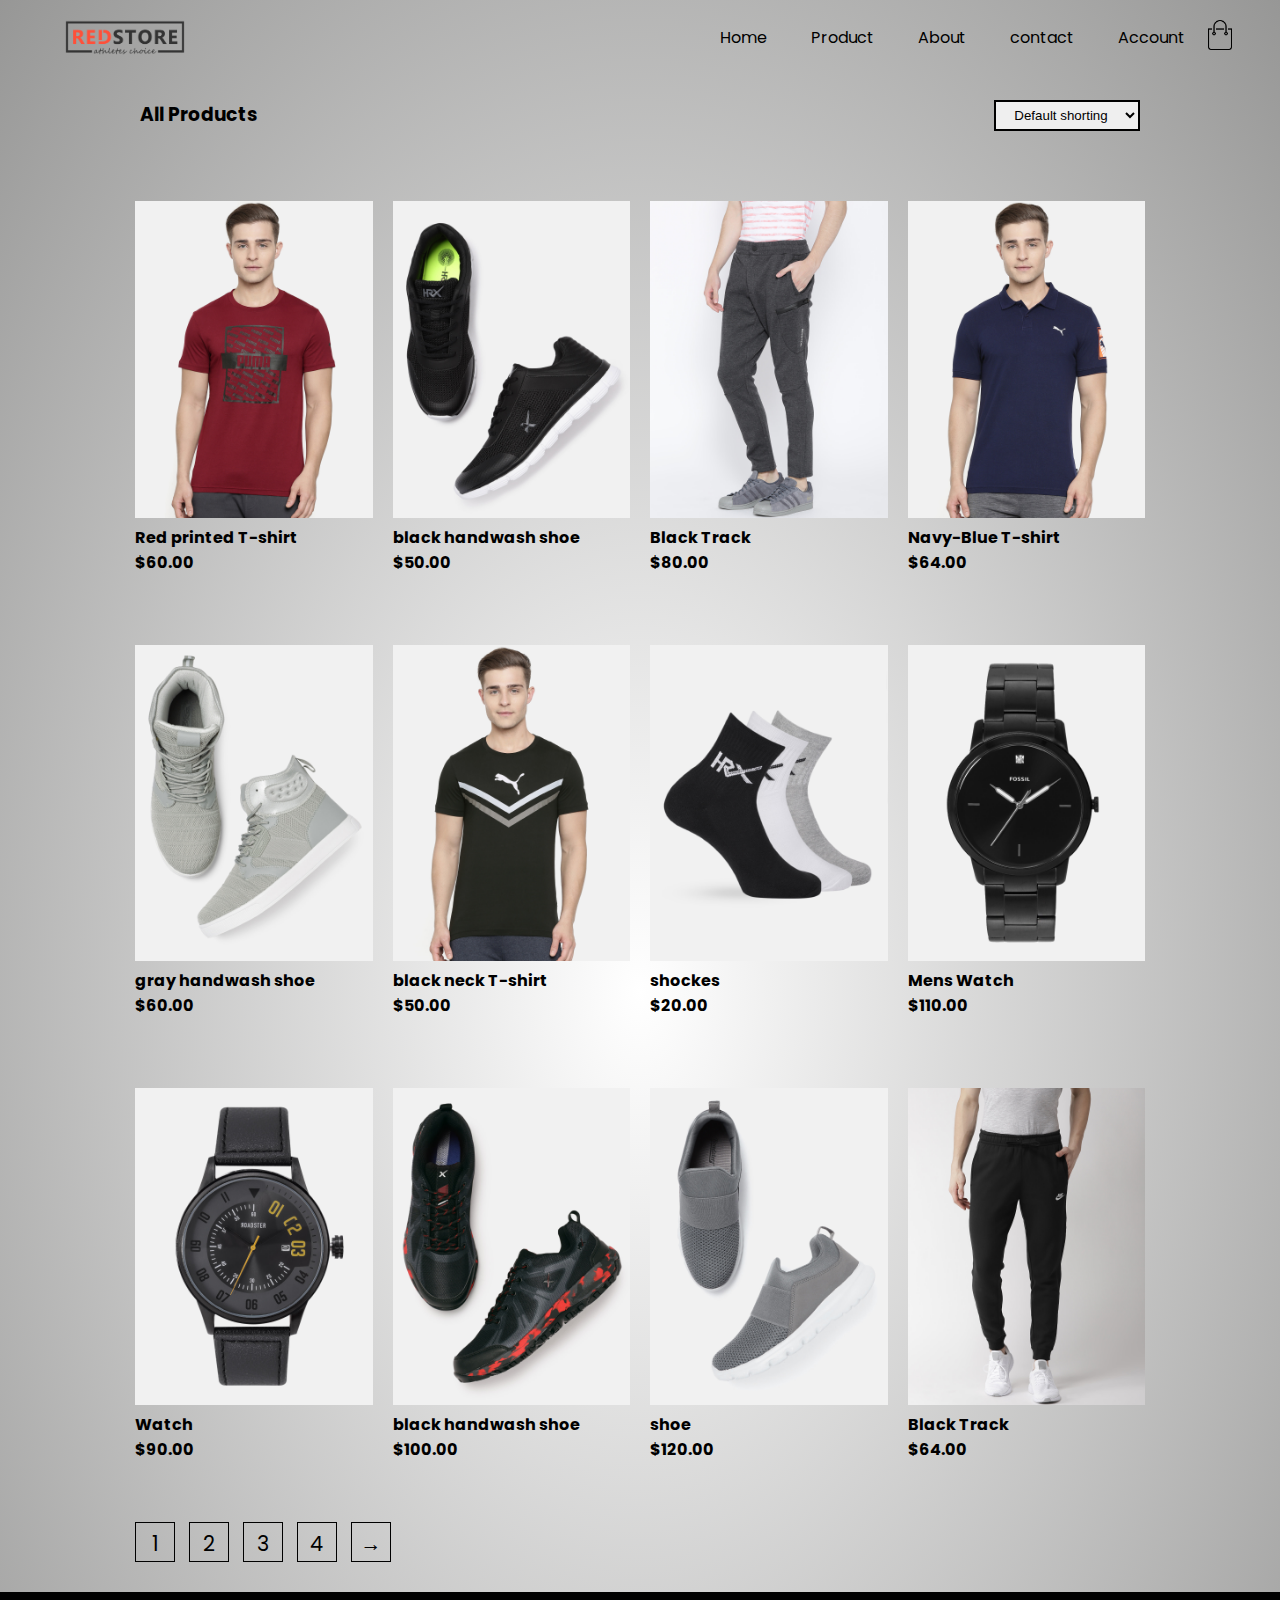
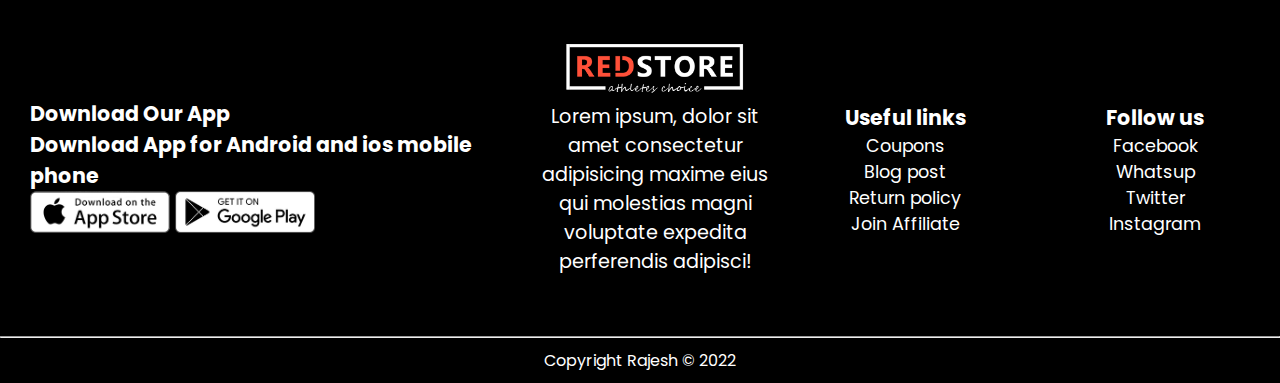
<file: E-commerce/product.html>
<!DOCTYPE html>
<html lang="en">

<head>
    <meta charset="UTF-8">
    <meta http-equiv="X-UA-Compatible" content="IE=edge">
    <meta name="viewport" content="width=device-width, initial-scale=1.0">
    <title>Product</title>

    <link rel="stylesheet" href="style.css">
    <link rel="preconnect" href="https://fonts.googleapis.com">
    <link rel="preconnect" href="https://fonts.gstatic.com" crossorigin>
    <link href="https://fonts.googleapis.com/css2?family=Poppins:wght@300&display=swap" rel="stylesheet">
    <link rel="stylesheet" href="https://cdnjs.cloudflare.com/ajax/libs/font-awesome/6.2.0/css/all.min.css"
        integrity="sha512-xh6O/CkQoPOWDdYTDqeRdPCVd1SpvCA9XXcUnZS2FmJNp1coAFzvtCN9BmamE+4aHK8yyUHUSCcJHgXloTyT2A=="
        crossorigin="anonymous" referrerpolicy="no-referrer" />
    <link href="https://unpkg.com/aos@2.3.1/dist/aos.css" rel="stylesheet">
    <!-- CSS only -->
    <!-- <link href="https://cdn.jsdelivr.net/npm/bootstrap@5.2.1/dist/css/bootstrap.min.css" rel="stylesheet" integrity="sha384-iYQeCzEYFbKjA/T2uDLTpkwGzCiq6soy8tYaI1GyVh/UjpbCx/TYkiZhlZB6+fzT" crossorigin="anonymous"> -->
</head>

<body>
    <div class="header">
        <div class="container first">
            <div class="navbar">
                <div class="logo">
                    <img src="images/logo.png" alt="logo" width="120px">
                </div>
                <nav>
                    <ul id="MenuItem">
                        <li><a href="index.html">Home</a></li>
                        <li><a href="#">Product</a></li>
                        <li><a href="#">About</a></li>
                        <li><a href="#">contact</a></li>
                        <li><a href="#">Account</a></li>
                    </ul>
                </nav>
                <a href="cart.html"><img src="images/cart.png" alt="card" height="30px" width="30px"></a>
                <img src="images/menu.png" class="menu-icon" onclick="menutoggle()">
            </div>
        </div>



    <div class="row product">
        <div class="col-4">
            <h3>All Products</h3>
            <div class="select">
                <select name="product">
                    <option>Default shorting</option>
                    <option>Short by popularity</option>
                    <option>Short by Price</option>
                    <option>Short by Rating</option>
                    <option>Short by sales</option>


                </select>
            </div>
        </div>
    </div>

    <!-- feature products -->
    <div class="small-container ">
        <div class="row">
            <div class="col-4 ">
             <a href="singleproduct.html">  <img src="images/product-1.jpg"  alt="product"> </a> 
                <h4>Red printed T-shirt</h4>
                <div class="rating">
                    <i class="fa-solid fa-star"></i>
                    <i class="fa-solid fa-star"></i>
                    <i class="fa-solid fa-star"></i>
                    <i class="fa-solid fa-star"></i>
                    <i class="fa-regular fa-star"></i>
                </div>
                <p>$60.00</p>
            </div>
            <div class="col-4">
                <img src="images/product-2.jpg" alt="product">
                <h4>black handwash shoe</h4>
                <div class="rating">
                    <i class="fa-solid fa-star"></i>
                    <i class="fa-solid fa-star"></i>
                    <i class="fa-solid fa-star"></i>
                    <i class="fa-solid fa-star"></i>
                    <i class="fa-regular fa-star"></i>
                </div>
                <p>$50.00</p>
            </div>

            <div class="col-4">
                <img src="images/product-3.jpg" alt="product">
                <h4>Black Track</h4>
                <div class="rating">
                    <i class="fa-solid fa-star"></i>
                    <i class="fa-solid fa-star"></i>
                    <i class="fa-solid fa-star"></i>
                    <i class="fa-solid fa-star"></i>
                    <i class="fa-regular fa-star"></i>
                </div>
                <p>$80.00</p>
            </div>

            <div class="col-4">
                <img src="images/product-4.jpg" alt="product">
                <h4>Navy-Blue T-shirt</h4>
                <div class="rating">
                    <i class="fa-solid fa-star"></i>
                    <i class="fa-solid fa-star"></i>
                    <i class="fa-solid fa-star"></i>
                    <i class="fa-solid fa-star"></i>
                    <i class="fa-regular fa-star"></i>
                </div>
                <p>$64.00</p>
            </div>
        </div>
        <div class="row">
            <div class="col-4">
                <img src="images/product-5.jpg" alt="product">
                <h4>gray handwash shoe</h4>
                <div class="rating">
                    <i class="fa-solid fa-star"></i>
                    <i class="fa-solid fa-star"></i>
                    <i class="fa-solid fa-star"></i>
                    <i class="fa-solid fa-star"></i>
                    <i class="fa-regular fa-star"></i>
                </div>
                <p>$60.00</p>
            </div>
            <div class="col-4">
                <img src="images/product-6.jpg" alt="product">
                <h4>black neck T-shirt</h4>
                <div class="rating">
                    <i class="fa-solid fa-star"></i>
                    <i class="fa-solid fa-star"></i>
                    <i class="fa-solid fa-star"></i>
                    <i class="fa-solid fa-star"></i>
                    <i class="fa-regular fa-star"></i>
                </div>
                <p>$50.00</p>
            </div>
            <div class="col-4">
                <img src="images/product-7.jpg" alt="product">
                <h4>shockes</h4>
                <div class="rating">
                    <i class="fa-solid fa-star"></i>
                    <i class="fa-solid fa-star"></i>
                    <i class="fa-solid fa-star"></i>
                    <i class="fa-solid fa-star"></i>
                    <i class="fa-regular fa-star"></i>
                </div>
                <p>$20.00</p>
            </div>

            <div class="col-4">
                <img src="images/product-8.jpg" alt="product">
                <h4>Mens Watch</h4>
                <div class="rating">
                    <i class="fa-solid fa-star"></i>
                    <i class="fa-solid fa-star"></i>
                    <i class="fa-solid fa-star"></i>
                    <i class="fa-solid fa-star"></i>
                    <i class="fa-regular fa-star"></i>
                </div>
                <p>$110.00</p>
            </div>
        </div>

        <div class="row">
            <div class="col-4">
                <img src="images/product-9.jpg" alt="product">
                <h4>Watch</h4>
                <div class="rating">
                    <i class="fa-solid fa-star"></i>
                    <i class="fa-solid fa-star"></i>
                    <i class="fa-solid fa-star"></i>
                    <i class="fa-solid fa-star"></i>
                    <i class="fa-regular fa-star"></i>
                </div>
                <p>$90.00</p>
            </div>
            <div class="col-4">
                <img src="images/product-10.jpg" alt="product">
                <h4>black handwash shoe</h4>
                <div class="rating">
                    <i class="fa-solid fa-star"></i>
                    <i class="fa-solid fa-star"></i>
                    <i class="fa-solid fa-star"></i>
                    <i class="fa-solid fa-star"></i>
                    <i class="fa-regular fa-star"></i>
                </div>
                <p>$100.00</p>
            </div>

            <div class="col-4">
                <img src="images/product-11.jpg" alt="product">
                <h4>shoe</h4>
                <div class="rating">
                    <i class="fa-solid fa-star"></i>
                    <i class="fa-solid fa-star"></i>
                    <i class="fa-solid fa-star"></i>
                    <i class="fa-solid fa-star"></i>
                    <i class="fa-regular fa-star"></i>
                </div>
                <p>$120.00</p>
            </div>

            <div class="col-4">
                <img src="images/product-12.jpg" alt="product">
                <h4>Black Track</h4>
                <div class="rating">
                    <i class="fa-solid fa-star"></i>
                    <i class="fa-solid fa-star"></i>
                    <i class="fa-solid fa-star"></i>
                    <i class="fa-solid fa-star"></i>
                    <i class="fa-regular fa-star"></i>
                </div>
                <p>$64.00</p>
            </div>
        </div>

        <div class="page">
            <span>1</span>
            <span>2</span>
            <span>3</span>
            <span>4</span>
            <span>&#8594;</span>
        </div>
    </div>

   

    <!-- footer -->
    <div class="footer">
        <div class="container">
            <div class="row">
                <div class="footer-col-1">
                    <h3>Download Our App</h3>
                    <h3>Download App for Android and ios mobile phone</h3>
                    <div class="app-logo">
                        <img src="images/app-store.png">
                        <img src="images/play-store.png">
                    </div>
                </div>
                <div class="footer-col-2">
                    <img src="images/logo-white.png" alt="white">
                    <p>Lorem ipsum, dolor sit amet consectetur adipisicing maxime eius qui molestias magni voluptate
                        expedita perferendis adipisci!</p>
                </div>
                <div class="footer-col-3">
                    <h3>Useful links</h3>
                    <ul>
                        <li>Coupons</li>
                        <li>Blog post</li>
                        <li>Return policy</li>
                        <li>Join Affiliate</li>
                    </ul>

                </div>
                <div class="footer-col-4">
                    <h3>Follow us</h3>
                    <ul>
                        <li>Facebook</li>
                        <li>Whatsup</li>
                        <li>Twitter</li>
                        <li>Instagram</li>
                    </ul>
                </div>
            </div>
        </div>
    </div>
    <div class="container">
        <div class="footer1">
            <hr>

            <p style="color:white;">Copyright Rajesh &#169; 2022</p>

        </div>
    </div>


    <!-- js for menutoggle -->
    <script>
        let MenuItem = document.getElementById("MenuItem");
        MenuItem.style.maxHeight = "0px";

        function menutoggle() {
            if (MenuItem.style.maxHeight == "0px") {
                MenuItem.style.maxHeight = "250px";

            }
            else {
                MenuItem.style.maxHeight = "0px";
            }
        }

    </script>

    <script src="https://unpkg.com/aos@2.3.1/dist/aos.js"></script>

    <script>
        AOS.init();
    </script>



    <!-- JavaScript Bundle with Popper -->
    <!-- <script src="https://cdn.jsdelivr.net/npm/bootstrap@5.2.1/dist/js/bootstrap.bundle.min.js" integrity="sha384-u1OknCvxWvY5kfmNBILK2hRnQC3Pr17a+RTT6rIHI7NnikvbZlHgTPOOmMi466C8" crossorigin="anonymous"></script>    -->
</body>

</html>
</body>

</html>
</file>
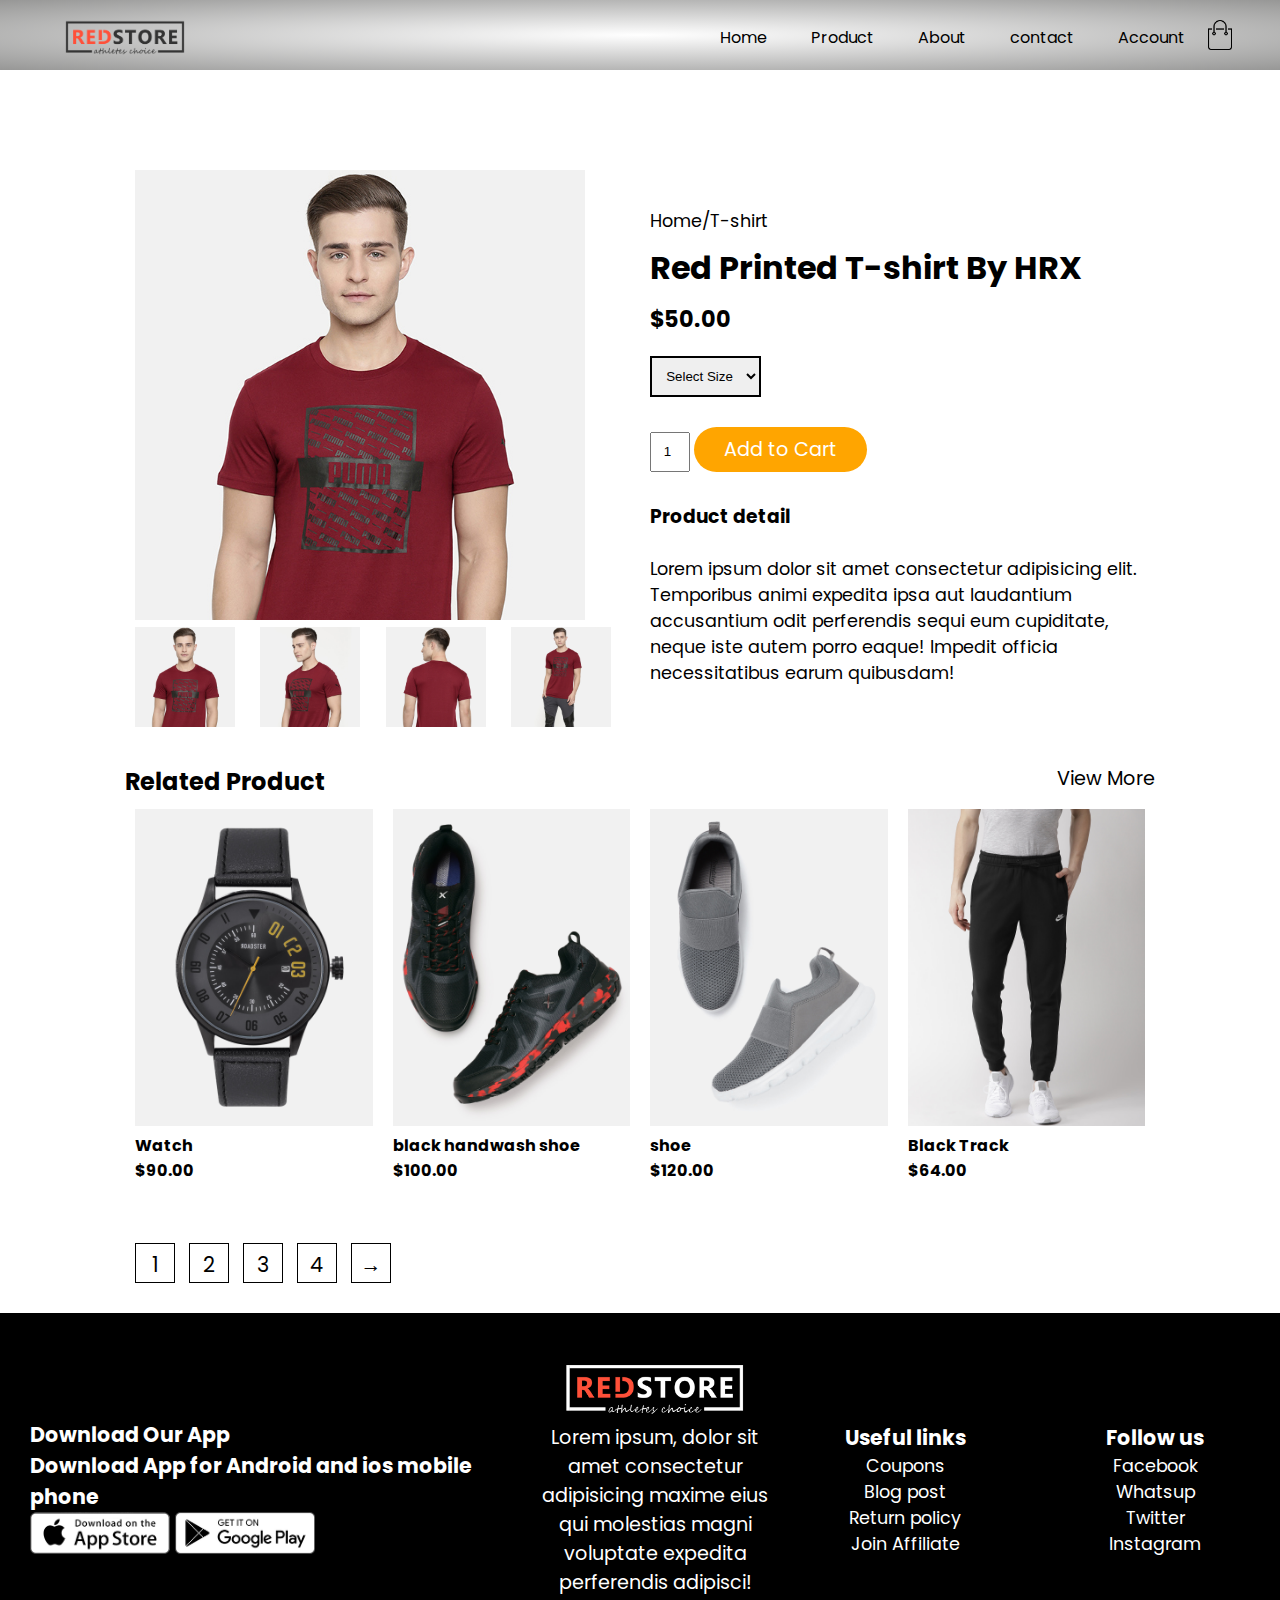
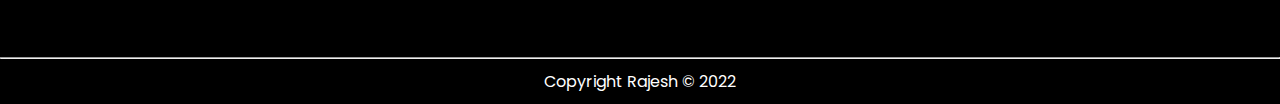
<file: E-commerce/singleproduct.html>
<!DOCTYPE html>
<html lang="en">

<head>
    <meta charset="UTF-8">
    <meta http-equiv="X-UA-Compatible" content="IE=edge">
    <meta name="viewport" content="width=device-width, initial-scale=1.0">
    <title>Single product</title>

    <link rel="stylesheet" href="style.css">
    <link rel="preconnect" href="https://fonts.googleapis.com">
    <link rel="preconnect" href="https://fonts.gstatic.com" crossorigin>
    <link href="https://fonts.googleapis.com/css2?family=Poppins:wght@300&display=swap" rel="stylesheet">
    <link rel="stylesheet" href="https://cdnjs.cloudflare.com/ajax/libs/font-awesome/6.2.0/css/all.min.css"
        integrity="sha512-xh6O/CkQoPOWDdYTDqeRdPCVd1SpvCA9XXcUnZS2FmJNp1coAFzvtCN9BmamE+4aHK8yyUHUSCcJHgXloTyT2A=="
        crossorigin="anonymous" referrerpolicy="no-referrer" />
    <link href="https://unpkg.com/aos@2.3.1/dist/aos.css" rel="stylesheet">
    <!-- CSS only -->
    <!-- <link href="https://cdn.jsdelivr.net/npm/bootstrap@5.2.1/dist/css/bootstrap.min.css" rel="stylesheet" integrity="sha384-iYQeCzEYFbKjA/T2uDLTpkwGzCiq6soy8tYaI1GyVh/UjpbCx/TYkiZhlZB6+fzT" crossorigin="anonymous"> -->
</head>

<body>
    <div class="header">
        <div class="container first">
            <div class="navbar">
                <div class="logo">
                    <img src="images/logo.png" alt="logo" width="120px">
                </div>
                <nav>
                    <ul id="MenuItem">
                        <li><a href="index.html">Home</a></li>
                        <li><a href="#">Product</a></li>
                        <li><a href="#">About</a></li>
                        <li><a href="#">contact</a></li>
                        <li><a href="#">Account</a></li>
                    </ul>
                </nav>
                <a href="cart.html"><img src="images/cart.png" alt="card" height="30px" width="30px"></a>
                <img src="images/menu.png" class="menu-icon" onclick="menutoggle()">
            </div>
        </div>
    </div>



    <!-- feature products -->
    <div class="small-container singleproduct">

        <div class="row">
            <div class="col-2">
                <img src="images/gallery-1.jpg" alt="red tshirt" id="productImg">

                <div class="small-img-row">
    <div class="small-img-col">
        <img src="images/gallery-1.jpg"  width="100%" class="smallImg">
    </div>
    <div class="small-img-col">
        <img src="images/gallery-2.jpg"  width="100%" class="smallImg">
    </div>
    <div class="small-img-col">
        <img src="images/gallery-3.jpg" class="smallImg" >
    </div>
    <div class="small-img-col">
        <img src="images/gallery-4.jpg" class="smallImg" >
    </div>

</div>
            </div>
            <div class="col-2">
                <p>Home/T-shirt</p>
                <h1>Red Printed T-shirt By HRX</h1>
                <h4>$50.00</h4>
                <select>
                    <option>Select Size</option>
                    <option>XXL</option>
                    <option>XL</option>
                    <option>Large</option>
                    <option>Medium</option>
                    <option>Small</option>
                </select>
                <input type="number" value="1">
                <a href="cart.html" class="btn">Add to Cart</a>

                <h3>Product detail <i class="fa-solid fa-indent"></i></h3><br>
                <p>Lorem ipsum dolor sit amet consectetur adipisicing elit. Temporibus animi expedita ipsa aut
                    laudantium accusantium odit perferendis sequi eum cupiditate, neque iste autem porro eaque! Impedit
                    officia necessitatibus earum quibusdam!</p>

            </div>
        </div>

        <div class="row row-2">
            <div class="col">
                <h2>Related Product</h2>
                <p>View More</p>

            </div>
        </div>

        <div class="row">
            <div class="col-4">
                <img src="images/product-9.jpg" alt="product">
                <h4>Watch</h4>
                <div class="rating">
                    <i class="fa-solid fa-star"></i>
                    <i class="fa-solid fa-star"></i>
                    <i class="fa-solid fa-star"></i>
                    <i class="fa-solid fa-star"></i>
                    <i class="fa-regular fa-star"></i>
                </div>
                <p>$90.00</p>
            </div>
            <div class="col-4">
                <img src="images/product-10.jpg" alt="product">
                <h4>black handwash shoe</h4>
                <div class="rating">
                    <i class="fa-solid fa-star"></i>
                    <i class="fa-solid fa-star"></i>
                    <i class="fa-solid fa-star"></i>
                    <i class="fa-solid fa-star"></i>
                    <i class="fa-regular fa-star"></i>
                </div>
                <p>$100.00</p>
            </div>

            <div class="col-4">
                <img src="images/product-11.jpg" alt="product">
                <h4>shoe</h4>
                <div class="rating">
                    <i class="fa-solid fa-star"></i>
                    <i class="fa-solid fa-star"></i>
                    <i class="fa-solid fa-star"></i>
                    <i class="fa-solid fa-star"></i>
                    <i class="fa-regular fa-star"></i>
                </div>
                <p>$120.00</p>
            </div>

            <div class="col-4">
                <img src="images/product-12.jpg" alt="product">
                <h4>Black Track</h4>
                <div class="rating">
                    <i class="fa-solid fa-star"></i>
                    <i class="fa-solid fa-star"></i>
                    <i class="fa-solid fa-star"></i>
                    <i class="fa-solid fa-star"></i>
                    <i class="fa-regular fa-star"></i>
                </div>
                <p>$64.00</p>
            </div>
        </div>

        <div class="page">
            <span>1</span>
            <span>2</span>
            <span>3</span>
            <span>4</span>
            <span>&#8594;</span>
        </div>
    </div>



    <!-- footer -->
    <div class="footer">
        <div class="container">
            <div class="row">
                <div class="footer-col-1">
                    <h3>Download Our App</h3>
                    <h3>Download App for Android and ios mobile phone</h3>
                    <div class="app-logo">
                        <img src="images/app-store.png">
                        <img src="images/play-store.png">
                    </div>
                </div>
                <div class="footer-col-2">
                    <img src="images/logo-white.png" alt="white">
                    <p>Lorem ipsum, dolor sit amet consectetur adipisicing maxime eius qui molestias magni voluptate
                        expedita perferendis adipisci!</p>
                </div>
                <div class="footer-col-3">
                    <h3>Useful links</h3>
                    <ul>
                        <li>Coupons</li>
                        <li>Blog post</li>
                        <li>Return policy</li>
                        <li>Join Affiliate</li>
                    </ul>

                </div>
                <div class="footer-col-4">
                    <h3>Follow us</h3>
                    <ul>
                        <li>Facebook</li>
                        <li>Whatsup</li>
                        <li>Twitter</li>
                        <li>Instagram</li>
                    </ul>
                </div>
            </div>
        </div>
    </div>
    <div class="container">
        <div class="footer1">
            <hr>
            <p style="color:white;">Copyright Rajesh &#169; 2022</p>
        </div>
    </div>


    <!-- js for menutoggle -->
    <script>
        let MenuItem = document.getElementById("MenuItem");
        MenuItem.style.maxHeight = "0px";

        function menutoggle() {
            if (MenuItem.style.maxHeight == "0px") {
                MenuItem.style.maxHeight = "250px";

            }
            else {
                MenuItem.style.maxHeight = "0px";
            }
        }

        // js img 
        let productImg=document.getElementById("productImg");
        let smallImg=document.getElementsByClassName("smallImg");
        smallImg[0].onclick = function(){
            productImg.src =smallImg[0].src;

        }
        smallImg[1].onclick = function(){
            productImg.src =smallImg[1].src;

        }
        smallImg[2].onclick = function(){
            productImg.src =smallImg[2].src;

        }
        smallImg[3].onclick = function(){
            productImg.src =smallImg[3].src;

        }



    </script>

    <script src="https://unpkg.com/aos@2.3.1/dist/aos.js"></script>

    <script>
        AOS.init();
    </script>



    <!-- JavaScript Bundle with Popper -->
    <!-- <script src="https://cdn.jsdelivr.net/npm/bootstrap@5.2.1/dist/js/bootstrap.bundle.min.js" integrity="sha384-u1OknCvxWvY5kfmNBILK2hRnQC3Pr17a+RTT6rIHI7NnikvbZlHgTPOOmMi466C8" crossorigin="anonymous"></script>    -->
</body>

</html>
</body>

</html>
</file>
<file: arch-tech/style.css>
@import url('https://fonts.googleapis.com/css2?family=Poppins:wght@200;400;500;600;700&family=Special+Elite&display=swap');
*{
    padding: 0;
    margin: 0;
    box-sizing: border-box;
    font-family: 'Poppins', sans-serif;
}
html{
    scroll-behavior: smooth;
}
.header{
    background:linear-gradient(rgba(0, 0, 0, 0.507),rgba(0, 0, 0, 0.507)), url(./images/arch.jpg);
    width: 100%;
    background-size: cover;
    height: 100vh;
    position: relative;
}

.header nav{
    padding: 15px 50px;
    display: flex;
    justify-content: space-between;
    align-items: baseline;
}
nav .btn-hide{
    display: none;
}
:root{
    --theme:#c74c3c;
}
nav h1 {
    font-size: 25px;
    font-weight: 500;
    color: white;

    letter-spacing: 1px;
}
nav h1 span{
    font-weight: 700;
    color: var(--theme);
}
.nav-bar ul{
    display: flex;
}
.nav-bar ul li{
    padding: 15px 30px;
    list-style: none;
    
}
.nav-bar ul li a{
    text-decoration: none;
    color: white;
    transition: 0.5s;

   
}
.nav-bar ul li:hover a{
    color: var(--theme);
}
.btn-link{
    padding: 5px 25px;
    background-color: var(--theme);
    border-radius: 4px;
    color: white;
    text-decoration: none;
}
ul .btn-link:hover{
background-color: white;
color: var(--theme);
}

/* ..............................End of Nav...........................  */
.banner{
    color: white;
    position: absolute;

    top: 120px;
    left: 50px;
}
.banner h1{
    font-size: 50px;
    font-weight: 400;
    text-transform: uppercase;
}
.banner h1 span{
    color: var(--theme);
    font-weight: 700;
}
.banner p{
    margin: 30px 0;
}
.services{
    position: absolute;
    left: 0;
    bottom: 0;
    width: 800px;
    display: grid;
    grid-template-columns: 1fr 1fr 1fr;
}
.services .service{
    padding: 20px;
}
.service h3{
    font-size: 16px;
    font-weight: 500;
    margin: 15px 0;
}
.service p{
    color: rgba(0, 0, 0, 0.603);
    font-size: 14px;
    margin: 14px 0;
}
.service a{
    font-size: 14px;
    color: #666;
    font-weight: 500;
}
.services .service:nth-child(1){
    background-color: #26282c;
}
.services .service:nth-child(1) h3,
.services .service:nth-child(1) a{
    color: white;
}
.services .service:nth-child(1) p{
    color: rgba(255, 255, 255, 0.555);
}

.services .service:nth-child(2){
    background-color: #e4e4e4;
}
.services .service:nth-child(3){
    background-color: #f1f1f1;
}
/* ......................End of services........................  */
.project{
    background: #f1f1f1;
}
.project .row{
    width: 90%;
    margin: 0 auto;
    display: flex;
}
.project .col{
    width: 50vw;
    height: 100vh;
    padding: 80px;

}
.project .col h3{
    font-size: 30px;
    font-weight: 500;
    margin: 30px 0;
}
.project .col p{
    margin-bottom: 30px;
    color: rgba(0, 0, 0, 0.493);
    line-height: 30px;
}
.col-2{
    position: relative;
}
.box-1{
position: absolute;
background-color: var(--theme);
width: 350px;
height: 250px;
top: 50px;
right: 70px;
box-shadow: rgba(0, 0, 0, 0.212) 2px 2px 2px;
}
.box-2{
position: absolute;
background-color: #f2dada;
width: 100%;
height: 400px;
bottom: 0;
left:0;                                      
}
.img-box{
position: absolute;
background: url(./images/building.jpg);
width: 400px;
/* z-index: 6; */
height: 450px;
background-size: cover;
left: 100px;
top: 100px;
box-shadow: rgba(0, 0, 0, 0.144) 1.5px 1.8px 1.5px,rgba(0, 0, 0, 0.158)1.5px 1.8px 1.5px ;
}
.top{
    position: fixed;
    padding: 15px;
    background-color: var(--theme);
    bottom: 0;
    right: 20px;
  border-top-left-radius:5px ;
  border-top-right-radius:5px ;
  display: none;
}
.top .active{
    display: block;
}
.top a{
    color: white;
    text-decoration: none;
}
</file>
<file: E-commerce/style.css>
*{
    margin: 0;
    padding: 0;
    box-sizing: border-box;
}
body{
    font-family: 'Poppins', sans-serif;

}
.navbar{
    display:flex;
    padding:20px;
}
.navbar img{
    margin-left: 20px;
}
nav{
    flex:1;
    text-align:right;
}
nav ul{
    display:inline-block;
    list-style-type: none !important;
}
nav ul li{
    display: inline-block;
    padding-left:40px;
    /* text-decoration: none;   */
}
 ul li a{
    text-decoration: none;
    color:black;
}
 ul li a:hover{
    color:tomato;
    background-color: black;
    padding:10px;
    border-radius: 5px;
    transition: 0.4s;
}
.first{
    /* background: linear-gradient(rgba(135, 207, 235, 0.695),rgba(217, 255, 0, 0.587)); */
    /* font-size: 1.2rem; */
    height:70px;
    line-height: 35px;
    max-width:1300px;
    margin: auto;
    padding-right:25px;
    padding-left:25px;
}
.row{
    display:flex;
    align-items: center;
    flex-wrap: wrap;
    justify-content: space-around;
    /* background-color: antiquewhite; */


}
.col-6{
    flex-basis: 50%;
    min-width: 300px;
}
.col-6 img{
    max-width: 100%;
    padding:50px 0px;
}
.col-6 h1{
    font-size: 1.2rem;
    line-height: 60px;
    margin:20px 0;
}
 p{
    font-size: 1.2rem;
    /* line-height: 30px; */

}
.btn{
    display: inline-block;
    background-color: orange;
    padding:8px 30px;
    font-size: 1.2rem;
    border-radius: 30px;
    color: white;
    margin:30px 0px;
    text-decoration: none;
}
.btn:hover{
    display: inline-block;
    background-color: red;
    padding:8px 30px;
    font-size: 1.2rem;
    border-radius: 30px;
    color:black;
    margin:30px 0px;
    transition: 0.5s;
}
.header{
    background: radial-gradient(rgba(255, 255, 255, 0.863),rgba(139, 139, 138, 0.897));

}
.catagories{
    margin-top:60px;
}
.col-3{
    flex-basis: 30%;
    min-width:250px;
    margin-bottom: 30px;
}
.col-3 img{
/* display: flex; */
/* flex-wrap: wrap; */
width: 100%;
}
.small-container{
    max-width: 1080px;
    margin: auto;
    padding-left: 25px;
    padding-right: 25px;

    
}
.col-4{
    flex-basis: 25%;
    min-width: 200px;
    padding:10px;
    margin-bottom:50px;
    transition: 0.5s;
}
.col-4 img{
    width:100%;
}
.tittle{
    font-size: 1.5rem;
    margin:50px auto ;
    text-align: center;
    font-weight: bolder;
    line-height: 60px;
    position: relative;

}
.tittle::after{
    content: '';
    background-color:red;
    width:80px;
    height: 5px;
    border-radius: 5px;
    /* border: solid; */
    position: absolute;
    bottom:0px;
    left:50%;
    transform: translateX(-50%);
}
.fa-star{
    color: yellow;
}
.col-4 h4{
    font-size: 1rem;
    font-weight: bold;
}
.col-4 p{
    font-size: 1rem;
    font-weight: bold;   
}
.col-4:hover{
    transform: translateY(-6px);
}

.theory{
    background: radial-gradient(rgba(255, 255, 255, 0.863),rgba(139, 139, 138, 0.897));

}
.offer{
    margin-top:100px;
    background: radial-gradient(rgba(255, 255, 255, 0.863),rgba(139, 139, 138, 0.897));
    padding: 30px 0px;


}
.col-3 .offer img{
    padding: 50px;
}
.testimonial{
    margin:80px auto;
}
.fa-quote-left{
    font-size: 2.5rem;
    color:orangered;
}
 .testimonial .col-4{
     padding:10px;
     margin-left:20px;
     text-align:justify;
     box-shadow: 0 0 10px 2px rgba(0, 0, 0, 0.113);
 }   
 .testimonial img{
     width:100px;
     border-radius: 50%;
     /* transform: translateX(50%); */
     /* margin:0 auto; */
     /* padding:10px 20px; */
     margin:10px 70px;

 }
 .testimonial p{
     font-size: 1rem;
     font-weight: bolder;
     text-align: center;
 }
 .brands{
     display:inline-block;
     margin:10px 80px;
 }
 .col-5{
     flex-basis: 15%;
     min-width: 55px;
 }
 .col-5 img{
     width:100%;
     /* color:black; */
     filter: grayscale(100%);
 }
 .col-5 img:hover{
    filter: grayscale(0);

 }
 /* footer */
.footer{
    background-color: black;
    color:white;
    /* border-radius: 0px; */
    /* flex-basis: 25%; */
    font-size: 1.1rem;
    min-width: 250px;
    padding:40px 0 30px;
    margin-top: 30px;
} 
.footer-col-1{
    flex:1;
    min-width: 250px;
    flex-basis: 30%;
    padding-left: 30px;;
    /* border-radius: 0px; */
}
.footer-col-1 img{
    width:140px;
    border-radius: 0px;
}
.footer-col-1,.footer-col-2,.footer-col-3,.footer-col-4{
    width:250px;
    /* padding:20px; */
}
.footer-col-3,.footer-col-4{
    /* flex-basis: 12%; */
    text-align: center;
}
ul{
    list-style-type: none;
}
.footer-col-2{
    width:250px;
    text-align: center;
    padding:10px;
    margin-bottom: 20px;
    
}
.footer-col-2 img{
    border-radius: 0px;
    width:180px;
    margin-top: 30px;
    margin: auto;
}

.footer1 p{
    background-color: black;
    color:gray;
    font-size: 1rem;
    text-align: center;
    /* padding-left:10px 30px; */
    padding:10px;
}
.footer1 hr{
    /* margin: 20px 0px; */
    height:1px;
    /* margin-left:30px; */
    /* margin-right: 30px; */
}
.menu-icon{
    width:25px;
    height:28px;
    /* padding-right: 10px; */
    margin-left: 20px;
    /* line-height: 25px; */
    display: none;
}
/* mediaquery */
@media(max-width:845px){
    nav ul{
        position: absolute;
        top:60px;
        left:0;
        width:100%;
        overflow:hidden;
        transition: max-height 0.5s;
    }
    nav ul li{
        display:block;
        margin-right:50px;
        margin-top: 10px;
        margin-bottom:10px;
    }
    nav ul li a{
        color:white;
    }
    .menu-icon{
        display:block;
        cursor: pointer;
    }
    .awe{
        margin-top: 200px;
    }

}

/* media query lessthen 600 */
@media(max-width:600px){
    .row{
        text-align: center;
    }
    .col-4,.col-6,.col-3{
        flex-basis: 100%;
    }
    .brands{
        /* flex-basis: 100%; */
        /* margin:0 auto; */
        /* margin-left: -50px; */
        display:block;
        margin-right: 200px;
        /* width:180px; */
    }
    td .product-item p{
        display:none;
    }
}


/* product css */

.product .col-4{
    flex-basis: 100%;
    margin-top: 20px;
    display: flex;
    justify-content:space-between;
    padding-right: 40px;
    padding-left: 40px;
    max-width: 1080px;

}
.product .col-4:hover{
    transform: translateY(0px);
}
select{
    border:2px solid black;
    color:black;
    padding:5px;
    text-align: center;
}
/* select:focus{
    color:red;
} */

.page span{
    border:1px solid black;
    padding:5px;
    font-size: 1.3rem;
    text-align: center;
    cursor: pointer;
    display:inline-block;
    margin-left: 10px;
    height:40px;
    width:40px;
}
.page span:hover{
    color:red;
}


/* single product */

.singleproduct{
    margin-top: 90px;;
}
.singleproduct .col-2 {
flex-basis: 50%;
padding:10px;

}
.singleproduct .col-2 img{
  width:450px;
}

.singleproduct .col-2 p{
    font-size: 1.1rem;
    padding-bottom: 10px;
}
.singleproduct .col-2 h4{
    font-size: 1.4rem;
    padding-top: 10px;
}
.singleproduct .col-2 select{
    display:block;
    padding:10px;
    margin-top: 20px;
}
.singleproduct .col-2 input{
    width:40px;
    height:40px;
    text-align: center;
    padding-left: 10px;
}
.small-img-row{
    display:flex;
    justify-content:space-between;

}
.small-img-col{
    flex-basis: 24%;
    /* max-width:100px; */
    cursor: pointer;
}
.small-img-col img{
    max-width: 100px;
    /* margin-left:-35px; */
}
.row-2 .col{
    margin-top: 20px;
    display:flex;
    flex-basis: 100%;
    justify-content: space-between;
}

/* form page */

/* form content */
.form-container{
    background-color:white;
    width:300px;
    height:400px;
    box-shadow:0px 0px 20px 0px rgba(0, 0, 0, 0.1);
    position:relative;
    /* margin:10px auto; */
    text-align: center;
    padding: 40px 10px ;
    margin: auto;
    overflow: hidden;
    /* background-color: rgba(255, 228, 196, 0.685); */
    /* margin-top:20px; */
}
.form-container span{
    display:inline-block;
    width:100px;
    cursor: pointer;
    /* margin-top:10px; */
    font-size: 1.2rem;
    font-weight:bold;
}
.form-container form{
    max-width:300px;
    position: absolute;
    padding-right:20px;
    /* margin:10px; */
    transition: transform 1s;

}
.form-vol{
    display:inline-block;
}
form input{
   width: 100%;
   height:30px;
   padding-right:0px;
   margin:10px;
   /* text-align: center; */
}
form .btn{
    width: 100%;
    margin-left:10px;
    height:30px;
    /* margin-top:10px; */
    line-height:10px;
    
}
form .btn:focus{
    outline:none;
}
form a{
    font-size: 20px;
    text-decoration:none;
    margin-top:10px;
    color:black;

}
#login{
    left:-300px;
}
#register{
    left:0;
}
#indicator{
    width:100px;
    background-color:red;
    border:none;
    height:5px;
    margin-top: 8PX;
    border-radius:3px;
    transform: translateX(100px);
    transition:transform 1s;
}

/* cart-page css */

.cart-page{
    margin: 80px auto;
}
table{
    width:100%;
    border-collapse: collapse;
}
td{
    padding: 10px 10px;
}
td input{
    width:40px;
    height:40px;
    padding-left: 10px;
    
}
.cart-page th{
    background-color: orange;
    /* width: 100%; */
    padding: 10px;
    /* margin-top: 10px; */
    text-align:left;
}
td .product-item{
    display:flex;
    flex-wrap: wrap;
}
td img{
    width:80px;
    height:80px;
    margin-right: 10px;
}
td a{
    color:red;
    text-decoration: none;
    font-size: 0.9rem;
}
.total-item{
display:flex;
justify-content: flex-end;
}
.total-item table{
    border-top: 3px solid red;
    width:100%;
    max-width: 350px;
}
td:last-child{
    text-align: right;
}
th:last-child{
    text-align: right;
}
</file>
<file: New brand_temp_hosted/style.css>
* {
    padding: 0;
    margin: 0;
    box-sizing: border-box;
}

:root {
    --background: #E8CEC5;
    --pink: #F2A5AF;
    --lightpink: #FFE8ED;
    --text: #26474D;
}

.wrapper {
    width: 100%;
    background-color: var(--background);
}

.container {
    width: 600px;
    margin: auto;
    background-color: #fff;
    color: var(--text);
}
.container-5{
    width: 55%;
    margin: auto;
}
.tag-top {
    width: 75%;
    background-color: var(--pink);
    color: white;
    margin: auto;
    font-family: sans-serif;
}

.tag-top h4 {
    padding: 10px;
    text-align: center;
    letter-spacing: 4px;
}

.header-1 h1 {
    text-align: center;
    font-size: 2.5rem;
    letter-spacing: 2px;
    margin-top: 30px;
    margin-bottom: 26px;
}

.banner {
    background: url(./images/header_1.png) no-repeat center center;
    background-size: cover;
    display: flex;
    align-items: flex-end;
    justify-content: end;
}

.banner h1 {
    font-size: 3.5rem;
    text-align: end;
    padding: 121px 60px;
}

/* -------------------------------------------------------- */

.pink {
    background-color: var(--lightpink);
    display: flex;
    flex-direction: column;
    align-items: center;
    text-align: center;
    padding: 50px 80px;
    position: relative;
}

.pink h2 {
    font-size: 2.3rem;
    font-weight: 600;
}

.pink p {
    color: var(--pink);
    font-size: 15px;
    margin: 20px 0px;
}

.btn {
    background-color: var(--text);
    padding: 8px 15px;
    color: #fff;
    letter-spacing: 2px;
    text-decoration: none;
    margin-top: 10px;
    transition: all 0.6s;
}
.btn:hover {
    background-color: var(--pink);
    color: var(--text);
}

.footer-1 {
    background: url(./images/footer1-2.png) no-repeat center center;
    background-size:cover;
    text-align: center;
    /* background-attachment: fixed; */
}

.footer-1 p,
.para {
    width: 68%;
    margin: auto;
    color: white;
    text-align: center;
    font-size: 15px;
    padding: 50px 0px;
}

.footer {
    background-color: #fff;
    display: flex;
    flex-direction: column;
    text-align: center;
    align-items: center;
}

.line1 {
    width: 40%;
    height: 8px;
    background-color: var(--text);
    position: absolute;
    margin-top: -53px;
}

.line2 {
    width: 40%;
    height: 5px;
    margin: 36px auto;
    background-color: var(--pink);
}

.footer h3 {
    color: var(--pink);
    letter-spacing: 2px;
    font-family: Arial, Helvetica, sans-serif;
    margin-bottom: 36px;
}

/* --------------------- First page End--------------------------  */
.p_container {
    width: 600px;
    margin: auto;
    background-color: var(--lightpink);
    color: var(--text);

}

.header-2 {
    background-image: linear-gradient(var(--lightpink) 0%, var(--lightpink) 8%, var(--pink) 8%, var(--pink) 70%, var(--lightpink) 70%, var(--lightpink) 100%);
    /* background-image: linear-gradient(red 0%,red 8%, green 8%, green 70%, blue 70%, blue 100%); */

}

.header-2 h1 {
    text-align: center;
    font-size: 2.5rem;
    letter-spacing: 2px;
    color: #fff;
    padding-top: 43px;
    padding-bottom: 15px;
}

.image {
    width: 80%;
    margin: auto;
    background: url(./images/header_2.png) no-repeat center center;
    background-size: cover;
    /* height: 300px; */
    text-align: end;
    padding: 35px 35px 60px 35px;
}

.image h1 {
    font-size: 3.5rem;
    text-align: end;
    color: var(--text);
    margin-top: 10px;
    text-shadow: 2px 3px 2px white;
}

.image p {
    color: #fff !important;
    padding-bottom: 40px;
    display: block;
  
}

.header-2 p {
    color: var(--pink);
}

.banner-2 {
    background-image: linear-gradient(var(--lightpink) 0%, var(--lightpink) 25%, var(--pink) 25%, var(--pink) 75%, var(--lightpink) 75%, var(--lightpink) 100%);
    padding-bottom: 8%;
    display: flex;
    align-items: center;
    flex-direction: column;
    position: relative;
}

.image2 {
    background:  url(./images/footer_2.png) no-repeat center center;
    background-size: cover;
    width: 60%;
    padding: 400px 10px 10px 10px;
    border: 7px solid white;
    text-align: center;
    margin-bottom: 60px;
}

.image2 h1 {
    font-size: 3rem;
    color: #fff;
    text-shadow: 3px 3px 3px black;
}

.image2 h6 {
    font-size: 1rem;
    color: #fff;
    letter-spacing: 2px;
    padding-bottom: 30px;
    text-shadow: 3px 3px 3px black;
}

.side h4 {
    position: absolute;
    font-size: 1.6rem;
    transform: rotate(-90deg);
    left: -100px;
    top: 50%;
    letter-spacing: 3px;
    text-shadow: 1px 1px 1px white;
}

.btn1 {
    margin-top: 25px;
    margin-bottom: 25px;
}
/* ----------------------- Second Page End---------------------------- */
.container2 {
    width: 600px;
    margin: auto;
    background: linear-gradient(to right, white 50%, var(--lightpink) 50%);

}

.tag2 {
    width: 50%;
    background-color: var(--pink);
    color: white;
    margin-left: 45%;
    font-family: sans-serif;
}

.header3 {
    padding-top: 30px;
}

.header3 h1 {
    text-align: center;
    font-size: 2.5rem;
    letter-spacing: 2px;
    margin-top: 28px;
    margin-bottom: 30px;
}

.tag2 h4 {
    padding: 10px;
    text-align: center;
    letter-spacing: 4px;
}

.banner3 {
    background: url(./images/header_3.png) no-repeat center center;
    background-size: cover;
}

.right {
    text-align: end;
    padding-right: 60px;
    padding-top: 60px;
    padding-bottom: 40px;
    color: #fff;
}

.right h1 {
    font-size: 3.5rem;
    margin-bottom: 40px;
    margin-top: 10px;
}

.right h3 {
    width: 50%;
    height: 4px;
    background-color: white;
    margin-bottom: 10px;
    margin-left: 50%;
}

.right h2 {
    margin-top: 20px;
    font-size: 3.5rem;
    padding-bottom: 15px;
    color: var(--text);
}

.right p {
    margin-bottom: 35px;
}

.right a {
    margin-bottom: 60px;
}

.body h1 {
    font-size: 3rem;
    color: var(--text);
    width: 50%;
    padding: 35px;
}

.para1 {
    width: 80%;
    padding-left: 20px;
    padding-top: 30px;
    padding-bottom: 30px;
    color: var(--pink);
}

.footer3 h3 {
    letter-spacing: 2px;
    color: var(--text);
    font-family: Arial, Helvetica, sans-serif;
    margin-bottom: 15px;
    text-align: center;
}

.icon {
    display: flex;
    justify-content: center;
    align-items: center;
    padding-bottom: 10px;
}

.icon div {
    width: 40px;
    height: 40px;
    border-radius: 50%;
    margin: 20px;
    background-color: var(--pink);
    display: flex;
    justify-content: center;
    align-items: center;
    cursor: pointer;

}

.icon div a {
    color: #fff;

}

/* ------------------------********-------------------------- */
@media screen and (max-width:450px) {

    .container,
    .p_container,
    .container2 {
        width: 100%;
    }

    .header-1 h1,

    .header3 h1,
    .right h1,
    .body h1,
    .image2 h1,
    .header-2 h1 {
        font-size: 1.8rem;
    }

    .pink {
        padding: 50px 44px;


    }
    
    .banner h1 {
       padding: 70px 60px;
    }

    .banner h3 {
        font-size: 1.5rem;
    }

    .pink h2 {
        font-size: 1.8rem;

    }

    .side h4 {
        left: -148px;
        top: 46%;
    }

    .image2 {
        min-height: 415px;
        top: 79%;
        padding: 289px 10px 10px 10px;
    }

    .image2 h6 {
        font-size: 0.8rem;
    }

    .right {
        padding-right: 19px;
    }

    .para {
        padding: 25px 0px;
        font-size: 11px;
    }
    .footer-1 p{
        padding: 25px 0px;
    }
}

@media screen and (min-width:451px) and (max-width:769px) {

    .container,
    .p_container,
    .container2 {
        width: 100%;
    }

    .banner {
        background-repeat: no-repeat;
    }

}
</file>
<file: Spices/style.css>
* {
    margin: 0;
    padding: 0;
    box-sizing: border-box;
}

#navbar {
    position: sticky;
    top: 0;
    left: 0;
    z-index: 10;
    padding: .5rem .5rem;
    box-shadow: 5px 5px 2px rgba(0, 0, 0, .5);
    background-color: black;
}

.navbar .navbar-brand {
    font-size: 25px;
    font-weight: 800;
    color: #29f700 ;
}

#navbarSupportedContent a {
    color: #fff;
    border-bottom: 2px solid transparent;

}

#navbarSupportedContent a:hover {

    border-bottom: 2px solid #29f700;
}

#navbarSupportedContent button {
    background: #29f700;
    width: 5rem;
    border-radius: 15px;
}

/* -------------------------------------------------  */
section {
    width: 100%;
    min-height: 100vh;
    display: flex;
    justify-content: center;
    align-items: center;
}

#home {
    background: linear-gradient(rgba(0, 0, 0, .3), rgba(0, 0, 0, 0.4)), url(./images/bg.jfif) center center;
    background-size: cover;

    flex-direction: column;
}

#home h1 {
    font-size: 80px;
    color: #fff;
    letter-spacing: 3px;
    font-family: Verdana, Geneva, Tahoma, sans-serif;
    text-shadow: 0px 1px 0px #ccc,
        0px 2px 0px #ccc,
        0px 3px 0px #ccc,
        0px 4px 0px #ccc,
        0px 5px 0px #ccc,
        0px 6px 0px #ccc;
}

#home p {
    font-size: 18px;
    color: #fff;
    text-align: center
    ;
}

#home .input-group {
    width: 40%;
    height: 45px;
}

.signin {
    background: #29f700 !important;
    color: #fff;
    box-shadow: 2px 4px 5px rgba(0, 0, 0, .3);
}

/* ---------------------------------------- */
#about {
    background: linear-gradient(to right, #ea1d6f, #eb466b);
}

#about h1 {
    font-weight: 800;
    font-size: 50px;
    color: #fff;
}

#about p {
    color: #fff;
}

/* ------------------------------------------------------ */
#product {
    background: #e5e5e5;
}

#product h1 {
    font-size: 50px;
    letter-spacing: 2px;
    font-weight: 700;
}

#product img {
    width: 200px;
    height: 200px;
}

.card {
    width: 100%;
    height: 300px;
    background: #e5e5e5 !important;
    border: none !important;
    box-shadow: 15px 20px 20px rgba(0, 0, 0, .3), 
               inset 4px 4px 10px white;
    border-radius: 20px !important;
    overflow: hidden;
    justify-content: center;
    align-items: center;
    margin:4% 3%;
   transition: .3s;
}
/* .col-md-4.card{
    width:100%;
    height: 100%;
   
} */
.card:hover{
box-shadow: inset 5px 5px 10px rgba(0, 0, 0, .3),
            inset -4px -4px 10px white;


}
/* ------------------------------------------------------- */
#contact img{
    height: 100%;
}
.box{
    width: 80% !important;
    margin-top: 10px;
}
form{
    display: flex;
    flex-direction: column;
}

#contact input{
margin: 10px 0px;
}
#contact textarea{
    margin: 10px 0px;
}
/* --------------------------------------------  */
footer{
    width: 100%;
    height: 30px;
    background: rgba(0, 0, 0, .8);
    margin-top: -30px;
    text-align: center;
    color: white;
    padding: 3px;
}
</file>
<file: Creative Design/mine/style.css>
* {
    margin: 0;
    padding: 0;
    box-sizing: border-box;
}

.wrapper {
    width: 100%;
    background-image: linear-gradient(to top, rgba(0, 0, 0, 0.5), rgba(0, 0, 0, 0.5)), url(./images/header.jpg);
    background-position: bottom;
    background-size: cover;
    align-items: center;
}

.container {
    width: 1100px;
    margin: auto;
}

nav {
    font-family: sans-serif;
    display: flex;
    justify-content: space-between;
    height: 80px;
    align-items: center;
    background-color: rgba(68, 65, 65, 0.3);
    padding: 0 20px;
    color: white;
}

nav ul {
    display: flex;
    list-style: none;
    margin-left: auto;
}

nav ul li {
    margin: auto 20px;
    align-items: center;
}

nav ul li a {
    text-decoration: none;
    font-size: 18px;
    color: whitesmoke;
}

.comp {
    background-color: #fad02c;
    padding: 10px 25px;
    cursor: pointer;
    outline: none;
    border: none;
    border-radius: 7px;
    font-size: 16px;
}

nav ul li a:hover {
    color: #fad02c;
}

.nav-links {
    display: flex;
}

/* ...................Nav-links END....................  */

.banner {
    margin-top: 200px;
    padding-bottom: 200px;
    align-items: center;
    text-align: center;
    justify-content: center;
    color: white;
    line-height: 50px;
    font-family: sans-serif;
}

.banner h1 {
    font-size: 60px;
}

.banner button {
    padding: 10px 15px;
    color: white;
    background-color: transparent;
    border: 2px solid white;
    margin-top: 20px;
}

.banner button:hover {
    color: black;
    background-color: white;
}

/* ..................... End of Banner..............................  */
.wrapper1 {
    width: 100%;
    background-color: #EAF0FC;
    padding-top: 150px;
    padding-bottom: 150px;
}

.container1 {
    width: 1100px;
    margin: auto;
}

.about-us {
    display: flex;
    position: relative;
}

.about {
    width: 150px;
    height: 320px;
    background-color: #fad02c;
    position: relative;
    margin-top: 40px;
    color: white;
    box-shadow: rgba(76, 77, 57, 0.35) 0px 5px 15px;
    border-radius: 8px;
}

.about h2 {
    transform: rotate(-90deg);
    font-size: 35px;
    position: absolute;
    top: 40%;
    left: -45px;
}

.content {
    font-family: sans-serif;
    display: flex;
    width: 1000px;
    height: 400px;
    margin: auto;
    background-color: #fff;
    box-shadow: rgba(0, 0, 0, 0.35) 0px 5px 15px;
    position: absolute;
    left: 50px;
    border-radius: 8px;
}

.content1 {
    margin: 10px;
    padding: 8px;
    color: #495050;
    line-height: 20px;
}

.content1 h5 {
    font-size: 20px;
}

.content1 p {
    font-size: 14px;
    color: #495050;
    opacity: .8;
}

.content1 a {
    color: #fad02c;
    font-size: 18px;
    text-decoration: none;
}

/* .......................... End of About Us.......................  */

.wrapper2 {
    width: 100%;
}

.card-yellow {
    width: 100px;
    height: 250px;
    background-color: #fad02c;
    position: absolute;
    z-index: -1;
    bottom: 160px;
    box-shadow: rgba(76, 77, 57, 0.35) 0px 5px 15px;
    border-radius: 8px;
}

.card {
    display: flex;
    padding-top: 100px;
    padding-bottom: 100px;
    position: relative;
}

.col {

    height: 350px;
    width: 540px;
    border-radius: 10px;
    overflow: hidden;
    box-shadow: rgba(0, 0, 0, 0.35) 0px 5px 15px;
}

.col1 {
    height: 350px;
    width: 540px;
    border-radius: 10px;
    overflow: hidden;
    font-family: sans-serif;
    padding: 30px;
    line-height: 25px;
    padding-left: 50px;
}

.image {
    display: flex;
    margin-left: 30px;
}

.col1 p {
    font-size: 15px;
}

#light {
    font-size: 15px;
    opacity: 0.4;
}

.btn {
    padding: 8px 20px;
    background-color: transparent;
    color: #fad02c;
    border: 1px solid #fad02c;
}

.btn:hover {
    background-color: #fad02c;
    color: black;
}

/* ........................End of caRD .......................  */
.wrapper3 {
    background-color: #EAF0FC;
}

.card2 {
    display: flex;
    padding-top: 100px;
    padding-bottom: 100px;
    position: relative;
}

.card-yellow2 {
    width: 100px;
    height: 250px;
    background-color: #fad02c;
    position: absolute;
    bottom: 150px;
    right: 30px;
    box-shadow: rgba(76, 77, 57, 0.35) 0px 5px 15px;
    border-radius: 8px;
}

.image1 {
    display: flex;
    z-index: 1;
}

.col2 {
    height: 350px;
    width: 500px;
    border-radius: 10px;
    overflow: hidden;
    font-family: sans-serif;
    padding-right: 60px;
    line-height: 25px;
    padding-top: 30px;
}

.col2 p {
    font-size: 15px;
}

/* ........................End of caRD .......................  */
.client-says {
    padding: 150px 0px;
    text-align: center;
    font-family: sans-serif;
}

.client-says h2 {
    font-size: 35px;
}

.clients {
    display: flex;
    padding-top: 100px;
    position: relative;
}

.client {
    background-color: #EAF0FC;
    margin: 10px;
    height: 300px;
    padding: 80px 10px 20px 10px;
    line-height: 25px;
    border-radius: 8px;
}

.client p {
    opacity: 0.6;
}

.client img {
    width: 90px;
    height: 90px;
    border-radius: 50%;
    border: 4px solid white;
}

.one img {
    position: absolute;
    top: 75px;
    left: 140px;
}

.two img {
    position: absolute;
    top: 75px;
    left: 500px;
}

.three img {
    position: absolute;
    top: 75px;
    left: 864px;
}

/* ........................... End of client says ........................ 
 */
.wrapper4 {
    width: 100%;
    height: 250px;
    background: url(./images/bg-img-2.jpg);
    background-size: cover;
    background-position: center;
}

#talk {
    color: white;
    font-size: 3.5rem;
    font-weight: 300;
    text-align: center;
    line-height: 280px;
}

/* .........................................................  */
.contact-us {
    height: 600px;
    text-align: center;
    padding-top: 100px;
    font-family: sans-serif;
}

.contact-us h1 {
    font-size: 50px;
    color: #495057;
    padding-bottom: 20px;
}

.contact-us p {
    color: #696969;
    font-size: 13px;
    padding-bottom: 25px;
    letter-spacing: .8px;
}

.contact-us input {
    border: 0.8px solid #6C757D;
    padding: 8px 65px;
    outline: #696969;
}

#btn1 {
    padding: 8px 260px;
    background-color: #fad02c;
    outline: none;
    border: none;
}

textarea {
    padding: 10px;
    border: 0.8px solid #6C757D;
    outline: #696969;

}

/* .....................................................  */
.footer {
    display: flex;
    padding: 80px 10px 80px 10px;
}

.foot {
    width: 380px;
    padding: 20px;
}

.foot li {
    color: #fad02c;
    font-size: 20px;
}

.list {
    display: flex;
    justify-content: space-around;
}

.foot hr,
p,
hr {
    opacity: 0.6;
}

.copy {
    padding: 30px 10px;
}

#f-icon i {
    color: #fad02c;
    padding: 8px;
}

#f-icon i:hover {
    color: darkgoldenrod;
}

/* ........................The END ...........................  */
@media screen and (max-width:450px) 
 {
    .container , .container1{
        width: 100%;
    }
    
}
</file>
<file: Finance Business/mine/style.css>
* {
    margin: 0;
    padding: 0;
    box-sizing: border-box;
}

.wrapper {
    width: 100%;
    background-color: #A4C639;
    height: 46px;
    line-height: 46px;

}

.container {
    width: 1150px;
    margin: auto;
}

.care {
    display: flex;
    justify-content: space-between;
    font-family: 'poppins';
    color: #fff;
    font-weight: bold;

}

.care ul {
    display: flex;
    /* gap: 50px; */
    list-style: none;
}

.care ul li {
    padding: 0 30px;
    height: 46px;
    border-left: 1px solid white;
    border-right: 1px solid white;
    text-align: center;
}

/* >>>>>>>> customer care <<<<<<<  */

.wrapper1 {
    width: 100%;
    background: url(./images/slide_02.jpg);
    background-position: center;
    background-size: cover;
}

.nav-bar {
    display: flex;
    color: #fff;
    justify-content: space-between;
    line-height: 80px;
}

.nav-bar ul li {
    display: inline-block;
    padding: 0 25px;
}

.nav-bar ul li a {
    color: #fff;
    font-size: 15px;
    text-decoration: none;
    font-family: 'Poppins', sans-serif;
}

.nav-bar span {
    font-size: 33px;
    text-shadow: 2px 1px 2px #A4C639;
}

.nav-bar ul li a:hover {
    color: #A4C639;
    text-decoration: underline;
    text-underline-offset: 10px;
}

/* >>>>> end of nav-bar <<<<<  */
.tittle {
    color: #A4C639;
    font-family: sans-serif, Helvetica, Arial;
    font-weight: bold;
    font-size: 20px;
    display: flex;
    margin: 20px 0;
}

.banner {
    padding: 40px;
    color: #fff;
    font-family: sans-serif, Helvetica, Arial;

}

.banner h1 {
    font-size: 50px;
}

.banner p {
    line-height: 30px;
    margin: 30px 0;
}

.one-page {
    color: #0955B3;
    font-weight: bold;
}

.banner button {
    padding: 12px 30px;
    background-color: #A4C639;
    color: #fff;
    outline: none;
    border: none;
    border-radius: 30px;
    font-size: 13px;
    font-family: sans-serif;
}

/* >>>>> end of banner section <<<<<  */
.wrapper2 {
    width: 100%;
    background-color: #A4C639;
}

.contact {
    display: flex;
    height: 100px;
    justify-content: space-between;
    color: #fff;
    font-size: large;
    line-height: 30px;
}

.contact button {
    margin: auto 20px;
}

.contact .call {
    display: block;
    margin: auto 0px;
}

.button1 {
    background-color: transparent;
    border: 2px solid white;
    color: #fff;
    padding: 12px 30px;
    border-radius: 30px;
    font-family: 'poppins';
    font-size: 13px;
    transition: 0.5s;
}

.button1:hover {
    background-color: #fff;
    color: #A4C639;
}

/* >>>>> end of contact section <<<<<  */
.wrapper3 {
    width: 100%;
    /* height: 100vh; */
}

.services {
    width: 100%;
    height: 150px;
    margin-top: 50px;
    display: flex;
    justify-content: center;
    align-items: center;
    line-height: 50px;
    text-align: center;
    padding-bottom: 50px;

}

.color {
    color: #A4C639;
}

.row {
    font-family: Verdana, Geneva, Tahoma, sans-serif;
    display: flex;
    gap: 15px;
}

.row p {
    font-size: 15px;
    line-height: 25px;
    margin-top: 15px;

}

.col {
    background-color: #F7F7F7;
    padding-bottom: 20px;
    margin-bottom: 50px;
}

.col img {
    width: 100%;
}

button {
    padding: 12px 30px;
    background-color: #A4C639;
    color: #fff;
    border-radius: 30px;
    outline: none;
    border: none;
}

button:hover {
    background-color: #fff;
    color: #A4C639;
    box-shadow: rgba(0, 0, 0, 0.25) 0px 14px 28px, rgba(0, 0, 0, 0.22) 0px 10px 10px;
}

.col h3,
p,
button {
    margin: 5px 30px;
}

/* >>>>> end of services section <<<<<  */
.wrapper4 {
    width: 100%;
    background: url(./images/fun-facts-bg.jpg);
    padding-bottom: 90px;
}

.business-growth {
    display: flex;
    justify-content: space-between;
    padding-top: 150px;
}

.growth {
    color: white;
}

#growth {
    color: #A4C639;
}

.growth h2 {
    font-size: 36px;
    margin-left: 20px;
}

.growth h6 {
    font-size: 16px;
    margin-top: 30px;
    margin-bottom: 15px;
    margin-left: 20px;

}

.growth p {
    font-size: 14px;
    margin: 20px;
}

.count-down {
    display: flex;
    flex-wrap: wrap;
}

.cd {
    background-color: #3B3B3B;
    width: 230px;
    height: 150px;
    margin: 20px;
}

/* >>>>> end of business growth section <<<<<  */
.card {
    display: flex;
    padding: 100px 5px;
}
.card-img img{
height: 100%;
}

.c-content {
    width: 600px;
    padding: 80px 50px;
    background-color: #F7F7F7;
}
.c-content h6,h1{
    padding-left: 30px;
    
}
.clr{
    color: #A4C639;
}
.c-content p{
    line-height: 28px;
}
/* >>>>> end of card-content <<<<<  */
.wrapper5{
    width: 100%;
    background-color:#F7F7F7 ;
    padding-bottom: 80px;
}
.p{
    font-size: 15px;
    font-family: Verdana, Geneva, Tahoma, sans-serif;
    color: #666666;
}
.about-us{
    width: 100%;
    margin: auto;
    text-align: center;
    padding-top: 100px;
    font-family: Verdana, Geneva, Tahoma, sans-serif;
    
}
.clients{
    display: flex;
    justify-content: space-around;
    margin-top: 100px;
    font-family: Verdana, Geneva, Tahoma, sans-serif;
}
.client{
    width: 550px;
    height: 180px;
    background-color:#fff;
    text-align: center;
    line-height: 25px;
    padding: 20px;
    border-radius: 5px;

}
.para{
    font-size: 13px;
}
/* <!-- >>>>> end of About Us <<<<<  --> */

.request{
    width: 100%;
   text-align: center;
   margin: 50px 0 ;
}
form{
    background-color: #A4C639;
    padding:60px 80px;
}
form input{
    width: 290px;
   height: 42px;
   /* display: inline-block; */
   margin: 0 15px;
   border-radius: 30px;
   border: none;
   outline: none;
   padding: 0 15px;
}
textarea{
    display: block;
    width:960px;
    margin:60px auto;
    border-radius: 20px;
    padding: 10px 15px;
    outline: none;
    border: none;
}
.pon{
    display: block;
    text-align: center;
}
.client-img{
    margin-top: 100px;
    height: 150px;
    background-color: #3B3B3B;
}
.client-img img{
    margin: 60px 50px;
}
/* >>>>>>>>>> End of request section <<<<<<<<<  */
.wrapper6{
    width:100%;
    background-color: #232323;
   
}
.add-page{
padding: 70px 0;
    display: flex;
    justify-content:space-around ;
    font-family: Verdana, Geneva, Tahoma, sans-serif;
}
.add-page h3{
    margin-bottom: 20px;
}
.add-page .cols{
    width: 250px;
    color: #fff;
}
.add-page .cols p{
    margin-left: 0;
    font-size: 15px;
       line-height: 22px;
}
.add-page .cols a{
    color: #fff;
    text-decoration: none;
    font-size:15px ;
    line-height: 25px;
}
#textarea{
    width: 230px;
    margin: 0 0 25PX 0;
    height: 120px;
    background-color: #343434;
    color: #AAAA9E;
    border: none;
    outline: none;
}
.cols input{
    width: 230px;
    padding: 12px 30px;
    border-radius: 30px;
    margin-bottom: 15PX;
    background-color: #343434;
    color: #AAAA9E;
    border: none;
    outline: none;
}
.cols button{
margin: 0;
}
.cols a:hover{
    color: #A4C639;
}
/* >>>>>>>>>>>> End of Add-page<<<<<<<<<<  */
footer{
    width: 100%;
    background-color: #343434;
    color:#fff;
    height: 100px;
   line-height: 100px;
   text-align: center;
}
</file>
<file: Twin Agency/Mine/style.css>
* {
    margin: 0;
    padding: 0;
    box-sizing: border-box;
}

header {


    font-family: sans-serif;
}

.wrapper4 {
    width: 100%;
    height: 660px;
    background-image: linear-gradient(to right, rgba(253, 249, 249, 0.2)50%, rgba(253, 249, 249, 0.2)50%), url(./slide/microsoft-edge-FAaz8lkinzs-unsplash.jpg);
    background-size: cover;
    background-position: center;
}

.wrapper {
    width: 100%;


}

.container {
    width: 1200px;
    margin: auto;
}

nav {}

.nav-links {
    display: flex;
    justify-content: space-between;
    text-align: center;
    height: 100px;
    margin: auto;
    color: whitesmoke;
    position: sticky;
    margin-top: 5px;

}

.logo {
    margin: auto;
    cursor: pointer;
    font-size: 30px;
    font-family: cursive;
    font-weight: bold;
}

.logo:hover {
    color: #38b083;
}

ul {
    display: inline-block;
    margin: auto;
}

li {
    display: inline-block;
    margin: auto 30px;

}

#home {
    color: #38b083;
}

a {
    color: whitesmoke;
    text-decoration: none;
    font-size: 20px;
    font-family: sans-serif;
}

a:hover {
    color: #38b083;
}

.nav-links button {
    margin: auto;
    padding: 10px 30px;
    font-family: sans-serif;
    font-size: 20px;
    border: none;
    border-radius: 8px;
    background-color: #38b083;
    color: whitesmoke;
}

.nav-links button:hover {
    background-color: black;

}

.banner {
    margin-left: 30px;
    font-size: 38px;
    margin-top: 50px;
    line-height: 100px;
    color: rgba(250, 248, 248, 0.8)
}

.banner a {
    /* margin: 5px 25px; */
    background-color: whitesmoke;
    padding: 15px 25px;
    border-radius: 8px;
    color: black;
    font-size: 15px;
}

.banner a:hover {
    color: #38b083;
}

.happiness {
    display: flex;
    margin-top: 100px;
    margin-bottom: 80PX;
}

.happiness h2 {
    font-size: 50px;
    margin-bottom: 50px;
}

.col1 {
    width: 50%;
}

.col1 img {
    width: 500px;
}

.col2 {
    width: 50%;
}

.col2 ul {
    float: right;


}

.col2 a {
    color: black;
    opacity: 0.5;

}

.col2 a:hover {
    color: #38b083;
}

.col2 p {
    font-size: 20px;
    word-spacing: 3px;
    line-height: 27px;
}

.col2 h2 {
    margin-top: 20px;
}

/* End of Digital Happiness  */

/* Digital Services   */
.digital {
    margin-bottom: 80px;
    margin-top: 100PX;
  padding-bottom: 50px;
}

.box1 img {
    width: 400px;
    height: 240px;
    background-color: #0D6EFD;
    padding: 25px;
}

.box2 {
    width: 400px;
    height: 240px;
    background-color: whitesmoke;
    display: flex;
    flex-direction: column;
    align-items: center;
    text-align: center;
    justify-content: center;
    font-family: sans-serif;
}

.box2 h2 {
    font-size: 30px;
}

.box2 p {
    font-size: 20px;
}

.box2 button {
    padding: 13px 25px;
    font-size: 15px;
    font-weight: bold;
    background-color: #38b083;
    color: whitesmoke;
    border: none;
    border-radius: 8px;

}

.box2 button:hover {
    background-color: black;
    transition: 2s;
}

.wrapper1 {
    width: 100%;
    background-color: lightgrey;
}

.box3 img {
    background-color: #FFC107;
    width: 400px;
    height: 240px;
    padding: 25px;
}

.box5 img {
    background-color: #38b083;
    width: 400px;
    height: 240px;
    padding: 25px;
}

.row {
    display: flex;
    flex-wrap: wrap;
    margin-top: 55px;
    margin-bottom: 30px;
}

.digital h1 {
    font-size: 40px;
    margin-top: 50px;
    display: block;
    text-align: center;


}

/* -End of Digital Services   */

/* Select Project */
.project {
    align-items: center;
    text-align: center;
    font-size: 25px;
    margin: 20px 0;
}

.project-img {
    display: flex;
    flex-wrap: wrap;
    position: relative;
    margin-bottom: 80PX;

}

.project-img img {
    margin: 10px;
    border-radius: 8px;
    transition: ease-in-out 0.8s;
}
.project-img:hover{
    transform: scale(1);
   
}

.project-img .img5 {
    position: absolute;
    right: 397px;
    bottom: 0px;
}
.img1{
    position: relative;
    
    
}
.img2{
    position: relative
}
.img3{
    position: relative
}
.img4{
    position: relative;
}
.img6{
    position: absolute;
    right: 0;
    bottom: 100px;
    width: 350px;
    font-size: 25px;
    font-family: sans-serif;
    color: gray;
    letter-spacing: 2px;
}
.img-text{
    width: 340px;
    height: 120px;
    background-color:#F5F5F5;
    position: absolute;
    bottom: 60px;
    left: 28px;
    padding: 25px;
    border-radius: 8px;
    transition: filter 0.5s;
}
.img-text:hover{
    filter: blur(2px);
}
.img-text span{
    background-color: #fff;
    padding: 5px 15px;
    margin-top: 80px;
    border-radius: 30px;
    box-shadow: 2px 2px 2px  black;
}
.img-text h1{
    margin-top: 20px
}
.img2 .img-text{
        top:90px;
}

/* Start of Marketing   */
.wrapper3 {
    width: 100%;
    height: 950px;
    background: linear-gradient(to right, rgba(0, 0, 0, 0.5), rgba(0, 0, 0, 0.5)), url(./images/maria-stewart-p4tj0g-_aMM-unsplash.jpg);
    background-repeat: no-repeat;
    background-size: cover;
    background-position: center;
}

.marketing {
    display: flex;
    justify-content: space-between;
    font-family: sans-serif;

}

.plan1 {
    margin-top: 200px;
    height: 650px;
    width: 575px;
    background-color: #fff;
    position: relative;
}

.plan2 {
    margin-top: 200px;
    height: 650px;
    width: 575px;
    background-color: #fff;
    position: relative;
}

.head {
    display: flex;
    font-size: 30px;
    justify-content: space-evenly;
    margin-top: 90px;
    margin-bottom: 70px;
}

#dol {
    margin-left: 100px;
}

.plan1 .para {
    display: flex;
    flex-direction: column;


}

.para {
    margin-left: 150px;
    margin-top: 50px;
}

.para ul {
    display: flex;
    flex-direction: column;
    margin-left: 10px;
    line-height: 40px;
}

.rec {
    background-color: #38b083;
    padding: 10px 20px;
    position: absolute;
    top: 0;
    right: 0;
    color: #fff;

}

.chat {
    /* height: 100vh; */
    font-family: sans-serif;


}

.chat h1 {
    display: block;
    align-items: center;
    text-align: center;
    font-size: 50px;
    margin-top: 100px;
}

.form {
    display: flex;
    justify-content: space-between;
    width: 800px;
    margin: auto;
    margin-top: 50px;
}

.form input {
    padding: 15px 30px;
}

.area {
    width: 800px;
    margin: auto;
}

.area textarea {
    width: 800px;
}

.area button {
    width: 800px;
    padding: 10px 0;
    background-color: #38b083;
    border: none;
    color: #fff;
    font-size: 20px;
    border-radius: 8px;
    margin-bottom: 100px;
}

.chat label {
    font-size: 20px;
    color: grey;
}




#img4{
    height:220px;
    width:380px;

}

.imghover:hover{
    transform: scale(1.05);
}
#img1{
    height: 380px;
    width: 380px;
}
#img2{
    height:220px;
     width:380px;
}
#img3{
    height:400px; 
    width:380px;
}
#img5{
    height: 380px;
    width: 380px;
}
/* Footer Section   */
.wrapper5{
    background-color:#07262E;
   width: 100%;

}
.footer{
    display: flex;
    justify-content: space-around;
    padding-top: 100px;
    line-height: 35px;
}
.services{
    display: flex;
    flex-direction: column;
    margin-left: 40px;
}
.footer h3{
    font-size: 25px;
    color: whitesmoke;
}
.letter input{
    padding: 8px 20px;
    background: transparent;
   border: none;
   border-bottom:1px solid white;
   outline: none;
   font-size: 17px;
   color:rgba(250, 248, 248, 0.5);
}
.letter button{
    padding:8px 10px ;
    font-size: 17px;
    
}
.services li{
    font-size: 14px;
    color: white;
}
.address{
    color: white;
}
.copyrights{
    display: flex;
    justify-content: space-between;
    padding-top: 50px;
    font-size: 18px;
    color: white;
    padding-bottom: 50px;
}
</file>
<file: Adventure/style.css>
*{
    margin: 0;
    padding: 0;
    box-sizing: border-box;
}
.container{
width: 1200px;
margin: auto;
display: flex;
justify-content: space-between;
}
.tt{
    width: 1200px;
    margin: auto;

}
.events{
margin-top: 150px;
}
a{
    text-decoration: none;
    color: whitesmoke;
}
a:hover{
    color: #fc036b;
    background-color: whitesmoke;
}
ul{
   list-style: none; 
   cursor: pointer;
}
.nav-links li{
text-decoration: none;
/* color: aquamarine; */
}
.active{
    color: whitesmoke;
    text-decoration: underline;
    font-weight: bold;
}
.ctn:hover{
background-color: whitesmoke;
transition: 0.5s;
color: #fc036b;
font-weight:bold ;
box-shadow: 2px 2px 5px black


}
/* navbar */
.navbar{
    position: absolute;
    top: 0;
    left: 0;
    display:flex;
    width: 100%;
    justify-content: space-between;
    padding: 20px;
    color: whitesmoke;
}
.nav-links{
    display: flex;
    align-items: center;
}
.nav-links li{
    padding: 0 30px;
}
header{
    width: 100%;
    height: 100vh;
    background-image: url(header-bg.png);
    background-position: bottom;
    background-size: cover;
    display: flex;
    align-items: flex-end;
    justify-content: center;
}
.header-content{
    margin-bottom: 150px;
    color: whitesmoke;
    text-align: center;
}
.header-content h2{
    font-size: 4vmin;
}
.line{
    width: 200px;
    height: 4px;
    background-color: #fc036b;
    margin: 10px auto;
    border-radius: 5px;
    
}
.header-content h1{
    font-size: 7vmin;
    margin-top: 50px;
    margin-bottom: 30px;
}
.ctn{
padding: 8px 15px;
background-color: #fc036b;
color: whitesmoke;
border-radius: 20px;
}
/* Events */
section{
    width: 80%;
    margin: 80px auto;
}
.title{
    text-align: center;
    font-size: 4vmin;
    color: rgb(73,73,126);
}
.row{
    display: flex;
    align-items: center;
    width: 100%;
    justify-content: space-between;
    /* background-color: #fc036b; */
}
.col{
    display: flex;
    flex-direction: column;
    align-items: center;
    padding: 10px;
    width: 50%;
}
.col img{
    width: 90%;
}
.col h4{
    font-size: 25px;
}
.col p{
  padding: 0 15px;
  margin-bottom: 20px;
}
.bg2{
     /* width: 100%; */
    /* height: 100vh; */
    background-image: url(bg2.png);
    background-position: bottom;
    background-size: cover;
    display: flex;
    color: whitesmoke;
    height: 100vh;
margin-top: 150px;
   
}
.cnt-bg2{
    margin-top:130px;
    margin-left: 90px;
    
  
    
}
.cnt-bg2 h1{
    font-size: 7vmin;
    
}
.cnt-bg2 p{
    font-size: 4vmin;
   
}
/* .container3{
    width: 80%;
    margin: auto;
    box-sizing: border-box;
   display: flex;
} */
/* .event1{
   width: 40%;
   margin-top: 130px;
}
.event1 p{
    padding-top: 30px;
    font-size: 4vmin;
    padding-bottom: 30px;
}
.event1 h1{
    font-size: 7vmin;
}
.event2{
    width: 60%;
   display: flex;
   flex-wrap: wrap;
}
.event2 img{
    width: 300px;
} */
.tours .row1 .col{
    width: 50%;
}
.img-gallery{
    position: relative;
   
    display: flex;
    flex-wrap: wrap;
}
.img-gallery img{
    width: 270px;
   margin: 10px;
   
}
.footer{
    background-color: rgb(61, 43, 43);
    height: 100px;
    color:rgb(104, 99, 99);
    
}
.footer p{
 text-align: center;
padding-top: 50px;
}
img{
    transition: 0.4s; 
}
img:hover{
    transform: scale(1.1);
}
</file>
